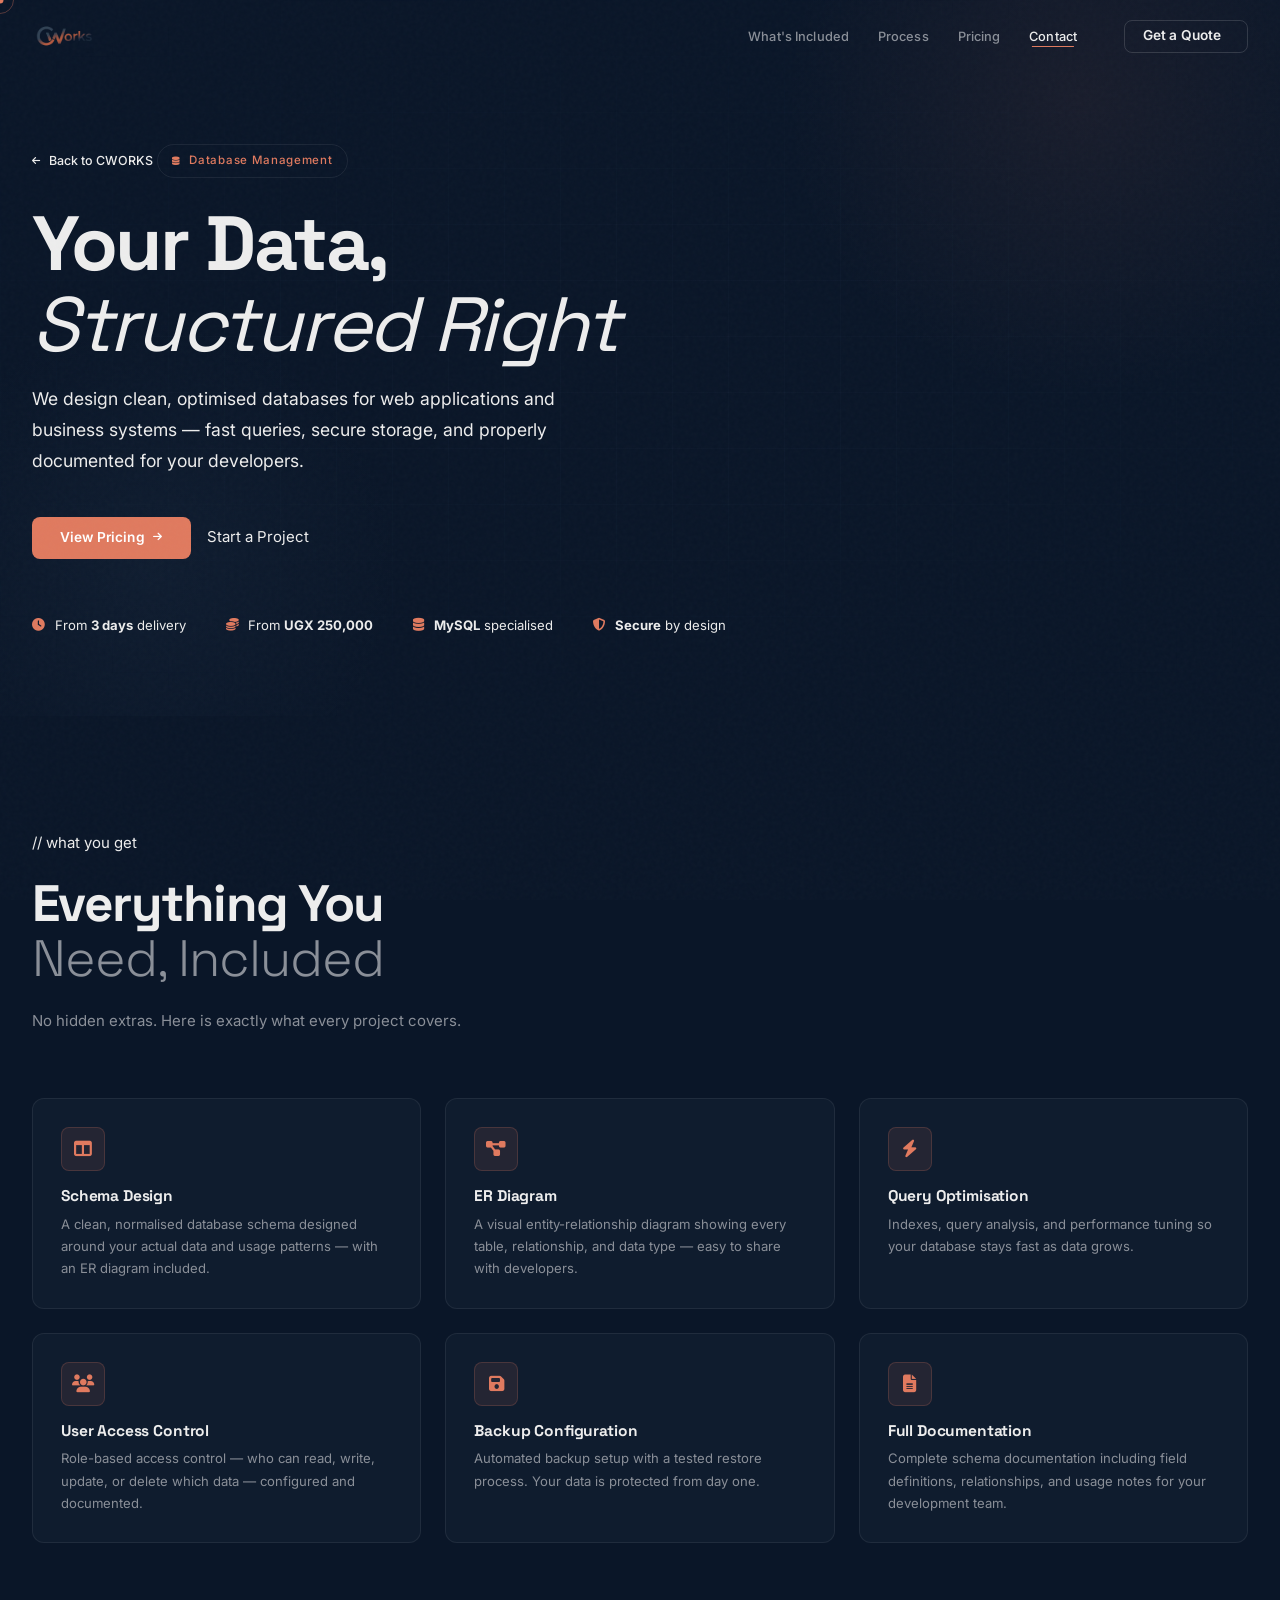
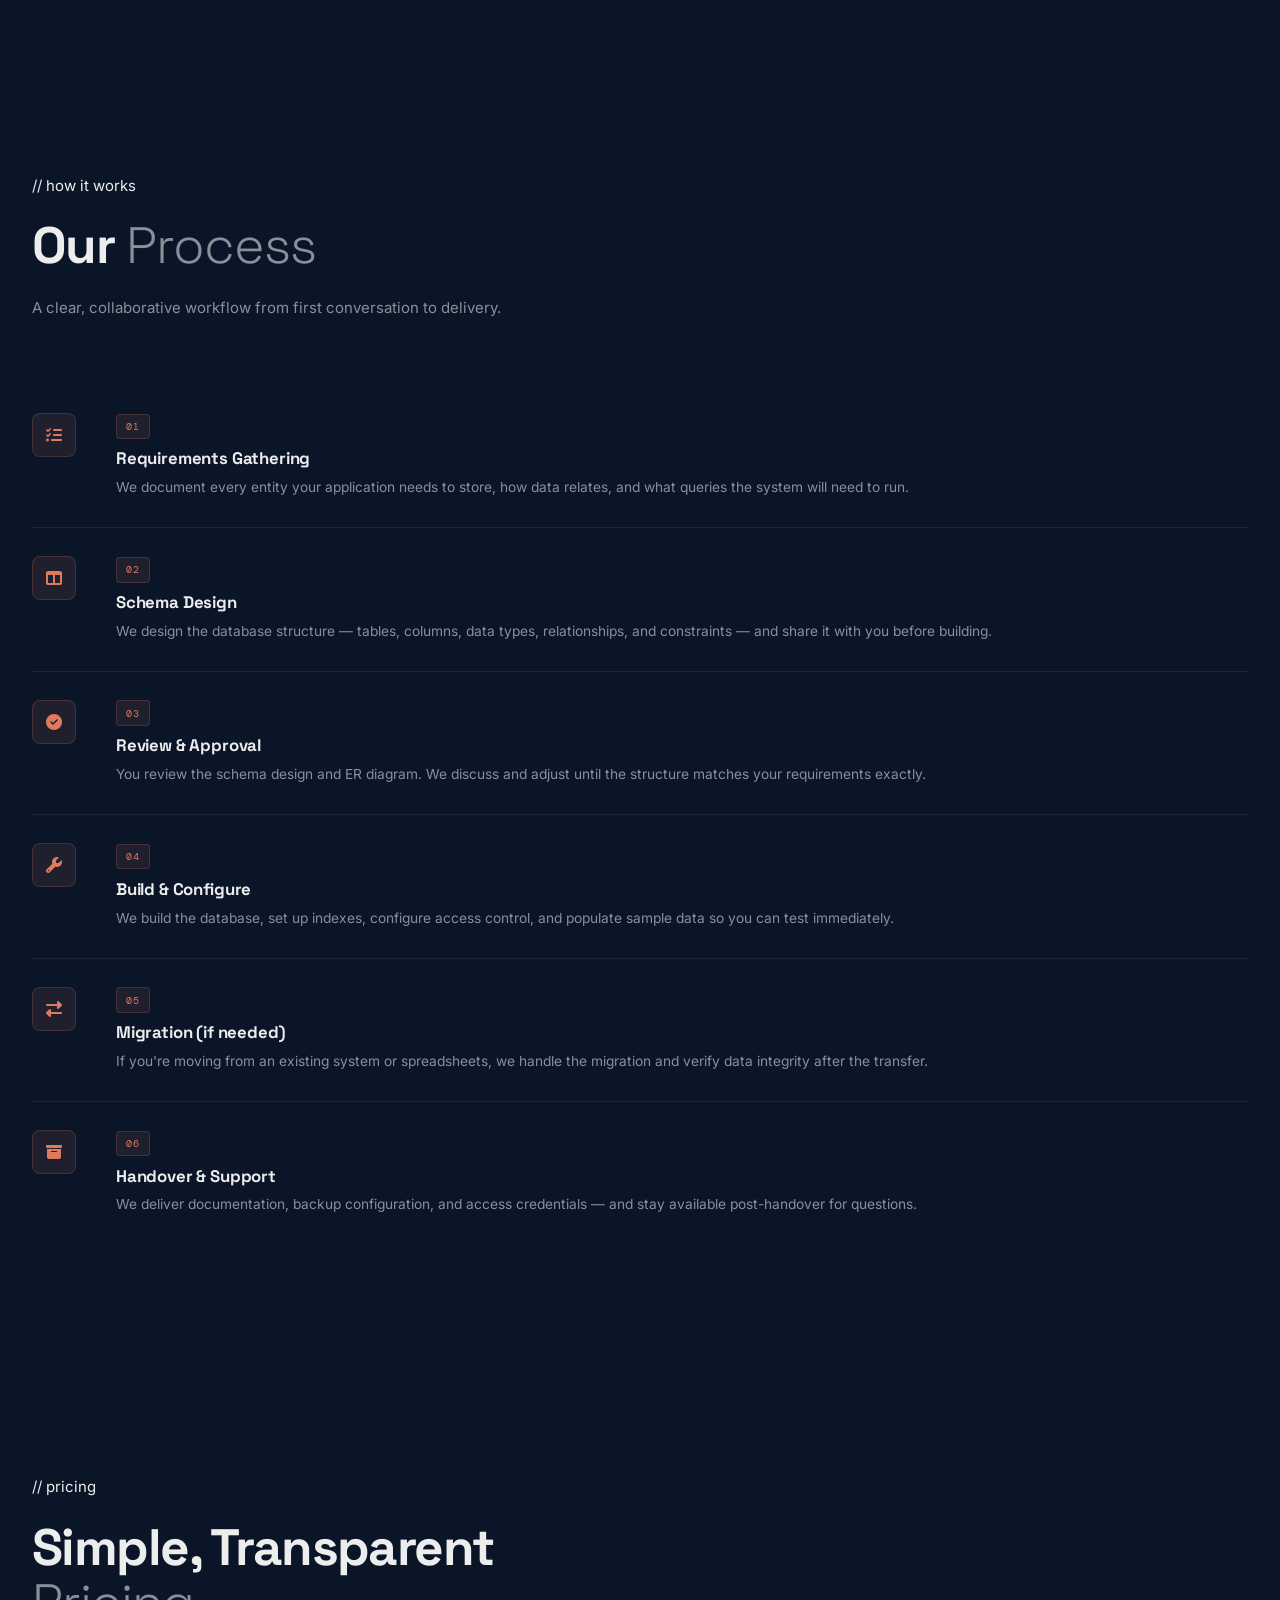
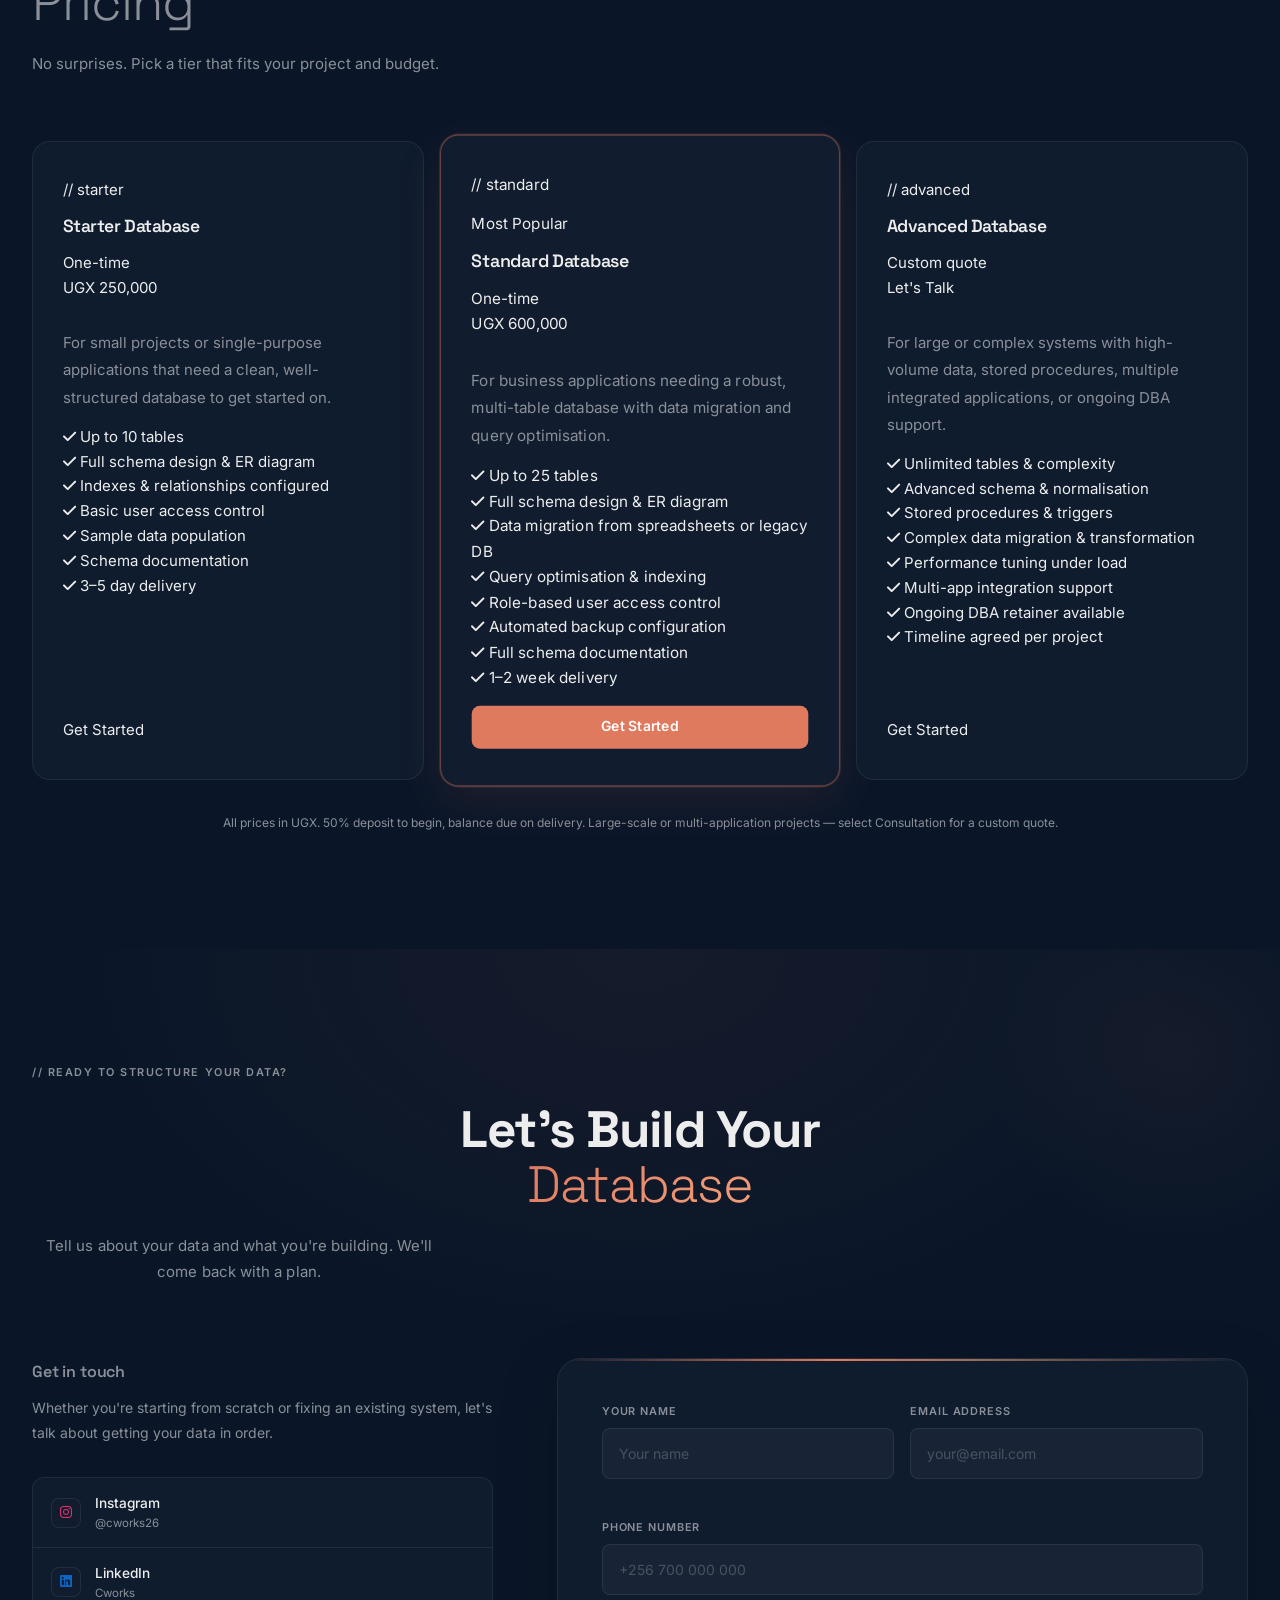
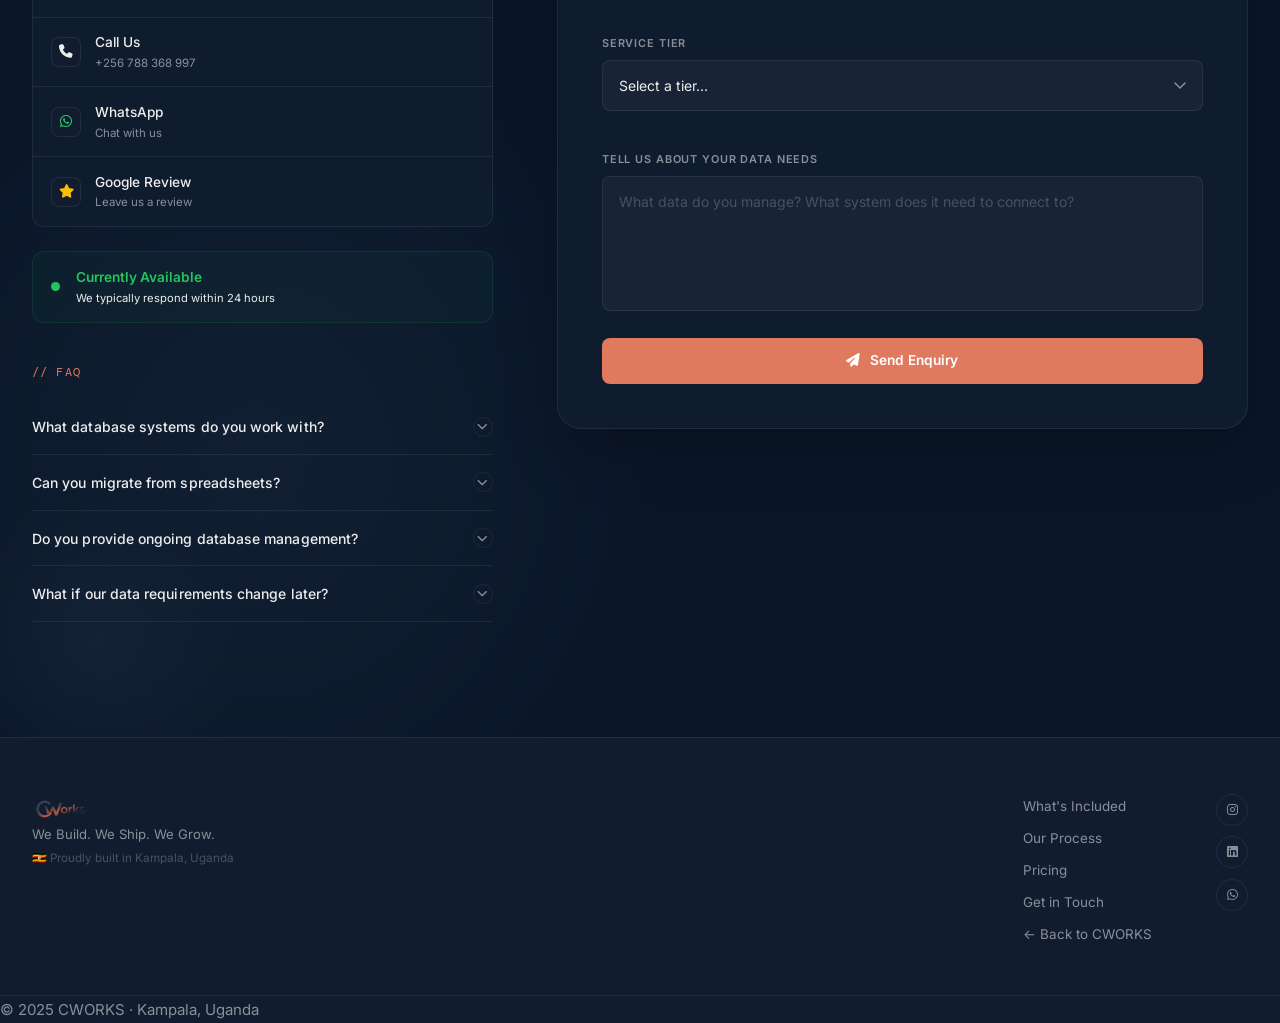
<file: database-management.html>
<!DOCTYPE html>
<html lang="en">
<head>
  <meta charset="UTF-8"/>
  <meta name="viewport" content="width=device-width, initial-scale=1.0"/>
  <title>Database Management — CWORKS · Kampala, Uganda</title>
  <meta name="description" content="CWORKS designs and builds clean, optimised MySQL databases for web applications and business systems across Uganda."/>
  <link rel="icon" type="image/png" href="cworks-logo-transparent.png"/>
  <link rel="preconnect" href="https://fonts.googleapis.com"/>
  <link rel="preconnect" href="https://fonts.gstatic.com" crossorigin/>
  <link href="https://fonts.googleapis.com/css2?family=Space+Grotesk:wght@300;400;500;600;700&family=Inter:wght@300;400;500;600;700&family=DM+Mono:wght@400;500&display=swap" rel="stylesheet"/>
  <link rel="stylesheet" href="https://cdnjs.cloudflare.com/ajax/libs/font-awesome/6.5.0/css/all.min.css"/>
  <link rel="stylesheet" href="styles.css"/>
  <link rel="stylesheet" href="typography.css"/>
  <style>
    .service-hero{position:relative;min-height:70vh;display:flex;align-items:center;padding:9rem 2rem 5rem;overflow:hidden;background:var(--bg-primary)}
    .service-hero-bg{position:absolute;inset:0;pointer-events:none}
    .service-hero-glow-1{position:absolute;width:600px;height:600px;top:-200px;right:-100px;border-radius:50%;background:radial-gradient(circle,rgba(224,122,95,.07) 0%,transparent 70%);animation:floatOrb 9s ease-in-out infinite}
    .service-hero-glow-2{position:absolute;width:500px;height:500px;bottom:-100px;left:-100px;border-radius:50%;background:radial-gradient(circle,rgba(65,90,119,.1) 0%,transparent 70%);animation:floatOrb 12s ease-in-out infinite reverse}
    .service-hero-grid{position:absolute;inset:0;background-image:linear-gradient(rgba(65,90,119,.05) 1px,transparent 1px),linear-gradient(90deg,rgba(65,90,119,.05) 1px,transparent 1px);background-size:56px 56px;mask-image:radial-gradient(ellipse 90% 70% at 50% 50%,black 20%,transparent 80%)}
    .service-hero-content{position:relative;z-index:2;max-width:1280px;margin:0 auto;width:100%}
    .service-hero-back{display:inline-flex;align-items:center;gap:.55rem;font-size:.78rem;font-weight:500;color:var(--text-secondary);margin-bottom:2rem;transition:color .2s}
    .service-hero-back:hover{color:var(--white)}
    .service-hero-eyebrow{display:inline-flex;align-items:center;gap:.55rem;padding:.4rem .88rem;border:1px solid var(--border);border-radius:100px;font-size:.72rem;font-weight:500;color:var(--accent);letter-spacing:.06em;margin-bottom:1.5rem;background:var(--accent-light)}
    .service-hero-title{font-size:clamp(2.5rem,6vw,5rem);font-weight:800;letter-spacing:-.03em;line-height:1.05;margin-bottom:1.25rem;max-width:800px}
    .service-hero-title em{font-family:var(--font-serif);font-style:italic;font-weight:400}
    .service-hero-sub{font-size:clamp(.92rem,1.7vw,1.1rem);color:var(--text-secondary);max-width:580px;line-height:1.75;margin-bottom:2.5rem}
    .service-hero-actions{display:flex;align-items:center;gap:1rem;flex-wrap:wrap}
    .service-hero-meta{display:flex;align-items:center;gap:2.5rem;margin-top:3.5rem;flex-wrap:wrap}
    .meta-item{display:flex;align-items:center;gap:.6rem;font-size:.82rem;color:var(--text-secondary)}
    .meta-item i{color:var(--accent);font-size:.8rem}
    .meta-item strong{color:var(--white)}
    .includes-grid{display:grid;grid-template-columns:repeat(3,1fr);gap:1.5rem}
    .include-card{background:var(--bg-card);border:1px solid var(--border);border-radius:var(--r-md);padding:1.75rem;transition:border-color .3s,transform .3s,background .3s,box-shadow .3s;position:relative;overflow:hidden}
    .include-card::before{content:'';position:absolute;top:0;left:0;right:0;height:2px;background:linear-gradient(90deg,transparent,var(--accent),transparent);opacity:0;transition:opacity .3s}
    .include-card:hover{border-color:rgba(224,122,95,.3);transform:translateY(-4px);background:var(--bg-card-h);box-shadow:0 16px 40px rgba(0,0,0,.2)}
    .include-card:hover::before{opacity:1}
    .include-icon{width:44px;height:44px;border-radius:var(--r-sm);background:var(--accent-low);border:1px solid var(--accent-glow);display:flex;align-items:center;justify-content:center;color:var(--accent);font-size:1.1rem;margin-bottom:1.1rem;transition:transform .3s,box-shadow .3s}
    .include-card:hover .include-icon{transform:scale(1.12) rotate(-4deg);box-shadow:0 0 20px rgba(224,122,95,.25)}
    .include-card h3{font-size:.97rem;font-weight:700;letter-spacing:-.01em;margin-bottom:.45rem;color:var(--text)}
    .include-card p{font-size:.82rem;color:var(--text-muted);line-height:1.7}
    .process-steps{display:flex;flex-direction:column;gap:0}
    .process-step{display:grid;grid-template-columns:56px 1fr;gap:1.75rem;align-items:start;padding:1.75rem 0;border-bottom:1px solid var(--border);transition:padding-left .3s}
    .process-step:last-child{border-bottom:none}
    .process-step:hover{padding-left:8px}
    .process-step-icon{width:44px;height:44px;border-radius:var(--r-sm);background:var(--accent-low);border:1px solid var(--accent-glow);display:flex;align-items:center;justify-content:center;color:var(--accent);font-size:1rem;flex-shrink:0;transition:box-shadow .3s,transform .3s}
    .process-step:hover .process-step-icon{box-shadow:0 0 16px rgba(224,122,95,.3);transform:scale(1.08)}
    .process-step-number{display:none}
    .process-step-label{display:inline-block;font-family:var(--font-mono);font-size:.65rem;letter-spacing:.12em;color:var(--accent);background:var(--accent-low);border:1px solid var(--accent-glow);border-radius:4px;padding:.2rem .55rem;margin-bottom:.65rem}
    .process-step-title{font-size:1.05rem;font-weight:700;letter-spacing:-.01em;margin-bottom:.45rem}
    .process-step-desc{font-size:.86rem;color:var(--text-muted);line-height:1.75}
    @media(max-width:900px){.includes-grid{grid-template-columns:repeat(2,1fr)}}
    @media(max-width:600px){.includes-grid{grid-template-columns:1fr}.service-hero-meta{gap:1.5rem}.process-step{grid-template-columns:44px 1fr;gap:1.25rem}}
  </style>
</head>
<body>
  <div class="noise-overlay" aria-hidden="true"></div>
  <div class="cursor" id="cursor"></div>
  <div class="cursor-follower" id="cursor-follower"></div>
  <nav class="navbar" id="navbar" role="navigation" aria-label="Main navigation">
    <div class="nav-inner">
      <a href="index.html" class="nav-logo" aria-label="CWORKS home">
        <img src="cworks-logo-transparent.png" alt="CWORKS" class="nav-logo-img"/>
      </a>
      <ul class="nav-links" role="list">
        <li><a href="#includes" class="nav-link">What's Included</a></li>
        <li><a href="#process"  class="nav-link">Process</a></li>
        <li><a href="#pricing"  class="nav-link">Pricing</a></li>
        <li><a href="#contact"  class="nav-link">Contact</a></li>
      </ul>
      <a href="#contact" class="nav-cta"><span>Get a Quote</span><i class="fa-solid fa-arrow-up-right fa-xs"></i></a>
      <button class="hamburger" id="hamburger" aria-label="Toggle mobile menu" aria-expanded="false"><span></span><span></span></button>
    </div>
    <div class="mobile-menu" id="mobileMenu">
      <a href="#includes" class="nav-link">What's Included</a>
      <a href="#process"  class="nav-link">Process</a>
      <a href="#pricing"  class="nav-link">Pricing</a>
      <a href="#contact"  class="nav-link">Contact</a>
    </div>
  </nav>
  <section class="service-hero" aria-label="Database Management service">
    <div class="service-hero-bg" aria-hidden="true">
      <div class="service-hero-glow-1"></div>
      <div class="service-hero-glow-2"></div>
      <div class="service-hero-grid"></div>
    </div>
    <div class="service-hero-content">
      <a href="index.html" class="service-hero-back reveal"><i class="fa-solid fa-arrow-left fa-xs"></i> Back to CWORKS</a>
      <div class="service-hero-eyebrow reveal"><i class="fa-solid fa-database fa-xs"></i><span>Database Management</span></div>
      <h1 class="service-hero-title reveal">Your Data,<br/><em>Structured Right</em></h1>
      <p class="service-hero-sub reveal">We design clean, optimised databases for web applications and business systems — fast queries, secure storage, and properly documented for your developers.</p>
      <div class="service-hero-actions reveal">
        <a href="#pricing" class="btn-primary mag-btn"><span>View Pricing</span><i class="fa-solid fa-arrow-right fa-xs"></i></a>
        <a href="#contact" class="btn-secondary mag-btn"><span>Start a Project</span></a>
      </div>
      <div class="service-hero-meta reveal">
        <div class="meta-item"><i class="fa-solid fa-clock"></i><span>From <strong>3 days</strong> delivery</span></div>
        <div class="meta-item"><i class="fa-solid fa-coins"></i><span>From <strong>UGX 250,000</strong></span></div>
        <div class="meta-item"><i class="fa-solid fa-database"></i><span><strong>MySQL</strong> specialised</span></div>
        <div class="meta-item"><i class="fa-solid fa-shield-halved"></i><span><strong>Secure</strong> by design</span></div>
      </div>
    </div>
  </section>
  <section class="section about" id="includes" style="background:var(--bg-secondary);">
    <div class="container">
      <div class="section-header">
        <span class="section-label reveal">// what you get</span>
        <h2 class="section-title reveal">Everything You<br/><em>Need, Included</em></h2>
        <p class="section-description reveal">No hidden extras. Here is exactly what every project covers.</p>
        <span class="accent-line reveal"></span>
      </div>
      <div class="includes-grid">
        <div class="include-card reveal">
          <div class="include-icon"><i class="fa-solid fa-table-columns"></i></div>
          <h3>Schema Design</h3>
          <p>A clean, normalised database schema designed around your actual data and usage patterns — with an ER diagram included.</p>
        </div>
        <div class="include-card reveal">
          <div class="include-icon"><i class="fa-solid fa-diagram-project"></i></div>
          <h3>ER Diagram</h3>
          <p>A visual entity-relationship diagram showing every table, relationship, and data type — easy to share with developers.</p>
        </div>
        <div class="include-card reveal">
          <div class="include-icon"><i class="fa-solid fa-bolt"></i></div>
          <h3>Query Optimisation</h3>
          <p>Indexes, query analysis, and performance tuning so your database stays fast as data grows.</p>
        </div>
        <div class="include-card reveal">
          <div class="include-icon"><i class="fa-solid fa-users"></i></div>
          <h3>User Access Control</h3>
          <p>Role-based access control — who can read, write, update, or delete which data — configured and documented.</p>
        </div>
        <div class="include-card reveal">
          <div class="include-icon"><i class="fa-solid fa-floppy-disk"></i></div>
          <h3>Backup Configuration</h3>
          <p>Automated backup setup with a tested restore process. Your data is protected from day one.</p>
        </div>
        <div class="include-card reveal">
          <div class="include-icon"><i class="fa-solid fa-file-lines"></i></div>
          <h3>Full Documentation</h3>
          <p>Complete schema documentation including field definitions, relationships, and usage notes for your development team.</p>
        </div>
      </div>
    </div>
  </section>
  <section class="section process-section" id="process">
    <div class="container">
      <div class="section-header">
        <span class="section-label reveal">// how it works</span>
        <h2 class="section-title reveal">Our <em>Process</em></h2>
        <p class="section-description reveal">A clear, collaborative workflow from first conversation to delivery.</p>
        <span class="accent-line reveal"></span>
      </div>
      <div class="process-steps">
        <div class="process-step reveal">
          <div class="process-step-icon"><i class="fa-solid fa-list-check"></i></div>
          <div class="process-step-content">
            <span class="process-step-label">01</span>
            <h3 class="process-step-title">Requirements Gathering</h3>
            <p class="process-step-desc">We document every entity your application needs to store, how data relates, and what queries the system will need to run.</p>
          </div>
        </div>
        <div class="process-step reveal">
          <div class="process-step-icon"><i class="fa-solid fa-table-columns"></i></div>
          <div class="process-step-content">
            <span class="process-step-label">02</span>
            <h3 class="process-step-title">Schema Design</h3>
            <p class="process-step-desc">We design the database structure — tables, columns, data types, relationships, and constraints — and share it with you before building.</p>
          </div>
        </div>
        <div class="process-step reveal">
          <div class="process-step-icon"><i class="fa-solid fa-circle-check"></i></div>
          <div class="process-step-content">
            <span class="process-step-label">03</span>
            <h3 class="process-step-title">Review &amp; Approval</h3>
            <p class="process-step-desc">You review the schema design and ER diagram. We discuss and adjust until the structure matches your requirements exactly.</p>
          </div>
        </div>
        <div class="process-step reveal">
          <div class="process-step-icon"><i class="fa-solid fa-wrench"></i></div>
          <div class="process-step-content">
            <span class="process-step-label">04</span>
            <h3 class="process-step-title">Build &amp; Configure</h3>
            <p class="process-step-desc">We build the database, set up indexes, configure access control, and populate sample data so you can test immediately.</p>
          </div>
        </div>
        <div class="process-step reveal">
          <div class="process-step-icon"><i class="fa-solid fa-right-left"></i></div>
          <div class="process-step-content">
            <span class="process-step-label">05</span>
            <h3 class="process-step-title">Migration (if needed)</h3>
            <p class="process-step-desc">If you're moving from an existing system or spreadsheets, we handle the migration and verify data integrity after the transfer.</p>
          </div>
        </div>
        <div class="process-step reveal">
          <div class="process-step-icon"><i class="fa-solid fa-box-archive"></i></div>
          <div class="process-step-content">
            <span class="process-step-label">06</span>
            <h3 class="process-step-title">Handover &amp; Support</h3>
            <p class="process-step-desc">We deliver documentation, backup configuration, and access credentials — and stay available post-handover for questions.</p>
          </div>
        </div>
      </div>
    </div>
  </section>
  <section class="section projects" id="pricing" style="background:var(--bg-primary);">
    <div class="container">
      <div class="section-header">
        <span class="section-label reveal">// pricing</span>
        <h2 class="section-title reveal">Simple, Transparent<br/><em>Pricing</em></h2>
        <p class="section-description reveal">No surprises. Pick a tier that fits your project and budget.</p>
        <span class="accent-line reveal"></span>
      </div>
      <div class="pricing-grid reveal">
        <div class="pricing-card">
          <div class="pricing-tier-label font-code">// starter</div>
          <h3 class="pricing-name">Starter Database</h3>
          <div class="ch-price-block">
            <div class="ch-price-label">One-time</div>
            <div class="ch-price-main">UGX 250,000</div>
          </div>
          <div class="ch-divider"></div>
          <p class="pricing-desc">For small projects or single-purpose applications that need a clean, well-structured database to get started on.</p>
          <ul class="pricing-features">
            <li><i class="fa-solid fa-check"></i> Up to 10 tables</li>
            <li><i class="fa-solid fa-check"></i> Full schema design &amp; ER diagram</li>
            <li><i class="fa-solid fa-check"></i> Indexes &amp; relationships configured</li>
            <li><i class="fa-solid fa-check"></i> Basic user access control</li>
            <li><i class="fa-solid fa-check"></i> Sample data population</li>
            <li><i class="fa-solid fa-check"></i> Schema documentation</li>
            <li><i class="fa-solid fa-check"></i> 3&#8211;5 day delivery</li>
          </ul>
          <a href="#contact" class="btn-secondary" style="width:100%;justify-content:center;margin-top:auto;">Get Started</a>
        </div>
        <div class="pricing-card pricing-card--featured">
          <div class="pricing-tier-label font-code">// standard</div>
          <div class="pricing-popular-badge">Most Popular</div>
          <h3 class="pricing-name">Standard Database</h3>
          <div class="ch-price-block">
            <div class="ch-price-label">One-time</div>
            <div class="ch-price-main">UGX 600,000</div>
          </div>
          <div class="ch-divider"></div>
          <p class="pricing-desc">For business applications needing a robust, multi-table database with data migration and query optimisation.</p>
          <ul class="pricing-features">
            <li><i class="fa-solid fa-check"></i> Up to 25 tables</li>
            <li><i class="fa-solid fa-check"></i> Full schema design &amp; ER diagram</li>
            <li><i class="fa-solid fa-check"></i> Data migration from spreadsheets or legacy DB</li>
            <li><i class="fa-solid fa-check"></i> Query optimisation &amp; indexing</li>
            <li><i class="fa-solid fa-check"></i> Role-based user access control</li>
            <li><i class="fa-solid fa-check"></i> Automated backup configuration</li>
            <li><i class="fa-solid fa-check"></i> Full schema documentation</li>
            <li><i class="fa-solid fa-check"></i> 1&#8211;2 week delivery</li>
          </ul>
          <a href="#contact" class="btn-primary" style="width:100%;justify-content:center;margin-top:auto;">Get Started</a>
        </div>
        <div class="pricing-card">
          <div class="pricing-tier-label font-code">// advanced</div>
          <h3 class="pricing-name">Advanced Database</h3>
          <div class="ch-price-block">
            <div class="ch-price-label">Custom quote</div>
            <div class="ch-price-main">Let's Talk</div>
          </div>
          <div class="ch-divider"></div>
          <p class="pricing-desc">For large or complex systems with high-volume data, stored procedures, multiple integrated applications, or ongoing DBA support.</p>
          <ul class="pricing-features">
            <li><i class="fa-solid fa-check"></i> Unlimited tables &amp; complexity</li>
            <li><i class="fa-solid fa-check"></i> Advanced schema &amp; normalisation</li>
            <li><i class="fa-solid fa-check"></i> Stored procedures &amp; triggers</li>
            <li><i class="fa-solid fa-check"></i> Complex data migration &amp; transformation</li>
            <li><i class="fa-solid fa-check"></i> Performance tuning under load</li>
            <li><i class="fa-solid fa-check"></i> Multi-app integration support</li>
            <li><i class="fa-solid fa-check"></i> Ongoing DBA retainer available</li>
            <li><i class="fa-solid fa-check"></i> Timeline agreed per project</li>
          </ul>
          <a href="#contact" class="btn-secondary" style="width:100%;justify-content:center;margin-top:auto;">Get Started</a>
        </div>
      </div>
      <div class="pricing-notes reveal">
        <p class="font-code" style="color:var(--text-muted);font-size:.75rem;text-align:center;margin-top:1.5rem;">All prices in UGX. 50% deposit to begin, balance due on delivery. Large-scale or multi-application projects — select Consultation for a custom quote.</p>
      </div>
    </div>
    </section>  <section class="section contact" id="contact">
    <div class="contact-bg-glow" aria-hidden="true"></div>
    <div class="container">

      <div class="section-header" data-reveal>
        <div class="section-label"><span class="lt">// READY TO STRUCTURE YOUR DATA?</span></div>
        <h2 class="section-title">Let's Build Your<br/><em>Database</em></h2>
        <p class="section-sub">Tell us about your data and what you're building. We'll come back with a plan.</p>
      </div>

      <div class="contact-layout">

        <!-- LEFT -->
        <div class="contact-left" data-reveal>
          <p class="contact-left-headline">Get in touch</p>
          <p class="contact-left-sub">Whether you're starting from scratch or fixing an existing system, let's talk about getting your data in order.</p>

          <div class="clinks-list">
            <a href="https://www.instagram.com/cworks26/" class="clink" target="_blank" rel="noopener noreferrer">
              <span class="clink-ic" style="color:#E1306C"><i class="fa-brands fa-instagram"></i></span>
              <span class="clink-txt">Instagram<span style="display:block;font-size:.72rem;color:var(--text-muted);font-weight:400;">@cworks26</span></span>
              <i class="fa-solid fa-arrow-up-right clink-arr"></i>
            </a>
            <a href="https://www.linkedin.com/company/cworks26" class="clink" target="_blank" rel="noopener noreferrer">
              <span class="clink-ic" style="color:#0A66C2"><i class="fa-brands fa-linkedin"></i></span>
              <span class="clink-txt">LinkedIn<span style="display:block;font-size:.72rem;color:var(--text-muted);font-weight:400;">Cworks</span></span>
              <i class="fa-solid fa-arrow-up-right clink-arr"></i>
            </a>
            <a href="tel:+256788368997" class="clink">
              <span class="clink-ic"><i class="fa-solid fa-phone"></i></span>
              <span class="clink-txt">Call Us<span style="display:block;font-size:.72rem;color:var(--text-muted);font-weight:400;">+256 788 368 997</span></span>
              <i class="fa-solid fa-arrow-up-right clink-arr"></i>
            </a>
            <a href="https://wa.me/256788368997" class="clink" target="_blank" rel="noopener noreferrer">
              <span class="clink-ic" style="color:#25D366"><i class="fa-brands fa-whatsapp"></i></span>
              <span class="clink-txt">WhatsApp<span style="display:block;font-size:.72rem;color:var(--text-muted);font-weight:400;">Chat with us</span></span>
              <i class="fa-solid fa-arrow-up-right clink-arr"></i>
            </a>
            <a href="https://g.page/r/CXH2-fsHKeH0EBM/review" class="clink" target="_blank" rel="noopener noreferrer">
              <span class="clink-ic" style="color:#FBBC04"><i class="fa-solid fa-star"></i></span>
              <span class="clink-txt">Google Review<span style="display:block;font-size:.72rem;color:var(--text-muted);font-weight:400;">Leave us a review</span></span>
              <i class="fa-solid fa-arrow-up-right clink-arr"></i>
            </a>
          </div>

          <div class="contact-avail">
            <div class="avail-ring"></div>
            <div>
              <div class="avail-title">Currently Available</div>
              <div class="avail-sub">We typically respond within 24 hours</div>
            </div>
          </div>

          <div style="margin-top:2.5rem;">
            <p style="font-size:.72rem;font-family:var(--font-mono);letter-spacing:.1em;color:var(--accent);margin-bottom:1rem;">// FAQ</p>
            <div class="faq-list">
              <details class="faq-item">
                <summary class="faq-q">What database systems do you work with? <span class="faq-chevron"><i class="fa-solid fa-chevron-down"></i></span></summary>
                <p class="faq-a">We primarily work with MySQL. We can also work with SQLite for lightweight apps or PostgreSQL if your stack requires it.</p>
              </details>
              <details class="faq-item">
                <summary class="faq-q">Can you migrate from spreadsheets? <span class="faq-chevron"><i class="fa-solid fa-chevron-down"></i></span></summary>
                <p class="faq-a">Yes. We handle migrations from spreadsheets, legacy databases, and CSV exports. We verify data integrity after every migration.</p>
              </details>
              <details class="faq-item">
                <summary class="faq-q">Do you provide ongoing database management? <span class="faq-chevron"><i class="fa-solid fa-chevron-down"></i></span></summary>
                <p class="faq-a">Yes. Post-launch support is available for schema changes, performance tuning, and query optimisation.</p>
              </details>
              <details class="faq-item">
                <summary class="faq-q">What if our data requirements change later? <span class="faq-chevron"><i class="fa-solid fa-chevron-down"></i></span></summary>
                <p class="faq-a">Good schema design accounts for growth. We document the structure so future developers can extend it without breaking what's already there.</p>
              </details>
            </div>
          </div>
        </div>

        <!-- RIGHT: form -->
        <div class="contact-form-wrap" data-reveal data-reveal-delay="1">
          <form id="contact-form" action="https://api.web3forms.com/submit" method="POST" novalidate>
            <input type="hidden" name="access_key" value="dd3dd29d-fc75-4ea5-b907-18526ad695c6"/>
            <input type="hidden" name="redirect" value="false"/>
            <input type="hidden" name="subject" value="Database Management Enquiry — CWORKS"/>
            <input type="hidden" name="from_name" value="CWORKS Database Management Page"/>

            <div class="form-row">
              <div class="fg">
                <label for="contact-name">Your Name</label>
                <input type="text" id="contact-name" name="name" placeholder="Your name" autocomplete="name" required/>
                <span class="fe" id="name-error" aria-live="polite"></span>
              </div>
              <div class="fg">
                <label for="contact-email">Email Address</label>
                <input type="email" id="contact-email" name="email" placeholder="your@email.com" autocomplete="email" required/>
                <span class="fe" id="email-error" aria-live="polite"></span>
              </div>
            </div>

            <div class="fg">
              <label for="contact-phone">Phone Number</label>
              <input type="tel" id="contact-phone" name="phone" placeholder="+256 700 000 000" autocomplete="tel" required/>
              <span class="fe" id="phone-error" aria-live="polite"></span>
            </div>

            <div class="fg">
              <label for="contact-tier">Service Tier</label>
              <select id="contact-tier" name="tier">
                <option value="" disabled selected>Select a tier&#8230;</option>
                <option value="Starter Database — UGX 250,000">Starter Database — UGX 250,000</option>
                <option value="Standard Database — UGX 600,000">Standard Database — UGX 600,000</option>
                <option value="Advanced Database — Custom">Advanced Database — Let's Talk</option>
                <option value="Consultation">Consultation &#8212; Let's discuss</option>
              </select>
              <span class="fe" id="tier-error" aria-live="polite"></span>
            </div>

            <div class="fg">
              <label for="contact-message">Tell us about your data needs</label>
              <textarea id="contact-message" name="message" placeholder="What data do you manage? What system does it need to connect to?" rows="5" required></textarea>
            </div>

            <div id="form-feedback" class="form-feedback" hidden></div>

            <button type="submit" id="form-submit" class="btn-submit mag-btn">
              <i class="fa-solid fa-paper-plane"></i>
              <span>Send Enquiry</span>
            </button>
          </form>
        </div>

      </div>
    </div>
  </section>
  <footer class="footer" role="contentinfo">
    <div class="footer-top-glow" aria-hidden="true"></div>
    <div class="container footer-inner">
      <div class="footer-brand">
        <div class="footer-logo"><a href="index.html" class="footer-logo-link"><img src="cworks-logo-transparent.png" alt="CWORKS" class="footer-logo-img"/></a></div>
        <p class="footer-tagline">We Build. We Ship. We Grow.</p>
        <p class="footer-origin">&#127482;&#127468; Proudly built in Kampala, Uganda</p>
      </div>
      <nav aria-label="Footer navigation"><ul class="footer-links" role="list">
        <li><a href="#includes" class="footer-link">What's Included</a></li>
        <li><a href="#process" class="footer-link">Our Process</a></li>
        <li><a href="#pricing" class="footer-link">Pricing</a></li>
        <li><a href="#contact" class="footer-link">Get in Touch</a></li>
        <li><a href="index.html" class="footer-link">&#8592; Back to CWORKS</a></li>
      </ul></nav>
      <div class="footer-socials">
        <a href="https://www.instagram.com/cworks26/" target="_blank" rel="noopener noreferrer" aria-label="Instagram"><i class="fa-brands fa-instagram"></i></a>
        <a href="https://www.linkedin.com/company/cworks26" target="_blank" rel="noopener noreferrer" aria-label="LinkedIn"><i class="fa-brands fa-linkedin"></i></a>
        <a href="https://wa.me/256788368997" target="_blank" rel="noopener noreferrer" aria-label="WhatsApp"><i class="fa-brands fa-whatsapp"></i></a>
      </div>
    </div>
    <p class="footer-copy">&#169; 2025 CWORKS &#183; Kampala, Uganda</p>
  </footer>
  <script src="script.js"></script>
</body>
</html>
</file>
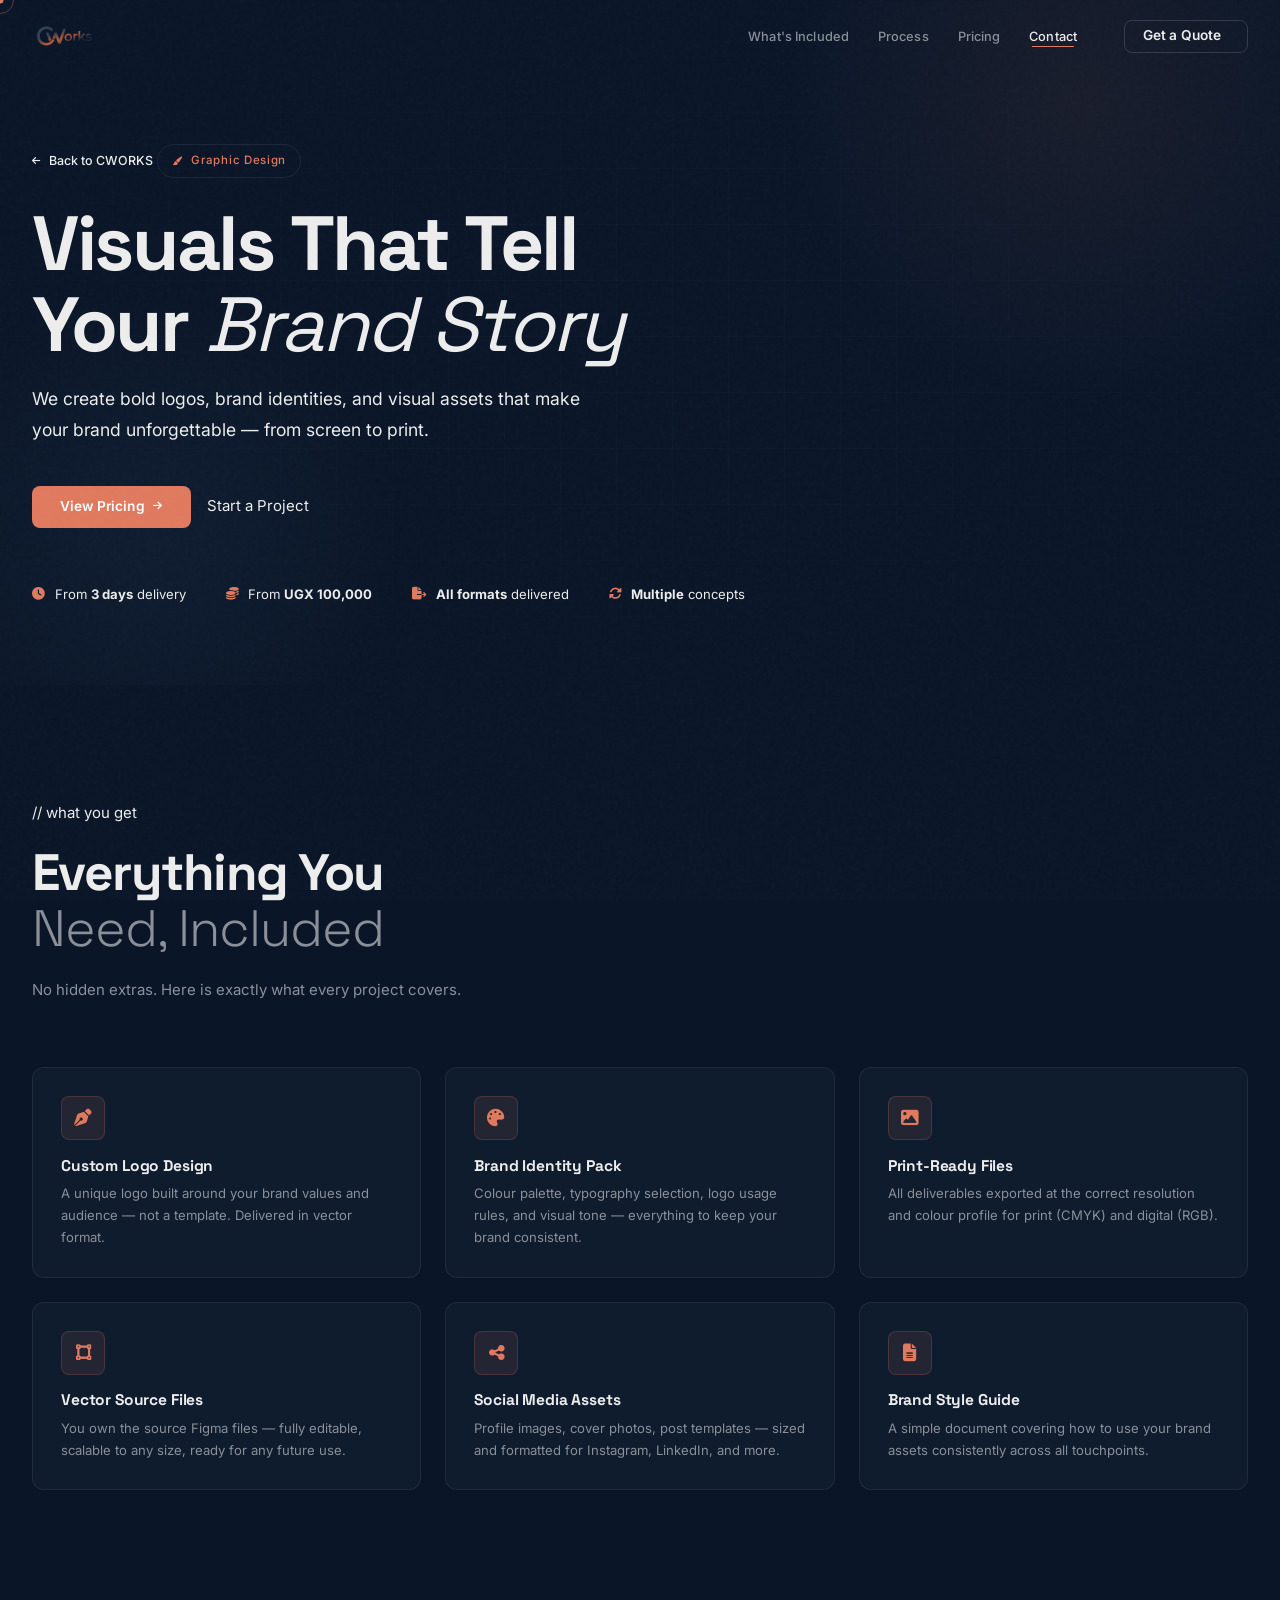
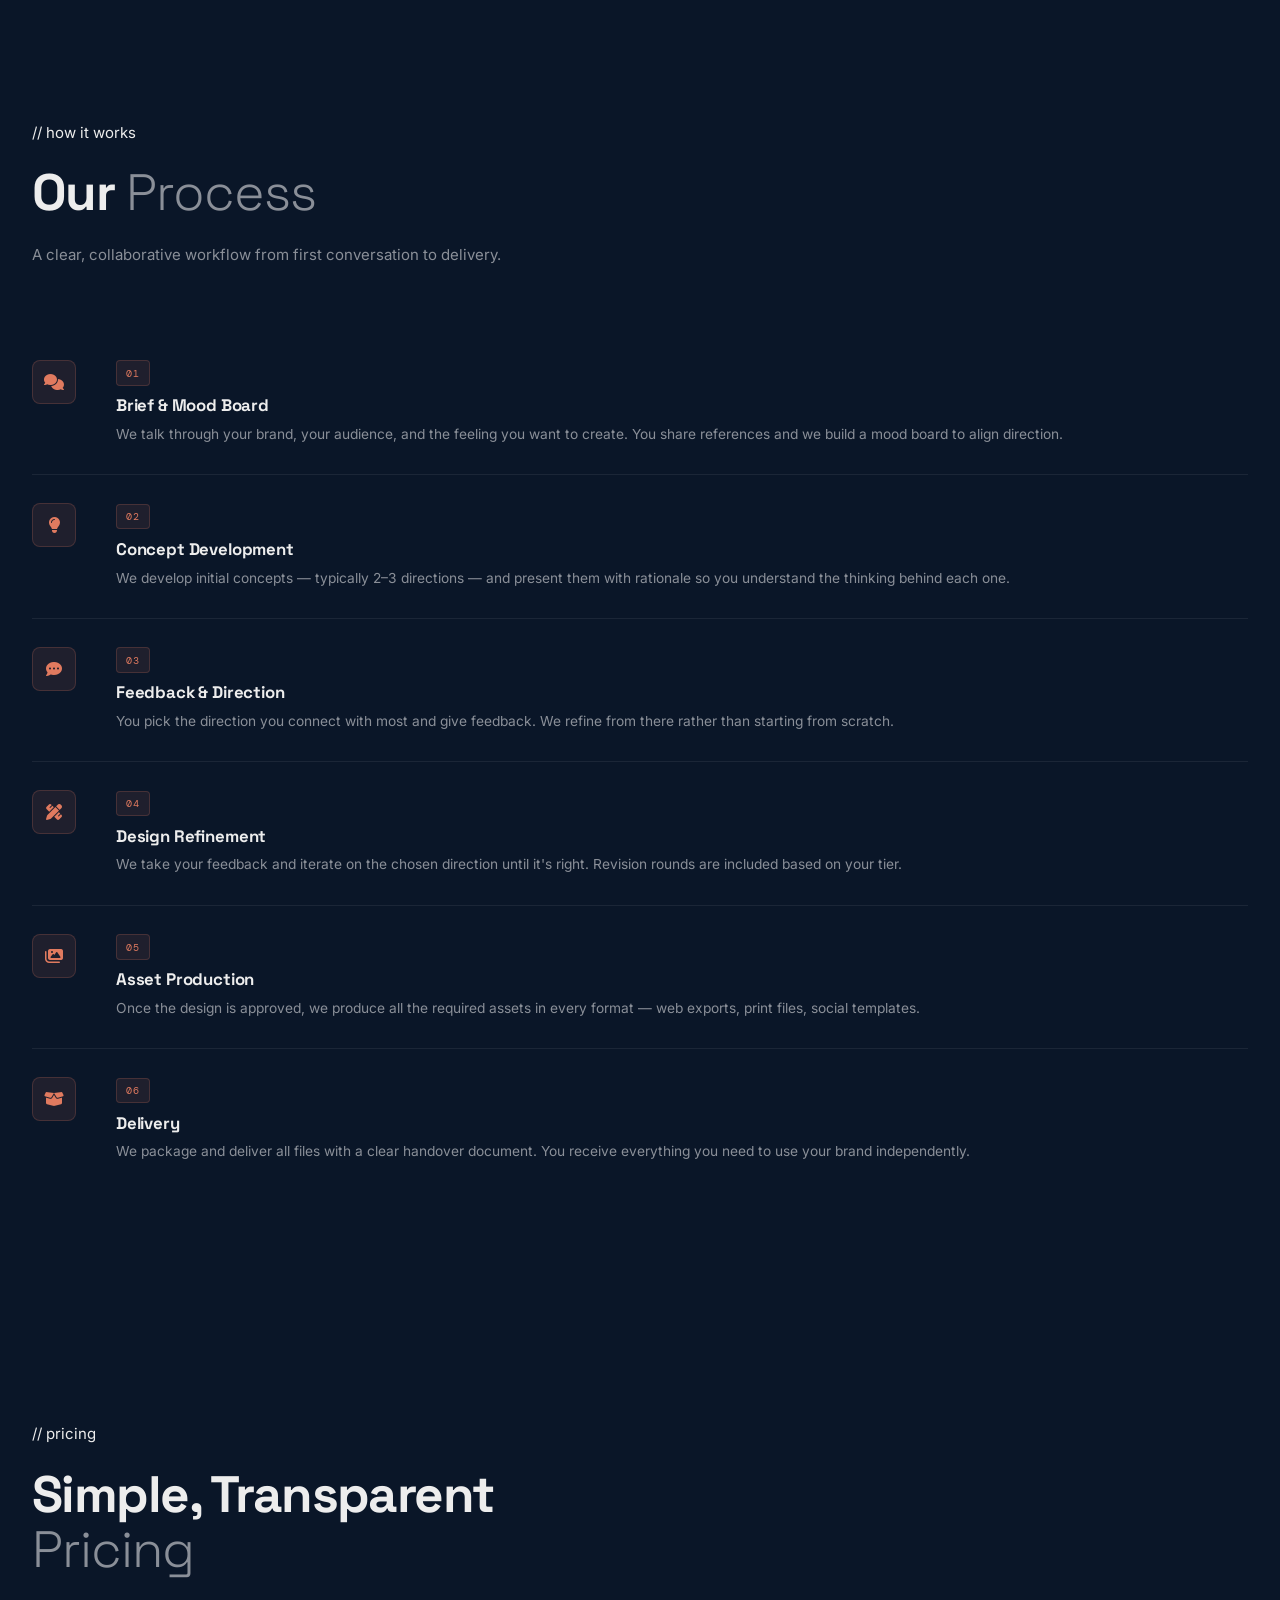
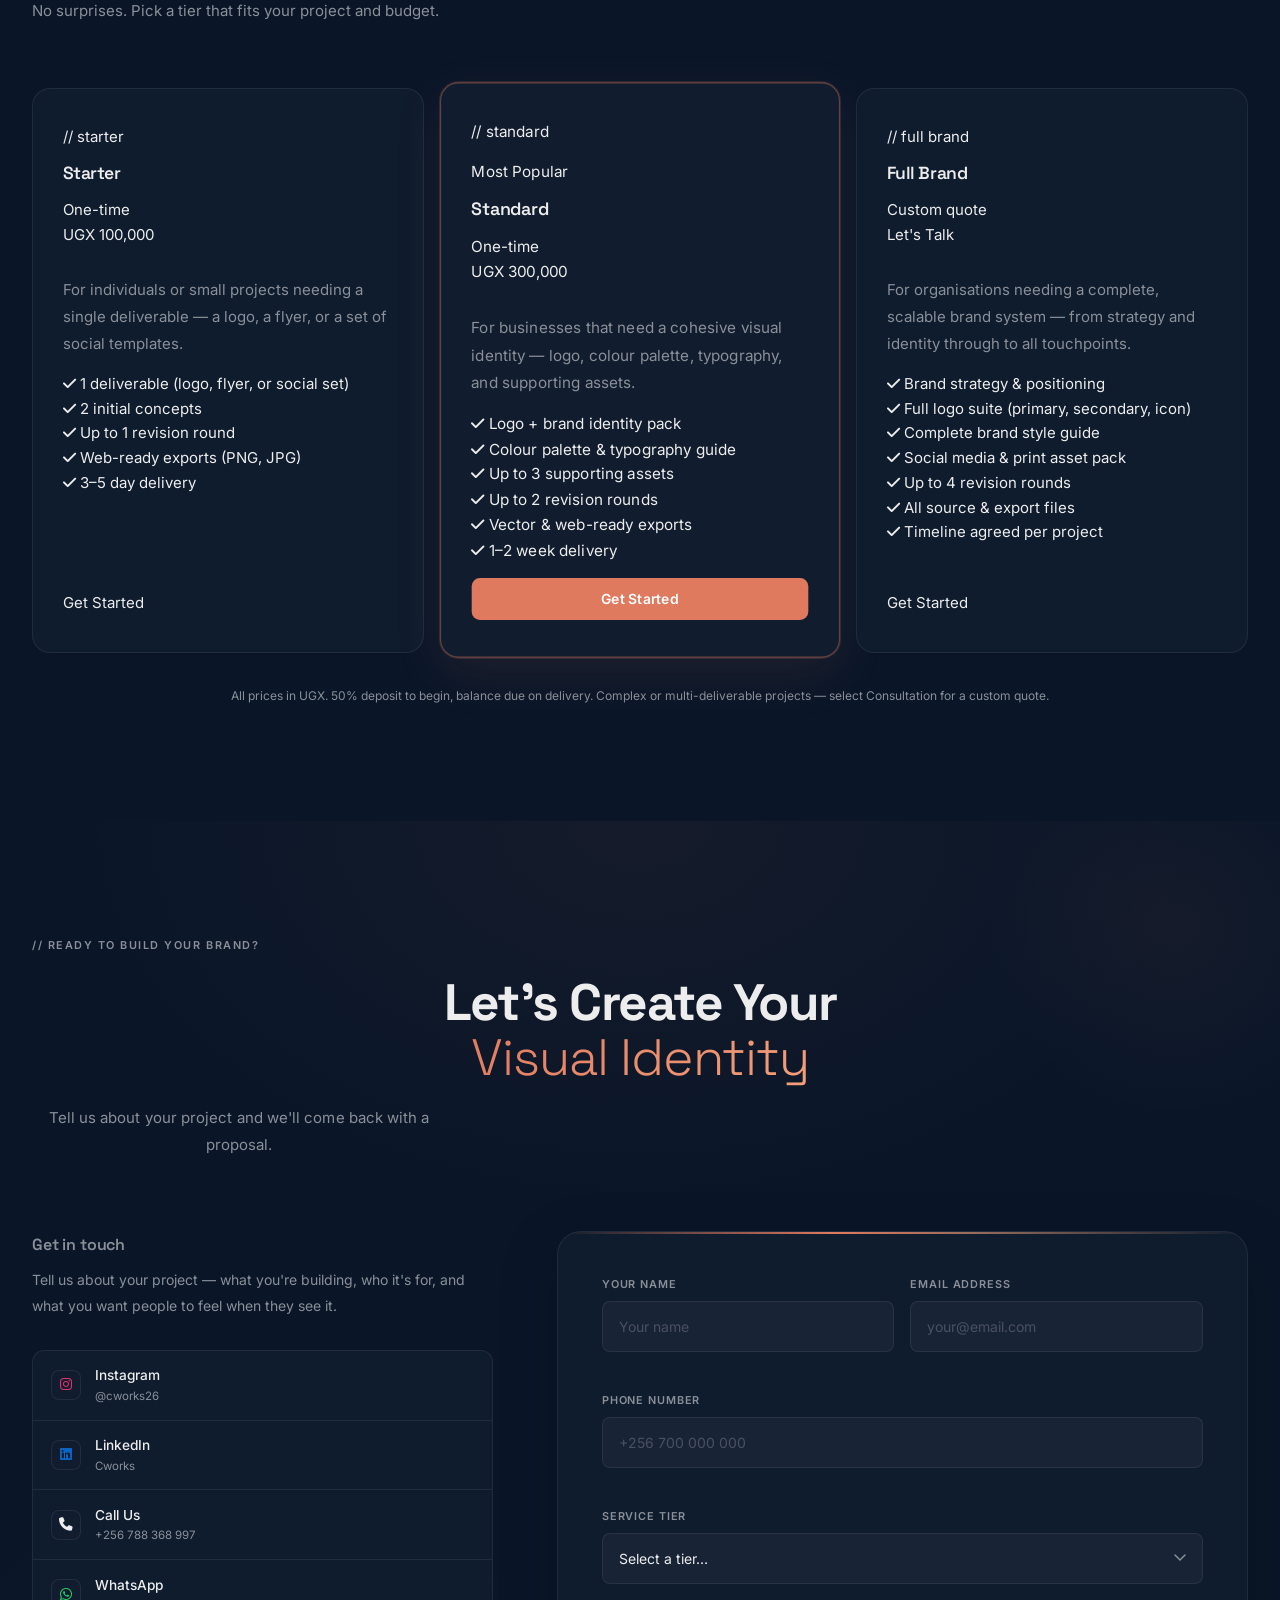
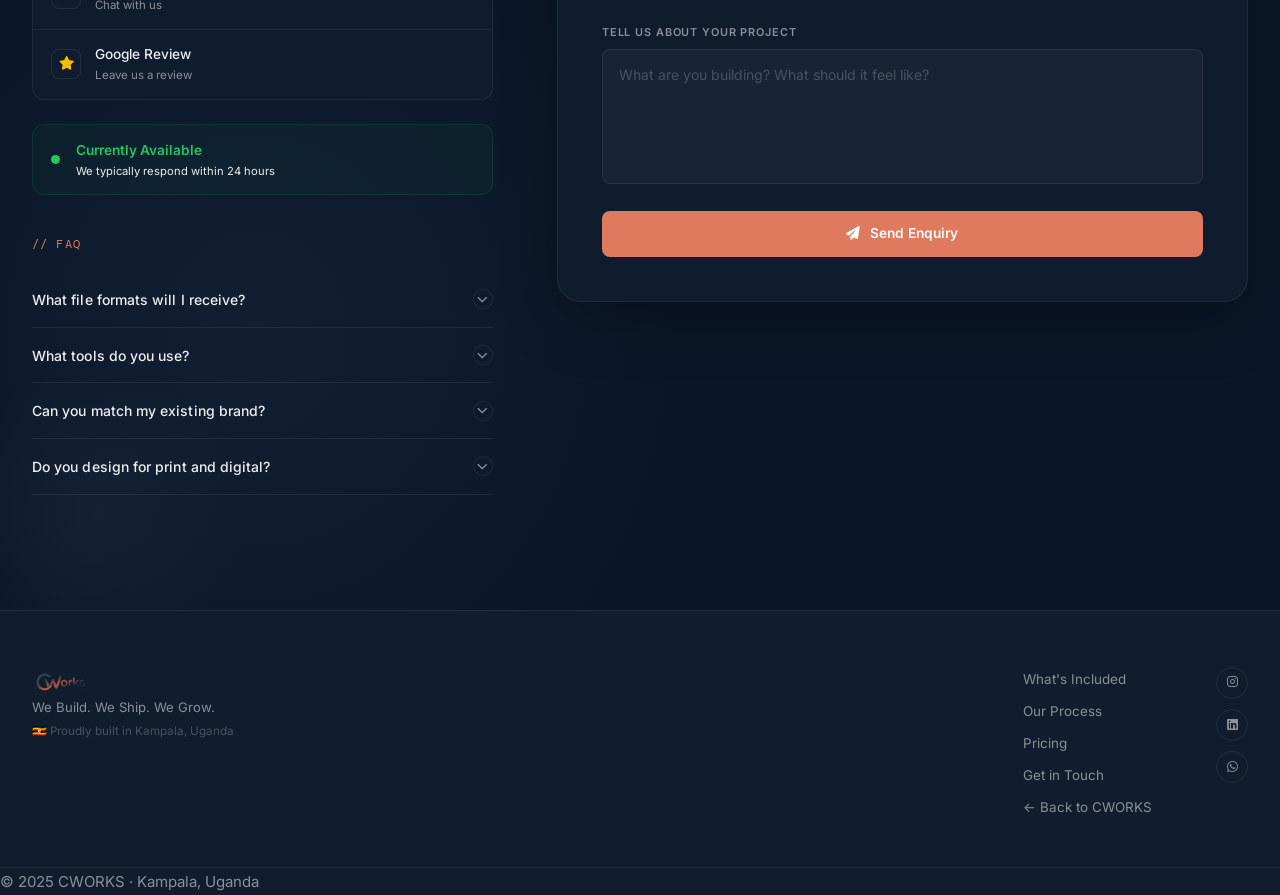
<file: graphic-design.html>
<!DOCTYPE html>
<html lang="en">
<head>
  <meta charset="UTF-8"/>
  <meta name="viewport" content="width=device-width, initial-scale=1.0"/>
  <title>Graphic Design — CWORKS · Kampala, Uganda</title>
  <meta name="description" content="CWORKS creates bold logos, brand identities, and visual assets for businesses and individuals across Uganda."/>
  <link rel="icon" type="image/png" href="cworks-logo-transparent.png"/>
  <link rel="preconnect" href="https://fonts.googleapis.com"/>
  <link rel="preconnect" href="https://fonts.gstatic.com" crossorigin/>
  <link href="https://fonts.googleapis.com/css2?family=Space+Grotesk:wght@300;400;500;600;700&family=Inter:wght@300;400;500;600;700&family=DM+Mono:wght@400;500&display=swap" rel="stylesheet"/>
  <link rel="stylesheet" href="https://cdnjs.cloudflare.com/ajax/libs/font-awesome/6.5.0/css/all.min.css"/>
  <link rel="stylesheet" href="styles.css"/>
  <link rel="stylesheet" href="typography.css"/>
  <style>
    .service-hero{position:relative;min-height:70vh;display:flex;align-items:center;padding:9rem 2rem 5rem;overflow:hidden;background:var(--bg-primary)}
    .service-hero-bg{position:absolute;inset:0;pointer-events:none}
    .service-hero-glow-1{position:absolute;width:600px;height:600px;top:-200px;right:-100px;border-radius:50%;background:radial-gradient(circle,rgba(224,122,95,.07) 0%,transparent 70%);animation:floatOrb 9s ease-in-out infinite}
    .service-hero-glow-2{position:absolute;width:500px;height:500px;bottom:-100px;left:-100px;border-radius:50%;background:radial-gradient(circle,rgba(65,90,119,.1) 0%,transparent 70%);animation:floatOrb 12s ease-in-out infinite reverse}
    .service-hero-grid{position:absolute;inset:0;background-image:linear-gradient(rgba(65,90,119,.05) 1px,transparent 1px),linear-gradient(90deg,rgba(65,90,119,.05) 1px,transparent 1px);background-size:56px 56px;mask-image:radial-gradient(ellipse 90% 70% at 50% 50%,black 20%,transparent 80%)}
    .service-hero-content{position:relative;z-index:2;max-width:1280px;margin:0 auto;width:100%}
    .service-hero-back{display:inline-flex;align-items:center;gap:.55rem;font-size:.78rem;font-weight:500;color:var(--text-secondary);margin-bottom:2rem;transition:color .2s}
    .service-hero-back:hover{color:var(--white)}
    .service-hero-eyebrow{display:inline-flex;align-items:center;gap:.55rem;padding:.4rem .88rem;border:1px solid var(--border);border-radius:100px;font-size:.72rem;font-weight:500;color:var(--accent);letter-spacing:.06em;margin-bottom:1.5rem;background:var(--accent-light)}
    .service-hero-title{font-size:clamp(2.5rem,6vw,5rem);font-weight:800;letter-spacing:-.03em;line-height:1.05;margin-bottom:1.25rem;max-width:800px}
    .service-hero-title em{font-family:var(--font-serif);font-style:italic;font-weight:400}
    .service-hero-sub{font-size:clamp(.92rem,1.7vw,1.1rem);color:var(--text-secondary);max-width:580px;line-height:1.75;margin-bottom:2.5rem}
    .service-hero-actions{display:flex;align-items:center;gap:1rem;flex-wrap:wrap}
    .service-hero-meta{display:flex;align-items:center;gap:2.5rem;margin-top:3.5rem;flex-wrap:wrap}
    .meta-item{display:flex;align-items:center;gap:.6rem;font-size:.82rem;color:var(--text-secondary)}
    .meta-item i{color:var(--accent);font-size:.8rem}
    .meta-item strong{color:var(--white)}
    .includes-grid{display:grid;grid-template-columns:repeat(3,1fr);gap:1.5rem}
    .include-card{background:var(--bg-card);border:1px solid var(--border);border-radius:var(--r-md);padding:1.75rem;transition:border-color .3s,transform .3s,background .3s,box-shadow .3s;position:relative;overflow:hidden}
    .include-card::before{content:'';position:absolute;top:0;left:0;right:0;height:2px;background:linear-gradient(90deg,transparent,var(--accent),transparent);opacity:0;transition:opacity .3s}
    .include-card:hover{border-color:rgba(224,122,95,.3);transform:translateY(-4px);background:var(--bg-card-h);box-shadow:0 16px 40px rgba(0,0,0,.2)}
    .include-card:hover::before{opacity:1}
    .include-icon{width:44px;height:44px;border-radius:var(--r-sm);background:var(--accent-low);border:1px solid var(--accent-glow);display:flex;align-items:center;justify-content:center;color:var(--accent);font-size:1.1rem;margin-bottom:1.1rem;transition:transform .3s,box-shadow .3s}
    .include-card:hover .include-icon{transform:scale(1.12) rotate(-4deg);box-shadow:0 0 20px rgba(224,122,95,.25)}
    .include-card h3{font-size:.97rem;font-weight:700;letter-spacing:-.01em;margin-bottom:.45rem;color:var(--text)}
    .include-card p{font-size:.82rem;color:var(--text-muted);line-height:1.7}
    .process-steps{display:flex;flex-direction:column;gap:0}
    .process-step{display:grid;grid-template-columns:56px 1fr;gap:1.75rem;align-items:start;padding:1.75rem 0;border-bottom:1px solid var(--border);transition:padding-left .3s}
    .process-step:last-child{border-bottom:none}
    .process-step:hover{padding-left:8px}
    .process-step-icon{width:44px;height:44px;border-radius:var(--r-sm);background:var(--accent-low);border:1px solid var(--accent-glow);display:flex;align-items:center;justify-content:center;color:var(--accent);font-size:1rem;flex-shrink:0;transition:box-shadow .3s,transform .3s}
    .process-step:hover .process-step-icon{box-shadow:0 0 16px rgba(224,122,95,.3);transform:scale(1.08)}
    .process-step-number{display:none}
    .process-step-label{display:inline-block;font-family:var(--font-mono);font-size:.65rem;letter-spacing:.12em;color:var(--accent);background:var(--accent-low);border:1px solid var(--accent-glow);border-radius:4px;padding:.2rem .55rem;margin-bottom:.65rem}
    .process-step-title{font-size:1.05rem;font-weight:700;letter-spacing:-.01em;margin-bottom:.45rem}
    .process-step-desc{font-size:.86rem;color:var(--text-muted);line-height:1.75}
    @media(max-width:900px){.includes-grid{grid-template-columns:repeat(2,1fr)}}
    @media(max-width:600px){.includes-grid{grid-template-columns:1fr}.service-hero-meta{gap:1.5rem}.process-step{grid-template-columns:44px 1fr;gap:1.25rem}}
  </style>
</head>
<body>
  <div class="noise-overlay" aria-hidden="true"></div>
  <div class="cursor" id="cursor"></div>
  <div class="cursor-follower" id="cursor-follower"></div>
  <nav class="navbar" id="navbar" role="navigation" aria-label="Main navigation">
    <div class="nav-inner">
      <a href="index.html" class="nav-logo" aria-label="CWORKS home">
        <img src="cworks-logo-transparent.png" alt="CWORKS" class="nav-logo-img"/>
      </a>
      <ul class="nav-links" role="list">
        <li><a href="#includes" class="nav-link">What's Included</a></li>
        <li><a href="#process"  class="nav-link">Process</a></li>
        <li><a href="#pricing"  class="nav-link">Pricing</a></li>
        <li><a href="#contact"  class="nav-link">Contact</a></li>
      </ul>
      <a href="#contact" class="nav-cta"><span>Get a Quote</span><i class="fa-solid fa-arrow-up-right fa-xs"></i></a>
      <button class="hamburger" id="hamburger" aria-label="Toggle mobile menu" aria-expanded="false"><span></span><span></span></button>
    </div>
    <div class="mobile-menu" id="mobileMenu">
      <a href="#includes" class="nav-link">What's Included</a>
      <a href="#process"  class="nav-link">Process</a>
      <a href="#pricing"  class="nav-link">Pricing</a>
      <a href="#contact"  class="nav-link">Contact</a>
    </div>
  </nav>
  <section class="service-hero" aria-label="Graphic Design service">
    <div class="service-hero-bg" aria-hidden="true">
      <div class="service-hero-glow-1"></div>
      <div class="service-hero-glow-2"></div>
      <div class="service-hero-grid"></div>
    </div>
    <div class="service-hero-content">
      <a href="index.html" class="service-hero-back reveal"><i class="fa-solid fa-arrow-left fa-xs"></i> Back to CWORKS</a>
      <div class="service-hero-eyebrow reveal"><i class="fa-solid fa-paintbrush fa-xs"></i><span>Graphic Design</span></div>
      <h1 class="service-hero-title reveal">Visuals That Tell<br/>Your <em>Brand Story</em></h1>
      <p class="service-hero-sub reveal">We create bold logos, brand identities, and visual assets that make your brand unforgettable — from screen to print.</p>
      <div class="service-hero-actions reveal">
        <a href="#pricing" class="btn-primary mag-btn"><span>View Pricing</span><i class="fa-solid fa-arrow-right fa-xs"></i></a>
        <a href="#contact" class="btn-secondary mag-btn"><span>Start a Project</span></a>
      </div>
      <div class="service-hero-meta reveal">
        <div class="meta-item"><i class="fa-solid fa-clock"></i><span>From <strong>3 days</strong> delivery</span></div>
        <div class="meta-item"><i class="fa-solid fa-coins"></i><span>From <strong>UGX 100,000</strong></span></div>
        <div class="meta-item"><i class="fa-solid fa-file-export"></i><span><strong>All formats</strong> delivered</span></div>
        <div class="meta-item"><i class="fa-solid fa-rotate"></i><span><strong>Multiple</strong> concepts</span></div>
      </div>
    </div>
  </section>
  <section class="section about" id="includes" style="background:var(--bg-secondary);">
    <div class="container">
      <div class="section-header">
        <span class="section-label reveal">// what you get</span>
        <h2 class="section-title reveal">Everything You<br/><em>Need, Included</em></h2>
        <p class="section-description reveal">No hidden extras. Here is exactly what every project covers.</p>
        <span class="accent-line reveal"></span>
      </div>
      <div class="includes-grid">
        <div class="include-card reveal">
          <div class="include-icon"><i class="fa-solid fa-pen-nib"></i></div>
          <h3>Custom Logo Design</h3>
          <p>A unique logo built around your brand values and audience — not a template. Delivered in vector format.</p>
        </div>
        <div class="include-card reveal">
          <div class="include-icon"><i class="fa-solid fa-palette"></i></div>
          <h3>Brand Identity Pack</h3>
          <p>Colour palette, typography selection, logo usage rules, and visual tone — everything to keep your brand consistent.</p>
        </div>
        <div class="include-card reveal">
          <div class="include-icon"><i class="fa-solid fa-image"></i></div>
          <h3>Print-Ready Files</h3>
          <p>All deliverables exported at the correct resolution and colour profile for print (CMYK) and digital (RGB).</p>
        </div>
        <div class="include-card reveal">
          <div class="include-icon"><i class="fa-solid fa-vector-square"></i></div>
          <h3>Vector Source Files</h3>
          <p>You own the source Figma files — fully editable, scalable to any size, ready for any future use.</p>
        </div>
        <div class="include-card reveal">
          <div class="include-icon"><i class="fa-solid fa-share-nodes"></i></div>
          <h3>Social Media Assets</h3>
          <p>Profile images, cover photos, post templates — sized and formatted for Instagram, LinkedIn, and more.</p>
        </div>
        <div class="include-card reveal">
          <div class="include-icon"><i class="fa-solid fa-file-lines"></i></div>
          <h3>Brand Style Guide</h3>
          <p>A simple document covering how to use your brand assets consistently across all touchpoints.</p>
        </div>
      </div>
    </div>
  </section>
  <section class="section process-section" id="process">
    <div class="container">
      <div class="section-header">
        <span class="section-label reveal">// how it works</span>
        <h2 class="section-title reveal">Our <em>Process</em></h2>
        <p class="section-description reveal">A clear, collaborative workflow from first conversation to delivery.</p>
        <span class="accent-line reveal"></span>
      </div>
      <div class="process-steps">
        <div class="process-step reveal">
          <div class="process-step-icon"><i class="fa-solid fa-comments"></i></div>
          <div class="process-step-content">
            <span class="process-step-label">01</span>
            <h3 class="process-step-title">Brief & Mood Board</h3>
            <p class="process-step-desc">We talk through your brand, your audience, and the feeling you want to create. You share references and we build a mood board to align direction.</p>
          </div>
        </div>
        <div class="process-step reveal">
          <div class="process-step-icon"><i class="fa-solid fa-lightbulb"></i></div>
          <div class="process-step-content">
            <span class="process-step-label">02</span>
            <h3 class="process-step-title">Concept Development</h3>
            <p class="process-step-desc">We develop initial concepts — typically 2&#8211;3 directions — and present them with rationale so you understand the thinking behind each one.</p>
          </div>
        </div>
        <div class="process-step reveal">
          <div class="process-step-icon"><i class="fa-solid fa-comment-dots"></i></div>
          <div class="process-step-content">
            <span class="process-step-label">03</span>
            <h3 class="process-step-title">Feedback & Direction</h3>
            <p class="process-step-desc">You pick the direction you connect with most and give feedback. We refine from there rather than starting from scratch.</p>
          </div>
        </div>
        <div class="process-step reveal">
          <div class="process-step-icon"><i class="fa-solid fa-pen-ruler"></i></div>
          <div class="process-step-content">
            <span class="process-step-label">04</span>
            <h3 class="process-step-title">Design Refinement</h3>
            <p class="process-step-desc">We take your feedback and iterate on the chosen direction until it's right. Revision rounds are included based on your tier.</p>
          </div>
        </div>
        <div class="process-step reveal">
          <div class="process-step-icon"><i class="fa-solid fa-images"></i></div>
          <div class="process-step-content">
            <span class="process-step-label">05</span>
            <h3 class="process-step-title">Asset Production</h3>
            <p class="process-step-desc">Once the design is approved, we produce all the required assets in every format — web exports, print files, social templates.</p>
          </div>
        </div>
        <div class="process-step reveal">
          <div class="process-step-icon"><i class="fa-solid fa-box-open"></i></div>
          <div class="process-step-content">
            <span class="process-step-label">06</span>
            <h3 class="process-step-title">Delivery</h3>
            <p class="process-step-desc">We package and deliver all files with a clear handover document. You receive everything you need to use your brand independently.</p>
          </div>
        </div>
      </div>
    </div>
  </section>
  <section class="section projects" id="pricing" style="background:var(--bg-primary);">
    <div class="container">
      <div class="section-header">
        <span class="section-label reveal">// pricing</span>
        <h2 class="section-title reveal">Simple, Transparent<br/><em>Pricing</em></h2>
        <p class="section-description reveal">No surprises. Pick a tier that fits your project and budget.</p>
        <span class="accent-line reveal"></span>
      </div>
      <div class="pricing-grid reveal">
        <div class="pricing-card">
          <div class="pricing-tier-label font-code">// starter</div>
          <h3 class="pricing-name">Starter</h3>
          <div class="ch-price-block">
            <div class="ch-price-label">One-time</div>
            <div class="ch-price-main">UGX 100,000</div>
          </div>
          <div class="ch-divider"></div>
          <p class="pricing-desc">For individuals or small projects needing a single deliverable — a logo, a flyer, or a set of social templates.</p>
          <ul class="pricing-features">
            <li><i class="fa-solid fa-check"></i> 1 deliverable (logo, flyer, or social set)</li>
            <li><i class="fa-solid fa-check"></i> 2 initial concepts</li>
            <li><i class="fa-solid fa-check"></i> Up to 1 revision round</li>
            <li><i class="fa-solid fa-check"></i> Web-ready exports (PNG, JPG)</li>
            <li><i class="fa-solid fa-check"></i> 3&#8211;5 day delivery</li>
          </ul>
          <a href="#contact" class="btn-secondary" style="width:100%;justify-content:center;margin-top:auto;">Get Started</a>
        </div>
        <div class="pricing-card pricing-card--featured">
          <div class="pricing-tier-label font-code">// standard</div>
          <div class="pricing-popular-badge">Most Popular</div>
          <h3 class="pricing-name">Standard</h3>
          <div class="ch-price-block">
            <div class="ch-price-label">One-time</div>
            <div class="ch-price-main">UGX 300,000</div>
          </div>
          <div class="ch-divider"></div>
          <p class="pricing-desc">For businesses that need a cohesive visual identity — logo, colour palette, typography, and supporting assets.</p>
          <ul class="pricing-features">
            <li><i class="fa-solid fa-check"></i> Logo + brand identity pack</li>
            <li><i class="fa-solid fa-check"></i> Colour palette &amp; typography guide</li>
            <li><i class="fa-solid fa-check"></i> Up to 3 supporting assets</li>
            <li><i class="fa-solid fa-check"></i> Up to 2 revision rounds</li>
            <li><i class="fa-solid fa-check"></i> Vector &amp; web-ready exports</li>
            <li><i class="fa-solid fa-check"></i> 1&#8211;2 week delivery</li>
          </ul>
          <a href="#contact" class="btn-primary" style="width:100%;justify-content:center;margin-top:auto;">Get Started</a>
        </div>
        <div class="pricing-card">
          <div class="pricing-tier-label font-code">// full brand</div>
          <h3 class="pricing-name">Full Brand</h3>
          <div class="ch-price-block">
            <div class="ch-price-label">Custom quote</div>
            <div class="ch-price-main">Let's Talk</div>
          </div>
          <div class="ch-divider"></div>
          <p class="pricing-desc">For organisations needing a complete, scalable brand system — from strategy and identity through to all touchpoints.</p>
          <ul class="pricing-features">
            <li><i class="fa-solid fa-check"></i> Brand strategy &amp; positioning</li>
            <li><i class="fa-solid fa-check"></i> Full logo suite (primary, secondary, icon)</li>
            <li><i class="fa-solid fa-check"></i> Complete brand style guide</li>
            <li><i class="fa-solid fa-check"></i> Social media &amp; print asset pack</li>
            <li><i class="fa-solid fa-check"></i> Up to 4 revision rounds</li>
            <li><i class="fa-solid fa-check"></i> All source &amp; export files</li>
            <li><i class="fa-solid fa-check"></i> Timeline agreed per project</li>
          </ul>
          <a href="#contact" class="btn-secondary" style="width:100%;justify-content:center;margin-top:auto;">Get Started</a>
        </div>
      </div>
      <div class="pricing-notes reveal">
        <p class="font-code" style="color:var(--text-muted);font-size:.75rem;text-align:center;margin-top:1.5rem;">All prices in UGX. 50% deposit to begin, balance due on delivery. Complex or multi-deliverable projects — select Consultation for a custom quote.</p>
      </div>
    </div>
    </section>  <section class="section contact" id="contact">
    <div class="contact-bg-glow" aria-hidden="true"></div>
    <div class="container">

      <div class="section-header" data-reveal>
        <div class="section-label"><span class="lt">// READY TO BUILD YOUR BRAND?</span></div>
        <h2 class="section-title">Let's Create Your<br/><em>Visual Identity</em></h2>
        <p class="section-sub">Tell us about your project and we'll come back with a proposal.</p>
      </div>

      <div class="contact-layout">

        <!-- LEFT -->
        <div class="contact-left" data-reveal>
          <p class="contact-left-headline">Get in touch</p>
          <p class="contact-left-sub">Tell us about your project — what you're building, who it's for, and what you want people to feel when they see it.</p>

          <div class="clinks-list">
            <a href="https://www.instagram.com/cworks26/" class="clink" target="_blank" rel="noopener noreferrer">
              <span class="clink-ic" style="color:#E1306C"><i class="fa-brands fa-instagram"></i></span>
              <span class="clink-txt">Instagram<span style="display:block;font-size:.72rem;color:var(--text-muted);font-weight:400;">@cworks26</span></span>
              <i class="fa-solid fa-arrow-up-right clink-arr"></i>
            </a>
            <a href="https://www.linkedin.com/company/cworks26" class="clink" target="_blank" rel="noopener noreferrer">
              <span class="clink-ic" style="color:#0A66C2"><i class="fa-brands fa-linkedin"></i></span>
              <span class="clink-txt">LinkedIn<span style="display:block;font-size:.72rem;color:var(--text-muted);font-weight:400;">Cworks</span></span>
              <i class="fa-solid fa-arrow-up-right clink-arr"></i>
            </a>
            <a href="tel:+256788368997" class="clink">
              <span class="clink-ic"><i class="fa-solid fa-phone"></i></span>
              <span class="clink-txt">Call Us<span style="display:block;font-size:.72rem;color:var(--text-muted);font-weight:400;">+256 788 368 997</span></span>
              <i class="fa-solid fa-arrow-up-right clink-arr"></i>
            </a>
            <a href="https://wa.me/256788368997" class="clink" target="_blank" rel="noopener noreferrer">
              <span class="clink-ic" style="color:#25D366"><i class="fa-brands fa-whatsapp"></i></span>
              <span class="clink-txt">WhatsApp<span style="display:block;font-size:.72rem;color:var(--text-muted);font-weight:400;">Chat with us</span></span>
              <i class="fa-solid fa-arrow-up-right clink-arr"></i>
            </a>
            <a href="https://g.page/r/CXH2-fsHKeH0EBM/review" class="clink" target="_blank" rel="noopener noreferrer">
              <span class="clink-ic" style="color:#FBBC04"><i class="fa-solid fa-star"></i></span>
              <span class="clink-txt">Google Review<span style="display:block;font-size:.72rem;color:var(--text-muted);font-weight:400;">Leave us a review</span></span>
              <i class="fa-solid fa-arrow-up-right clink-arr"></i>
            </a>
          </div>

          <div class="contact-avail">
            <div class="avail-ring"></div>
            <div>
              <div class="avail-title">Currently Available</div>
              <div class="avail-sub">We typically respond within 24 hours</div>
            </div>
          </div>

          <div style="margin-top:2.5rem;">
            <p style="font-size:.72rem;font-family:var(--font-mono);letter-spacing:.1em;color:var(--accent);margin-bottom:1rem;">// FAQ</p>
            <div class="faq-list">
              <details class="faq-item">
                <summary class="faq-q">What file formats will I receive? <span class="faq-chevron"><i class="fa-solid fa-chevron-down"></i></span></summary>
                <p class="faq-a">Vector files (SVG, PDF) for print and web-optimised exports (PNG, JPG) for digital. All files are clearly named and organised.</p>
              </details>
              <details class="faq-item">
                <summary class="faq-q">What tools do you use? <span class="faq-chevron"><i class="fa-solid fa-chevron-down"></i></span></summary>
                <p class="faq-a">We design in Figma. If you need editable source files in another format, let us know and we'll discuss what's possible.</p>
              </details>
              <details class="faq-item">
                <summary class="faq-q">Can you match my existing brand? <span class="faq-chevron"><i class="fa-solid fa-chevron-down"></i></span></summary>
                <p class="faq-a">Yes. Share your existing brand guidelines, colours, and fonts and we'll design within them.</p>
              </details>
              <details class="faq-item">
                <summary class="faq-q">Do you design for print and digital? <span class="faq-chevron"><i class="fa-solid fa-chevron-down"></i></span></summary>
                <p class="faq-a">Yes. Print files are delivered at the correct resolution and colour profile (CMYK where needed). Digital exports are optimised for web.</p>
              </details>
            </div>
          </div>
        </div>

        <!-- RIGHT: form -->
        <div class="contact-form-wrap" data-reveal data-reveal-delay="1">
          <form id="contact-form" action="https://api.web3forms.com/submit" method="POST" novalidate>
            <input type="hidden" name="access_key" value="dd3dd29d-fc75-4ea5-b907-18526ad695c6"/>
            <input type="hidden" name="redirect" value="false"/>
            <input type="hidden" name="subject" value="Graphic Design Enquiry — CWORKS"/>
            <input type="hidden" name="from_name" value="CWORKS Graphic Design Page"/>

            <div class="form-row">
              <div class="fg">
                <label for="contact-name">Your Name</label>
                <input type="text" id="contact-name" name="name" placeholder="Your name" autocomplete="name" required/>
                <span class="fe" id="name-error" aria-live="polite"></span>
              </div>
              <div class="fg">
                <label for="contact-email">Email Address</label>
                <input type="email" id="contact-email" name="email" placeholder="your@email.com" autocomplete="email" required/>
                <span class="fe" id="email-error" aria-live="polite"></span>
              </div>
            </div>

            <div class="fg">
              <label for="contact-phone">Phone Number</label>
              <input type="tel" id="contact-phone" name="phone" placeholder="+256 700 000 000" autocomplete="tel" required/>
              <span class="fe" id="phone-error" aria-live="polite"></span>
            </div>

            <div class="fg">
              <label for="contact-tier">Service Tier</label>
              <select id="contact-tier" name="tier">
                <option value="" disabled selected>Select a tier&#8230;</option>
                <option value="Starter — UGX 100,000">Starter — UGX 100,000</option>
                <option value="Standard — UGX 300,000">Standard — UGX 300,000</option>
                <option value="Full Brand — Custom">Full Brand — Let's Talk</option>
                <option value="Consultation">Consultation &#8212; Let's discuss</option>
              </select>
              <span class="fe" id="tier-error" aria-live="polite"></span>
            </div>

            <div class="fg">
              <label for="contact-message">Tell us about your project</label>
              <textarea id="contact-message" name="message" placeholder="What are you building? What should it feel like?" rows="5" required></textarea>
            </div>

            <div id="form-feedback" class="form-feedback" hidden></div>

            <button type="submit" id="form-submit" class="btn-submit mag-btn">
              <i class="fa-solid fa-paper-plane"></i>
              <span>Send Enquiry</span>
            </button>
          </form>
        </div>

      </div>
    </div>
  </section>
  <footer class="footer" role="contentinfo">
    <div class="footer-top-glow" aria-hidden="true"></div>
    <div class="container footer-inner">
      <div class="footer-brand">
        <div class="footer-logo"><a href="index.html" class="footer-logo-link"><img src="cworks-logo-transparent.png" alt="CWORKS" class="footer-logo-img"/></a></div>
        <p class="footer-tagline">We Build. We Ship. We Grow.</p>
        <p class="footer-origin">&#127482;&#127468; Proudly built in Kampala, Uganda</p>
      </div>
      <nav aria-label="Footer navigation"><ul class="footer-links" role="list">
        <li><a href="#includes" class="footer-link">What's Included</a></li>
        <li><a href="#process" class="footer-link">Our Process</a></li>
        <li><a href="#pricing" class="footer-link">Pricing</a></li>
        <li><a href="#contact" class="footer-link">Get in Touch</a></li>
        <li><a href="index.html" class="footer-link">&#8592; Back to CWORKS</a></li>
      </ul></nav>
      <div class="footer-socials">
        <a href="https://www.instagram.com/cworks26/" target="_blank" rel="noopener noreferrer" aria-label="Instagram"><i class="fa-brands fa-instagram"></i></a>
        <a href="https://www.linkedin.com/company/cworks26" target="_blank" rel="noopener noreferrer" aria-label="LinkedIn"><i class="fa-brands fa-linkedin"></i></a>
        <a href="https://wa.me/256788368997" target="_blank" rel="noopener noreferrer" aria-label="WhatsApp"><i class="fa-brands fa-whatsapp"></i></a>
      </div>
    </div>
    <p class="footer-copy">&#169; 2025 CWORKS &#183; Kampala, Uganda</p>
  </footer>
  <script src="script.js"></script>
</body>
</html>
</file>
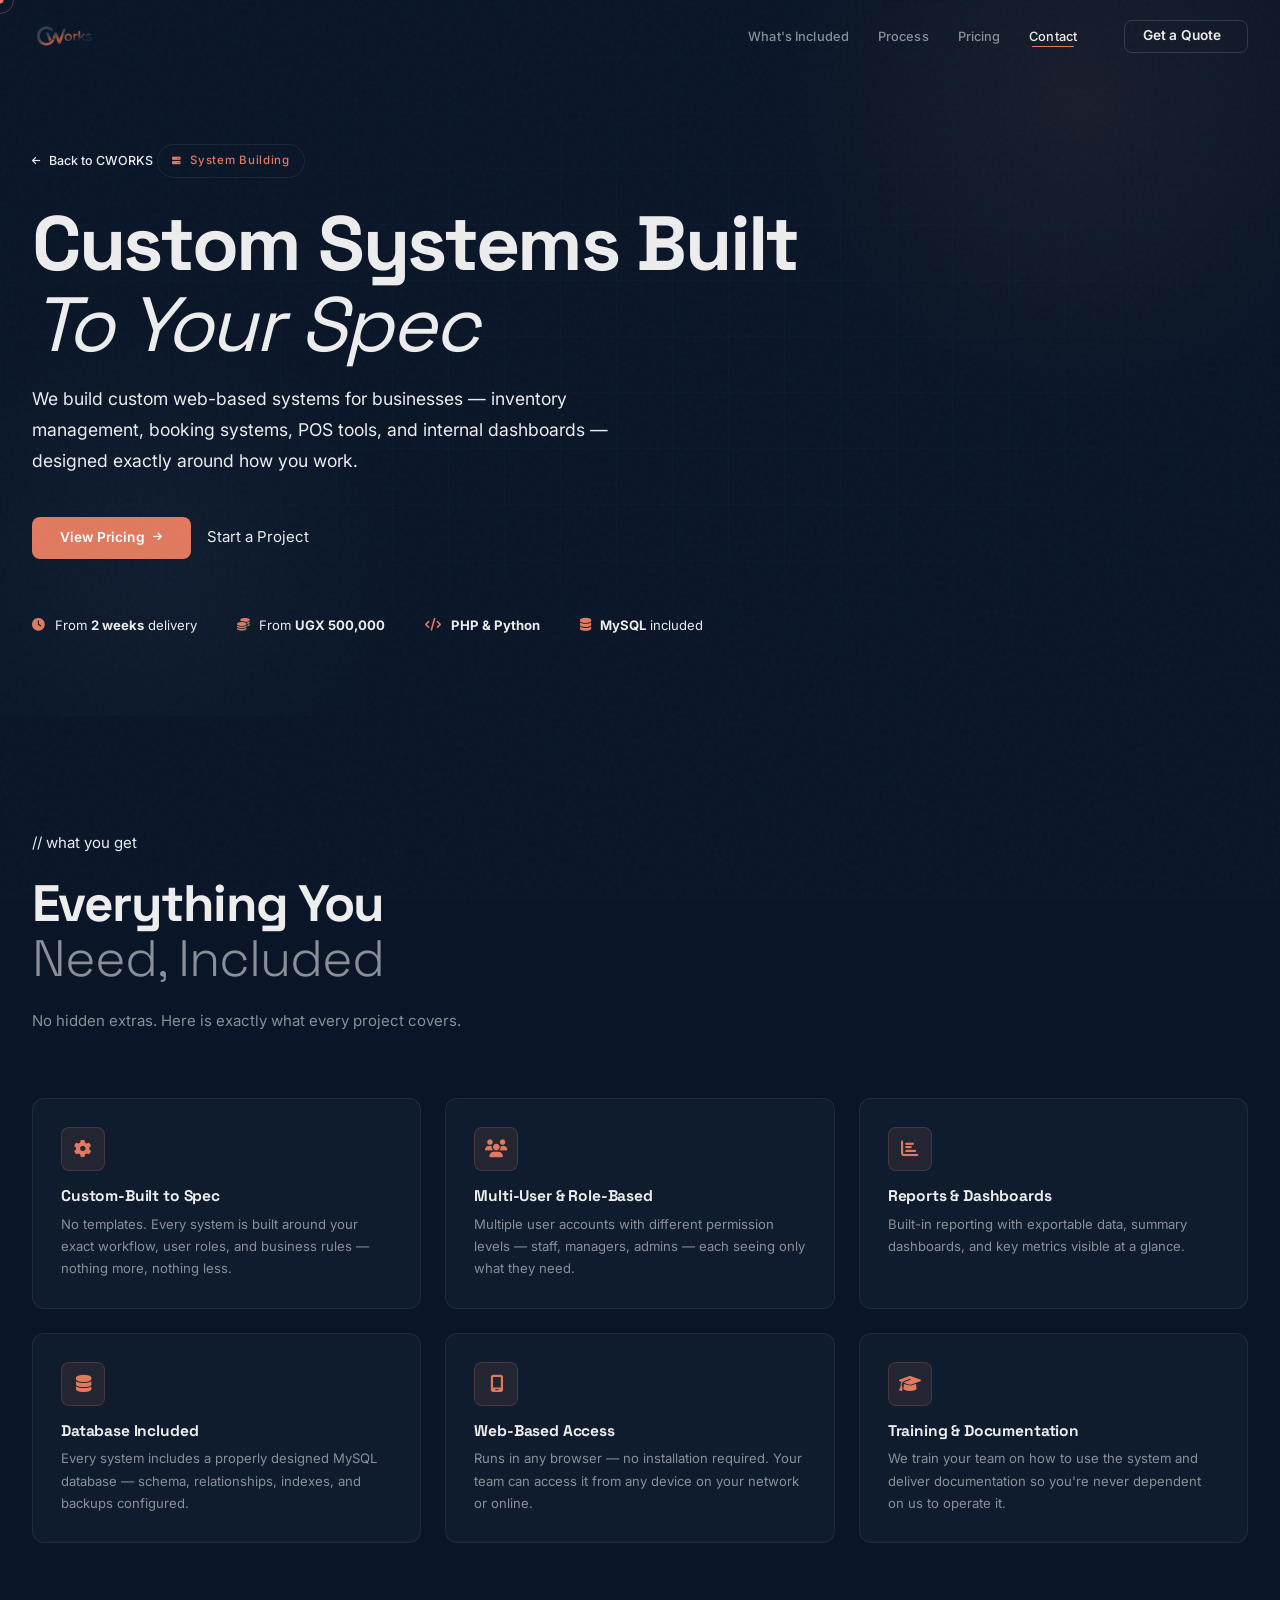
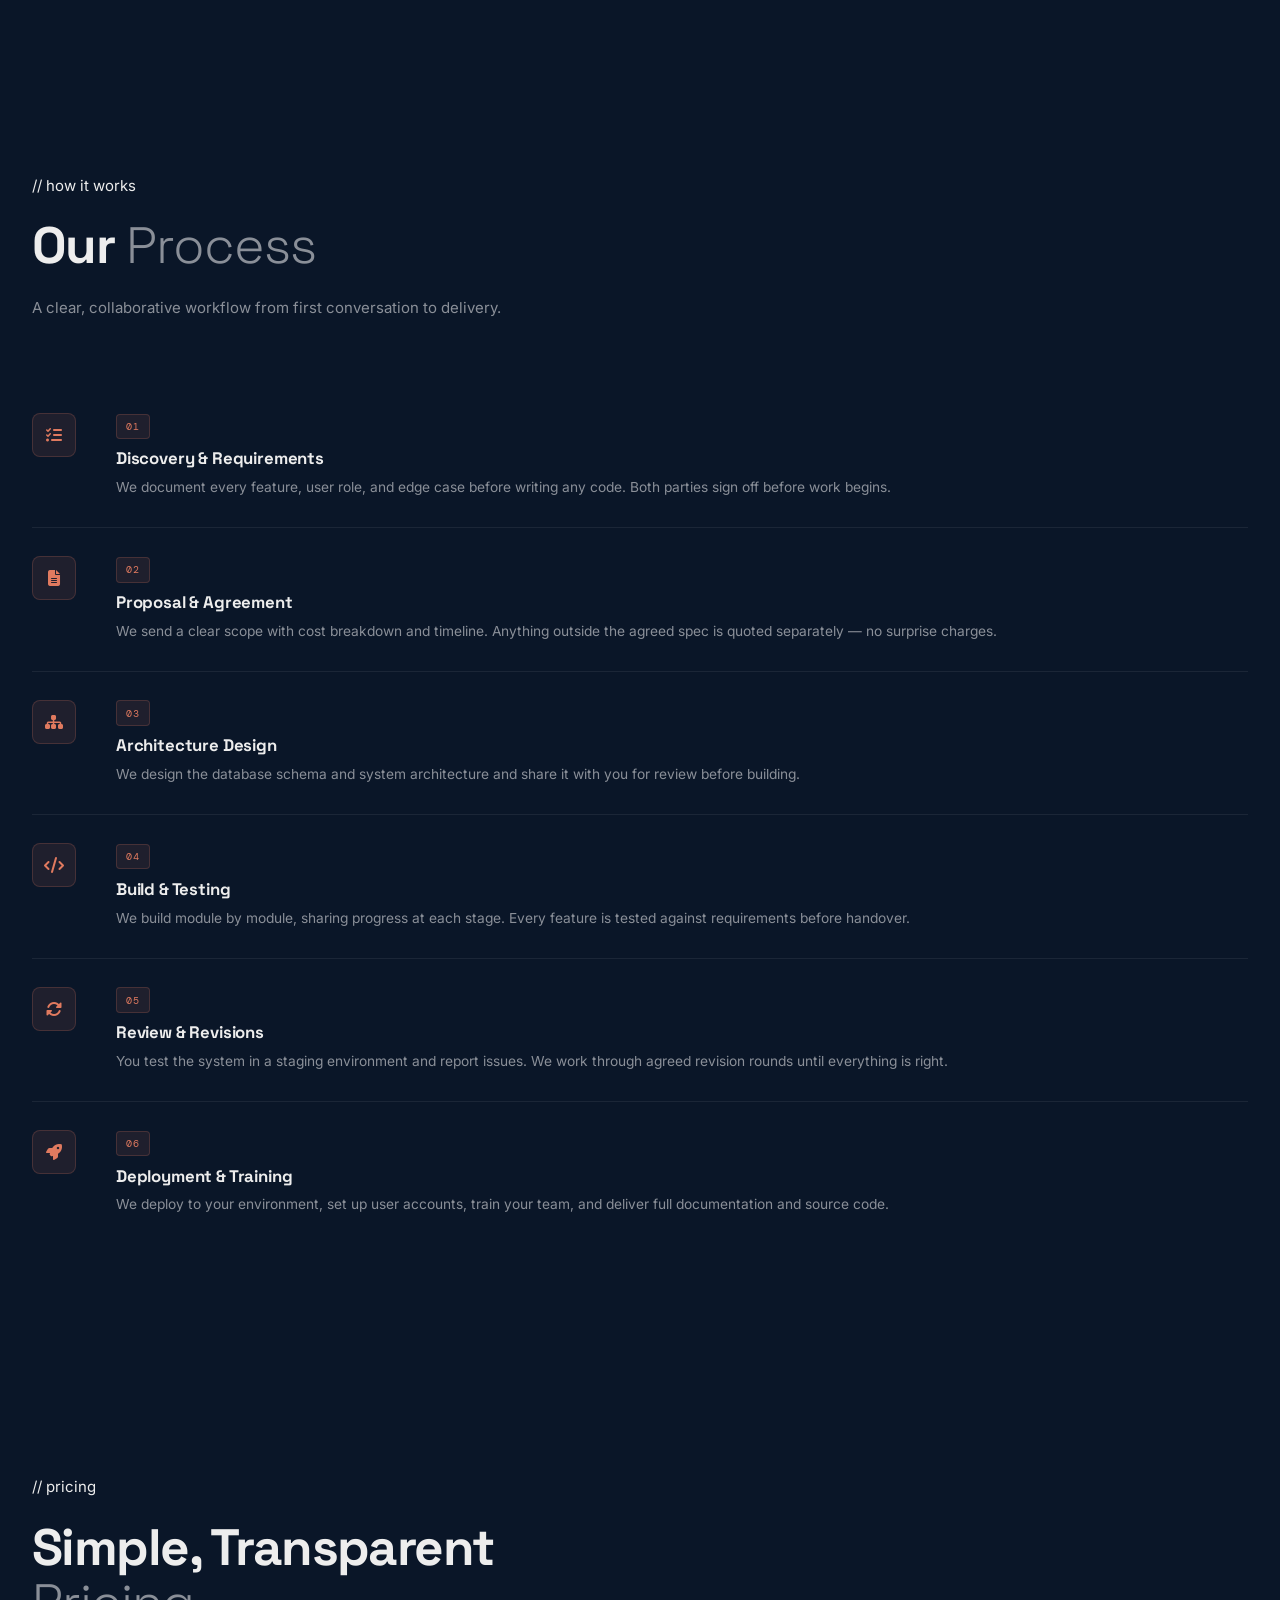
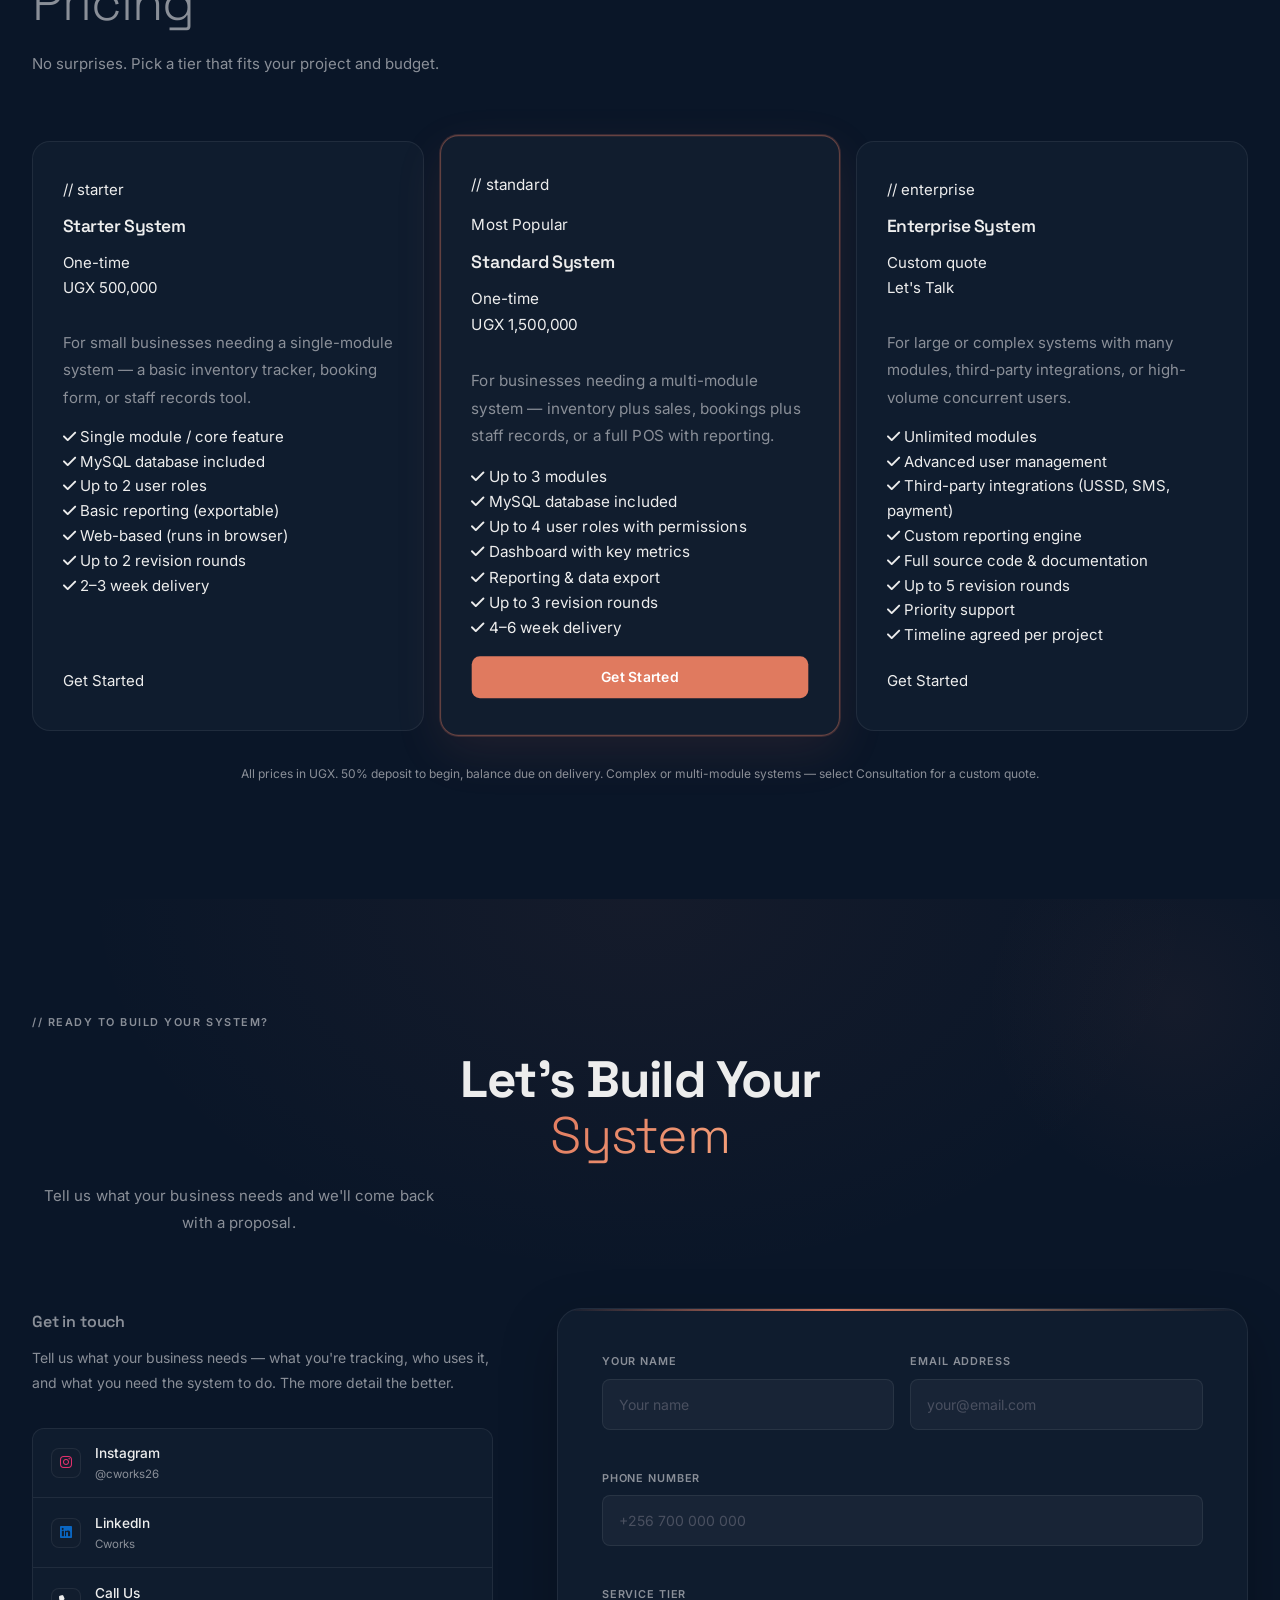
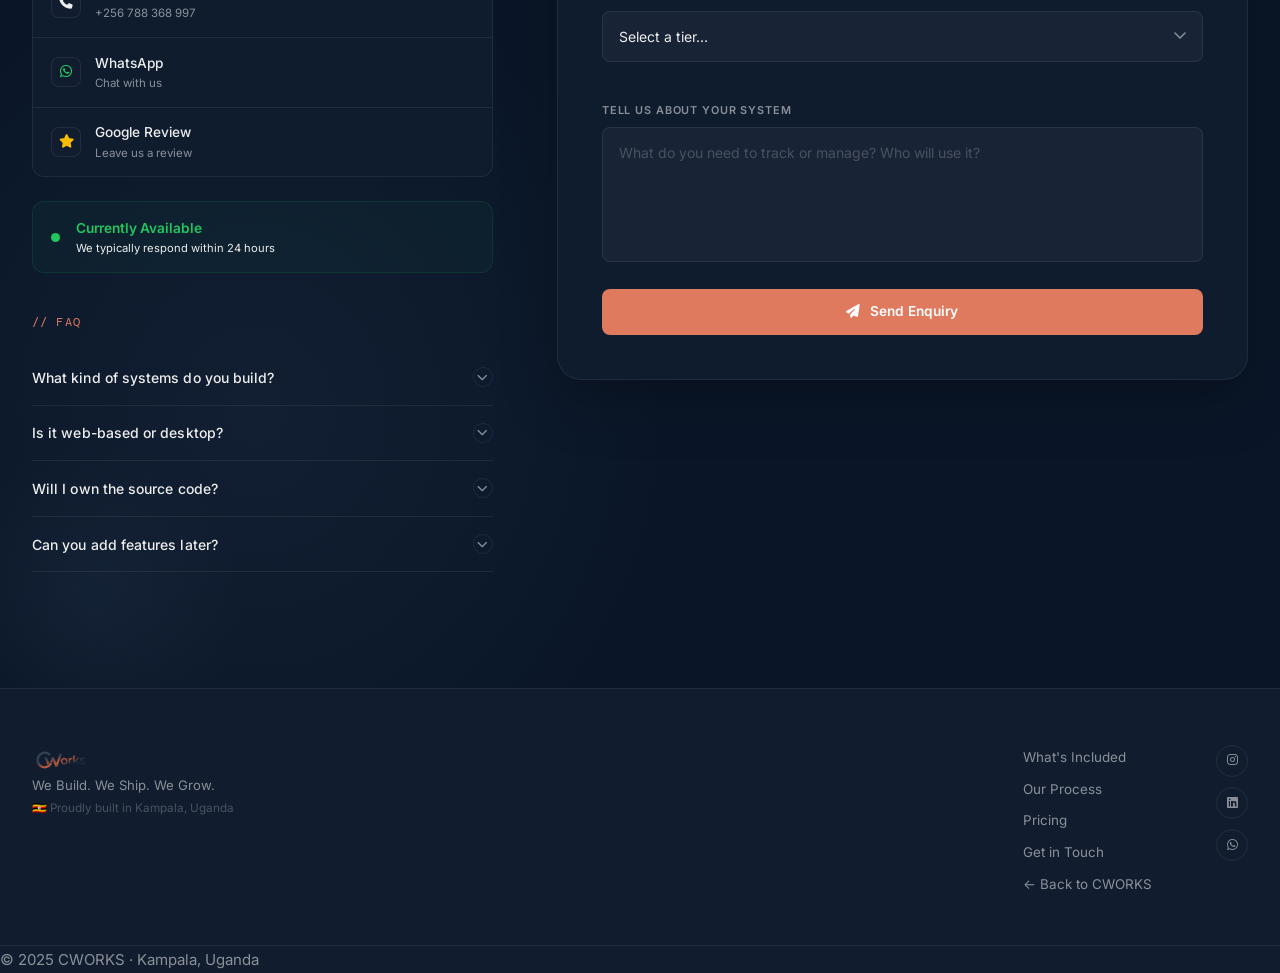
<file: system-building.html>
<!DOCTYPE html>
<html lang="en">
<head>
  <meta charset="UTF-8"/>
  <meta name="viewport" content="width=device-width, initial-scale=1.0"/>
  <title>System Building — CWORKS · Kampala, Uganda</title>
  <meta name="description" content="CWORKS builds custom web systems — inventory, booking, POS, school management, and internal tools — for businesses across Uganda."/>
  <link rel="icon" type="image/png" href="cworks-logo-transparent.png"/>
  <link rel="preconnect" href="https://fonts.googleapis.com"/>
  <link rel="preconnect" href="https://fonts.gstatic.com" crossorigin/>
  <link href="https://fonts.googleapis.com/css2?family=Space+Grotesk:wght@300;400;500;600;700&family=Inter:wght@300;400;500;600;700&family=DM+Mono:wght@400;500&display=swap" rel="stylesheet"/>
  <link rel="stylesheet" href="https://cdnjs.cloudflare.com/ajax/libs/font-awesome/6.5.0/css/all.min.css"/>
  <link rel="stylesheet" href="styles.css"/>
  <link rel="stylesheet" href="typography.css"/>
  <style>
    .service-hero{position:relative;min-height:70vh;display:flex;align-items:center;padding:9rem 2rem 5rem;overflow:hidden;background:var(--bg-primary)}
    .service-hero-bg{position:absolute;inset:0;pointer-events:none}
    .service-hero-glow-1{position:absolute;width:600px;height:600px;top:-200px;right:-100px;border-radius:50%;background:radial-gradient(circle,rgba(224,122,95,.07) 0%,transparent 70%);animation:floatOrb 9s ease-in-out infinite}
    .service-hero-glow-2{position:absolute;width:500px;height:500px;bottom:-100px;left:-100px;border-radius:50%;background:radial-gradient(circle,rgba(65,90,119,.1) 0%,transparent 70%);animation:floatOrb 12s ease-in-out infinite reverse}
    .service-hero-grid{position:absolute;inset:0;background-image:linear-gradient(rgba(65,90,119,.05) 1px,transparent 1px),linear-gradient(90deg,rgba(65,90,119,.05) 1px,transparent 1px);background-size:56px 56px;mask-image:radial-gradient(ellipse 90% 70% at 50% 50%,black 20%,transparent 80%)}
    .service-hero-content{position:relative;z-index:2;max-width:1280px;margin:0 auto;width:100%}
    .service-hero-back{display:inline-flex;align-items:center;gap:.55rem;font-size:.78rem;font-weight:500;color:var(--text-secondary);margin-bottom:2rem;transition:color .2s}
    .service-hero-back:hover{color:var(--white)}
    .service-hero-eyebrow{display:inline-flex;align-items:center;gap:.55rem;padding:.4rem .88rem;border:1px solid var(--border);border-radius:100px;font-size:.72rem;font-weight:500;color:var(--accent);letter-spacing:.06em;margin-bottom:1.5rem;background:var(--accent-light)}
    .service-hero-title{font-size:clamp(2.5rem,6vw,5rem);font-weight:800;letter-spacing:-.03em;line-height:1.05;margin-bottom:1.25rem;max-width:800px}
    .service-hero-title em{font-family:var(--font-serif);font-style:italic;font-weight:400}
    .service-hero-sub{font-size:clamp(.92rem,1.7vw,1.1rem);color:var(--text-secondary);max-width:580px;line-height:1.75;margin-bottom:2.5rem}
    .service-hero-actions{display:flex;align-items:center;gap:1rem;flex-wrap:wrap}
    .service-hero-meta{display:flex;align-items:center;gap:2.5rem;margin-top:3.5rem;flex-wrap:wrap}
    .meta-item{display:flex;align-items:center;gap:.6rem;font-size:.82rem;color:var(--text-secondary)}
    .meta-item i{color:var(--accent);font-size:.8rem}
    .meta-item strong{color:var(--white)}
    .includes-grid{display:grid;grid-template-columns:repeat(3,1fr);gap:1.5rem}
    .include-card{background:var(--bg-card);border:1px solid var(--border);border-radius:var(--r-md);padding:1.75rem;transition:border-color .3s,transform .3s,background .3s,box-shadow .3s;position:relative;overflow:hidden}
    .include-card::before{content:'';position:absolute;top:0;left:0;right:0;height:2px;background:linear-gradient(90deg,transparent,var(--accent),transparent);opacity:0;transition:opacity .3s}
    .include-card:hover{border-color:rgba(224,122,95,.3);transform:translateY(-4px);background:var(--bg-card-h);box-shadow:0 16px 40px rgba(0,0,0,.2)}
    .include-card:hover::before{opacity:1}
    .include-icon{width:44px;height:44px;border-radius:var(--r-sm);background:var(--accent-low);border:1px solid var(--accent-glow);display:flex;align-items:center;justify-content:center;color:var(--accent);font-size:1.1rem;margin-bottom:1.1rem;transition:transform .3s,box-shadow .3s}
    .include-card:hover .include-icon{transform:scale(1.12) rotate(-4deg);box-shadow:0 0 20px rgba(224,122,95,.25)}
    .include-card h3{font-size:.97rem;font-weight:700;letter-spacing:-.01em;margin-bottom:.45rem;color:var(--text)}
    .include-card p{font-size:.82rem;color:var(--text-muted);line-height:1.7}
    .process-steps{display:flex;flex-direction:column;gap:0}
    .process-step{display:grid;grid-template-columns:56px 1fr;gap:1.75rem;align-items:start;padding:1.75rem 0;border-bottom:1px solid var(--border);transition:padding-left .3s}
    .process-step:last-child{border-bottom:none}
    .process-step:hover{padding-left:8px}
    .process-step-icon{width:44px;height:44px;border-radius:var(--r-sm);background:var(--accent-low);border:1px solid var(--accent-glow);display:flex;align-items:center;justify-content:center;color:var(--accent);font-size:1rem;flex-shrink:0;transition:box-shadow .3s,transform .3s}
    .process-step:hover .process-step-icon{box-shadow:0 0 16px rgba(224,122,95,.3);transform:scale(1.08)}
    .process-step-number{display:none}
    .process-step-label{display:inline-block;font-family:var(--font-mono);font-size:.65rem;letter-spacing:.12em;color:var(--accent);background:var(--accent-low);border:1px solid var(--accent-glow);border-radius:4px;padding:.2rem .55rem;margin-bottom:.65rem}
    .process-step-title{font-size:1.05rem;font-weight:700;letter-spacing:-.01em;margin-bottom:.45rem}
    .process-step-desc{font-size:.86rem;color:var(--text-muted);line-height:1.75}
    @media(max-width:900px){.includes-grid{grid-template-columns:repeat(2,1fr)}}
    @media(max-width:600px){.includes-grid{grid-template-columns:1fr}.service-hero-meta{gap:1.5rem}.process-step{grid-template-columns:44px 1fr;gap:1.25rem}}
  </style>
</head>
<body>
  <div class="noise-overlay" aria-hidden="true"></div>
  <div class="cursor" id="cursor"></div>
  <div class="cursor-follower" id="cursor-follower"></div>
  <nav class="navbar" id="navbar" role="navigation" aria-label="Main navigation">
    <div class="nav-inner">
      <a href="index.html" class="nav-logo" aria-label="CWORKS home">
        <img src="cworks-logo-transparent.png" alt="CWORKS" class="nav-logo-img"/>
      </a>
      <ul class="nav-links" role="list">
        <li><a href="#includes" class="nav-link">What's Included</a></li>
        <li><a href="#process"  class="nav-link">Process</a></li>
        <li><a href="#pricing"  class="nav-link">Pricing</a></li>
        <li><a href="#contact"  class="nav-link">Contact</a></li>
      </ul>
      <a href="#contact" class="nav-cta"><span>Get a Quote</span><i class="fa-solid fa-arrow-up-right fa-xs"></i></a>
      <button class="hamburger" id="hamburger" aria-label="Toggle mobile menu" aria-expanded="false"><span></span><span></span></button>
    </div>
    <div class="mobile-menu" id="mobileMenu">
      <a href="#includes" class="nav-link">What's Included</a>
      <a href="#process"  class="nav-link">Process</a>
      <a href="#pricing"  class="nav-link">Pricing</a>
      <a href="#contact"  class="nav-link">Contact</a>
    </div>
  </nav>
  <section class="service-hero" aria-label="System Building service">
    <div class="service-hero-bg" aria-hidden="true">
      <div class="service-hero-glow-1"></div>
      <div class="service-hero-glow-2"></div>
      <div class="service-hero-grid"></div>
    </div>
    <div class="service-hero-content">
      <a href="index.html" class="service-hero-back reveal"><i class="fa-solid fa-arrow-left fa-xs"></i> Back to CWORKS</a>
      <div class="service-hero-eyebrow reveal"><i class="fa-solid fa-server fa-xs"></i><span>System Building</span></div>
      <h1 class="service-hero-title reveal">Custom Systems Built<br/><em>To Your Spec</em></h1>
      <p class="service-hero-sub reveal">We build custom web-based systems for businesses — inventory management, booking systems, POS tools, and internal dashboards — designed exactly around how you work.</p>
      <div class="service-hero-actions reveal">
        <a href="#pricing" class="btn-primary mag-btn"><span>View Pricing</span><i class="fa-solid fa-arrow-right fa-xs"></i></a>
        <a href="#contact" class="btn-secondary mag-btn"><span>Start a Project</span></a>
      </div>
      <div class="service-hero-meta reveal">
        <div class="meta-item"><i class="fa-solid fa-clock"></i><span>From <strong>2 weeks</strong> delivery</span></div>
        <div class="meta-item"><i class="fa-solid fa-coins"></i><span>From <strong>UGX 500,000</strong></span></div>
        <div class="meta-item"><i class="fa-solid fa-code"></i><span><strong>PHP &amp; Python</strong></span></div>
        <div class="meta-item"><i class="fa-solid fa-database"></i><span><strong>MySQL</strong> included</span></div>
      </div>
    </div>
  </section>
  <section class="section about" id="includes" style="background:var(--bg-secondary);">
    <div class="container">
      <div class="section-header">
        <span class="section-label reveal">// what you get</span>
        <h2 class="section-title reveal">Everything You<br/><em>Need, Included</em></h2>
        <p class="section-description reveal">No hidden extras. Here is exactly what every project covers.</p>
        <span class="accent-line reveal"></span>
      </div>
      <div class="includes-grid">
        <div class="include-card reveal">
          <div class="include-icon"><i class="fa-solid fa-gear"></i></div>
          <h3>Custom-Built to Spec</h3>
          <p>No templates. Every system is built around your exact workflow, user roles, and business rules — nothing more, nothing less.</p>
        </div>
        <div class="include-card reveal">
          <div class="include-icon"><i class="fa-solid fa-users"></i></div>
          <h3>Multi-User &amp; Role-Based</h3>
          <p>Multiple user accounts with different permission levels — staff, managers, admins — each seeing only what they need.</p>
        </div>
        <div class="include-card reveal">
          <div class="include-icon"><i class="fa-solid fa-chart-bar"></i></div>
          <h3>Reports &amp; Dashboards</h3>
          <p>Built-in reporting with exportable data, summary dashboards, and key metrics visible at a glance.</p>
        </div>
        <div class="include-card reveal">
          <div class="include-icon"><i class="fa-solid fa-database"></i></div>
          <h3>Database Included</h3>
          <p>Every system includes a properly designed MySQL database — schema, relationships, indexes, and backups configured.</p>
        </div>
        <div class="include-card reveal">
          <div class="include-icon"><i class="fa-solid fa-mobile-screen"></i></div>
          <h3>Web-Based Access</h3>
          <p>Runs in any browser — no installation required. Your team can access it from any device on your network or online.</p>
        </div>
        <div class="include-card reveal">
          <div class="include-icon"><i class="fa-solid fa-graduation-cap"></i></div>
          <h3>Training &amp; Documentation</h3>
          <p>We train your team on how to use the system and deliver documentation so you're never dependent on us to operate it.</p>
        </div>
      </div>
    </div>
  </section>
  <section class="section process-section" id="process">
    <div class="container">
      <div class="section-header">
        <span class="section-label reveal">// how it works</span>
        <h2 class="section-title reveal">Our <em>Process</em></h2>
        <p class="section-description reveal">A clear, collaborative workflow from first conversation to delivery.</p>
        <span class="accent-line reveal"></span>
      </div>
      <div class="process-steps">
        <div class="process-step reveal">
          <div class="process-step-icon"><i class="fa-solid fa-list-check"></i></div>
          <div class="process-step-content">
            <span class="process-step-label">01</span>
            <h3 class="process-step-title">Discovery &amp; Requirements</h3>
            <p class="process-step-desc">We document every feature, user role, and edge case before writing any code. Both parties sign off before work begins.</p>
          </div>
        </div>
        <div class="process-step reveal">
          <div class="process-step-icon"><i class="fa-solid fa-file-lines"></i></div>
          <div class="process-step-content">
            <span class="process-step-label">02</span>
            <h3 class="process-step-title">Proposal &amp; Agreement</h3>
            <p class="process-step-desc">We send a clear scope with cost breakdown and timeline. Anything outside the agreed spec is quoted separately — no surprise charges.</p>
          </div>
        </div>
        <div class="process-step reveal">
          <div class="process-step-icon"><i class="fa-solid fa-sitemap"></i></div>
          <div class="process-step-content">
            <span class="process-step-label">03</span>
            <h3 class="process-step-title">Architecture Design</h3>
            <p class="process-step-desc">We design the database schema and system architecture and share it with you for review before building.</p>
          </div>
        </div>
        <div class="process-step reveal">
          <div class="process-step-icon"><i class="fa-solid fa-code"></i></div>
          <div class="process-step-content">
            <span class="process-step-label">04</span>
            <h3 class="process-step-title">Build &amp; Testing</h3>
            <p class="process-step-desc">We build module by module, sharing progress at each stage. Every feature is tested against requirements before handover.</p>
          </div>
        </div>
        <div class="process-step reveal">
          <div class="process-step-icon"><i class="fa-solid fa-rotate"></i></div>
          <div class="process-step-content">
            <span class="process-step-label">05</span>
            <h3 class="process-step-title">Review &amp; Revisions</h3>
            <p class="process-step-desc">You test the system in a staging environment and report issues. We work through agreed revision rounds until everything is right.</p>
          </div>
        </div>
        <div class="process-step reveal">
          <div class="process-step-icon"><i class="fa-solid fa-rocket"></i></div>
          <div class="process-step-content">
            <span class="process-step-label">06</span>
            <h3 class="process-step-title">Deployment &amp; Training</h3>
            <p class="process-step-desc">We deploy to your environment, set up user accounts, train your team, and deliver full documentation and source code.</p>
          </div>
        </div>
      </div>
    </div>
  </section>
  <section class="section projects" id="pricing" style="background:var(--bg-primary);">
    <div class="container">
      <div class="section-header">
        <span class="section-label reveal">// pricing</span>
        <h2 class="section-title reveal">Simple, Transparent<br/><em>Pricing</em></h2>
        <p class="section-description reveal">No surprises. Pick a tier that fits your project and budget.</p>
        <span class="accent-line reveal"></span>
      </div>
      <div class="pricing-grid reveal">
        <div class="pricing-card">
          <div class="pricing-tier-label font-code">// starter</div>
          <h3 class="pricing-name">Starter System</h3>
          <div class="ch-price-block">
            <div class="ch-price-label">One-time</div>
            <div class="ch-price-main">UGX 500,000</div>
          </div>
          <div class="ch-divider"></div>
          <p class="pricing-desc">For small businesses needing a single-module system — a basic inventory tracker, booking form, or staff records tool.</p>
          <ul class="pricing-features">
            <li><i class="fa-solid fa-check"></i> Single module / core feature</li>
            <li><i class="fa-solid fa-check"></i> MySQL database included</li>
            <li><i class="fa-solid fa-check"></i> Up to 2 user roles</li>
            <li><i class="fa-solid fa-check"></i> Basic reporting (exportable)</li>
            <li><i class="fa-solid fa-check"></i> Web-based (runs in browser)</li>
            <li><i class="fa-solid fa-check"></i> Up to 2 revision rounds</li>
            <li><i class="fa-solid fa-check"></i> 2&#8211;3 week delivery</li>
          </ul>
          <a href="#contact" class="btn-secondary" style="width:100%;justify-content:center;margin-top:auto;">Get Started</a>
        </div>
        <div class="pricing-card pricing-card--featured">
          <div class="pricing-tier-label font-code">// standard</div>
          <div class="pricing-popular-badge">Most Popular</div>
          <h3 class="pricing-name">Standard System</h3>
          <div class="ch-price-block">
            <div class="ch-price-label">One-time</div>
            <div class="ch-price-main">UGX 1,500,000</div>
          </div>
          <div class="ch-divider"></div>
          <p class="pricing-desc">For businesses needing a multi-module system — inventory plus sales, bookings plus staff records, or a full POS with reporting.</p>
          <ul class="pricing-features">
            <li><i class="fa-solid fa-check"></i> Up to 3 modules</li>
            <li><i class="fa-solid fa-check"></i> MySQL database included</li>
            <li><i class="fa-solid fa-check"></i> Up to 4 user roles with permissions</li>
            <li><i class="fa-solid fa-check"></i> Dashboard with key metrics</li>
            <li><i class="fa-solid fa-check"></i> Reporting &amp; data export</li>
            <li><i class="fa-solid fa-check"></i> Up to 3 revision rounds</li>
            <li><i class="fa-solid fa-check"></i> 4&#8211;6 week delivery</li>
          </ul>
          <a href="#contact" class="btn-primary" style="width:100%;justify-content:center;margin-top:auto;">Get Started</a>
        </div>
        <div class="pricing-card">
          <div class="pricing-tier-label font-code">// enterprise</div>
          <h3 class="pricing-name">Enterprise System</h3>
          <div class="ch-price-block">
            <div class="ch-price-label">Custom quote</div>
            <div class="ch-price-main">Let's Talk</div>
          </div>
          <div class="ch-divider"></div>
          <p class="pricing-desc">For large or complex systems with many modules, third-party integrations, or high-volume concurrent users.</p>
          <ul class="pricing-features">
            <li><i class="fa-solid fa-check"></i> Unlimited modules</li>
            <li><i class="fa-solid fa-check"></i> Advanced user management</li>
            <li><i class="fa-solid fa-check"></i> Third-party integrations (USSD, SMS, payment)</li>
            <li><i class="fa-solid fa-check"></i> Custom reporting engine</li>
            <li><i class="fa-solid fa-check"></i> Full source code &amp; documentation</li>
            <li><i class="fa-solid fa-check"></i> Up to 5 revision rounds</li>
            <li><i class="fa-solid fa-check"></i> Priority support</li>
            <li><i class="fa-solid fa-check"></i> Timeline agreed per project</li>
          </ul>
          <a href="#contact" class="btn-secondary" style="width:100%;justify-content:center;margin-top:auto;">Get Started</a>
        </div>
      </div>
      <div class="pricing-notes reveal">
        <p class="font-code" style="color:var(--text-muted);font-size:.75rem;text-align:center;margin-top:1.5rem;">All prices in UGX. 50% deposit to begin, balance due on delivery. Complex or multi-module systems — select Consultation for a custom quote.</p>
      </div>
    </div>
    </section>  <section class="section contact" id="contact">
    <div class="contact-bg-glow" aria-hidden="true"></div>
    <div class="container">

      <div class="section-header" data-reveal>
        <div class="section-label"><span class="lt">// READY TO BUILD YOUR SYSTEM?</span></div>
        <h2 class="section-title">Let's Build Your<br/><em>System</em></h2>
        <p class="section-sub">Tell us what your business needs and we'll come back with a proposal.</p>
      </div>

      <div class="contact-layout">

        <!-- LEFT -->
        <div class="contact-left" data-reveal>
          <p class="contact-left-headline">Get in touch</p>
          <p class="contact-left-sub">Tell us what your business needs — what you're tracking, who uses it, and what you need the system to do. The more detail the better.</p>

          <div class="clinks-list">
            <a href="https://www.instagram.com/cworks26/" class="clink" target="_blank" rel="noopener noreferrer">
              <span class="clink-ic" style="color:#E1306C"><i class="fa-brands fa-instagram"></i></span>
              <span class="clink-txt">Instagram<span style="display:block;font-size:.72rem;color:var(--text-muted);font-weight:400;">@cworks26</span></span>
              <i class="fa-solid fa-arrow-up-right clink-arr"></i>
            </a>
            <a href="https://www.linkedin.com/company/cworks26" class="clink" target="_blank" rel="noopener noreferrer">
              <span class="clink-ic" style="color:#0A66C2"><i class="fa-brands fa-linkedin"></i></span>
              <span class="clink-txt">LinkedIn<span style="display:block;font-size:.72rem;color:var(--text-muted);font-weight:400;">Cworks</span></span>
              <i class="fa-solid fa-arrow-up-right clink-arr"></i>
            </a>
            <a href="tel:+256788368997" class="clink">
              <span class="clink-ic"><i class="fa-solid fa-phone"></i></span>
              <span class="clink-txt">Call Us<span style="display:block;font-size:.72rem;color:var(--text-muted);font-weight:400;">+256 788 368 997</span></span>
              <i class="fa-solid fa-arrow-up-right clink-arr"></i>
            </a>
            <a href="https://wa.me/256788368997" class="clink" target="_blank" rel="noopener noreferrer">
              <span class="clink-ic" style="color:#25D366"><i class="fa-brands fa-whatsapp"></i></span>
              <span class="clink-txt">WhatsApp<span style="display:block;font-size:.72rem;color:var(--text-muted);font-weight:400;">Chat with us</span></span>
              <i class="fa-solid fa-arrow-up-right clink-arr"></i>
            </a>
            <a href="https://g.page/r/CXH2-fsHKeH0EBM/review" class="clink" target="_blank" rel="noopener noreferrer">
              <span class="clink-ic" style="color:#FBBC04"><i class="fa-solid fa-star"></i></span>
              <span class="clink-txt">Google Review<span style="display:block;font-size:.72rem;color:var(--text-muted);font-weight:400;">Leave us a review</span></span>
              <i class="fa-solid fa-arrow-up-right clink-arr"></i>
            </a>
          </div>

          <div class="contact-avail">
            <div class="avail-ring"></div>
            <div>
              <div class="avail-title">Currently Available</div>
              <div class="avail-sub">We typically respond within 24 hours</div>
            </div>
          </div>

          <div style="margin-top:2.5rem;">
            <p style="font-size:.72rem;font-family:var(--font-mono);letter-spacing:.1em;color:var(--accent);margin-bottom:1rem;">// FAQ</p>
            <div class="faq-list">
              <details class="faq-item">
                <summary class="faq-q">What kind of systems do you build? <span class="faq-chevron"><i class="fa-solid fa-chevron-down"></i></span></summary>
                <p class="faq-a">Inventory management, POS, booking systems, school management, HR tools, and custom workflow tools. If you can describe it, we can build it.</p>
              </details>
              <details class="faq-item">
                <summary class="faq-q">Is it web-based or desktop? <span class="faq-chevron"><i class="fa-solid fa-chevron-down"></i></span></summary>
                <p class="faq-a">We primarily build web-based systems that run in a browser. Desktop applications are possible — mention this when enquiring.</p>
              </details>
              <details class="faq-item">
                <summary class="faq-q">Will I own the source code? <span class="faq-chevron"><i class="fa-solid fa-chevron-down"></i></span></summary>
                <p class="faq-a">Yes. You receive the complete source code on delivery. You're not locked in to any ongoing relationship.</p>
              </details>
              <details class="faq-item">
                <summary class="faq-q">Can you add features later? <span class="faq-chevron"><i class="fa-solid fa-chevron-down"></i></span></summary>
                <p class="faq-a">Yes. Post-launch additions are quoted separately. Because we document the codebase well, future changes are straightforward.</p>
              </details>
            </div>
          </div>
        </div>

        <!-- RIGHT: form -->
        <div class="contact-form-wrap" data-reveal data-reveal-delay="1">
          <form id="contact-form" action="https://api.web3forms.com/submit" method="POST" novalidate>
            <input type="hidden" name="access_key" value="dd3dd29d-fc75-4ea5-b907-18526ad695c6"/>
            <input type="hidden" name="redirect" value="false"/>
            <input type="hidden" name="subject" value="System Building Enquiry — CWORKS"/>
            <input type="hidden" name="from_name" value="CWORKS System Building Page"/>

            <div class="form-row">
              <div class="fg">
                <label for="contact-name">Your Name</label>
                <input type="text" id="contact-name" name="name" placeholder="Your name" autocomplete="name" required/>
                <span class="fe" id="name-error" aria-live="polite"></span>
              </div>
              <div class="fg">
                <label for="contact-email">Email Address</label>
                <input type="email" id="contact-email" name="email" placeholder="your@email.com" autocomplete="email" required/>
                <span class="fe" id="email-error" aria-live="polite"></span>
              </div>
            </div>

            <div class="fg">
              <label for="contact-phone">Phone Number</label>
              <input type="tel" id="contact-phone" name="phone" placeholder="+256 700 000 000" autocomplete="tel" required/>
              <span class="fe" id="phone-error" aria-live="polite"></span>
            </div>

            <div class="fg">
              <label for="contact-tier">Service Tier</label>
              <select id="contact-tier" name="tier">
                <option value="" disabled selected>Select a tier&#8230;</option>
                <option value="Starter System — UGX 500,000">Starter System — UGX 500,000</option>
                <option value="Standard System — UGX 1,500,000">Standard System — UGX 1,500,000</option>
                <option value="Enterprise System — Custom">Enterprise System — Let's Talk</option>
                <option value="Consultation">Consultation &#8212; Let's discuss</option>
              </select>
              <span class="fe" id="tier-error" aria-live="polite"></span>
            </div>

            <div class="fg">
              <label for="contact-message">Tell us about your system</label>
              <textarea id="contact-message" name="message" placeholder="What do you need to track or manage? Who will use it?" rows="5" required></textarea>
            </div>

            <div id="form-feedback" class="form-feedback" hidden></div>

            <button type="submit" id="form-submit" class="btn-submit mag-btn">
              <i class="fa-solid fa-paper-plane"></i>
              <span>Send Enquiry</span>
            </button>
          </form>
        </div>

      </div>
    </div>
  </section>
  <footer class="footer" role="contentinfo">
    <div class="footer-top-glow" aria-hidden="true"></div>
    <div class="container footer-inner">
      <div class="footer-brand">
        <div class="footer-logo"><a href="index.html" class="footer-logo-link"><img src="cworks-logo-transparent.png" alt="CWORKS" class="footer-logo-img"/></a></div>
        <p class="footer-tagline">We Build. We Ship. We Grow.</p>
        <p class="footer-origin">&#127482;&#127468; Proudly built in Kampala, Uganda</p>
      </div>
      <nav aria-label="Footer navigation"><ul class="footer-links" role="list">
        <li><a href="#includes" class="footer-link">What's Included</a></li>
        <li><a href="#process" class="footer-link">Our Process</a></li>
        <li><a href="#pricing" class="footer-link">Pricing</a></li>
        <li><a href="#contact" class="footer-link">Get in Touch</a></li>
        <li><a href="index.html" class="footer-link">&#8592; Back to CWORKS</a></li>
      </ul></nav>
      <div class="footer-socials">
        <a href="https://www.instagram.com/cworks26/" target="_blank" rel="noopener noreferrer" aria-label="Instagram"><i class="fa-brands fa-instagram"></i></a>
        <a href="https://www.linkedin.com/company/cworks26" target="_blank" rel="noopener noreferrer" aria-label="LinkedIn"><i class="fa-brands fa-linkedin"></i></a>
        <a href="https://wa.me/256788368997" target="_blank" rel="noopener noreferrer" aria-label="WhatsApp"><i class="fa-brands fa-whatsapp"></i></a>
      </div>
    </div>
    <p class="footer-copy">&#169; 2025 CWORKS &#183; Kampala, Uganda</p>
  </footer>
  <script src="script.js"></script>
</body>
</html>
</file>
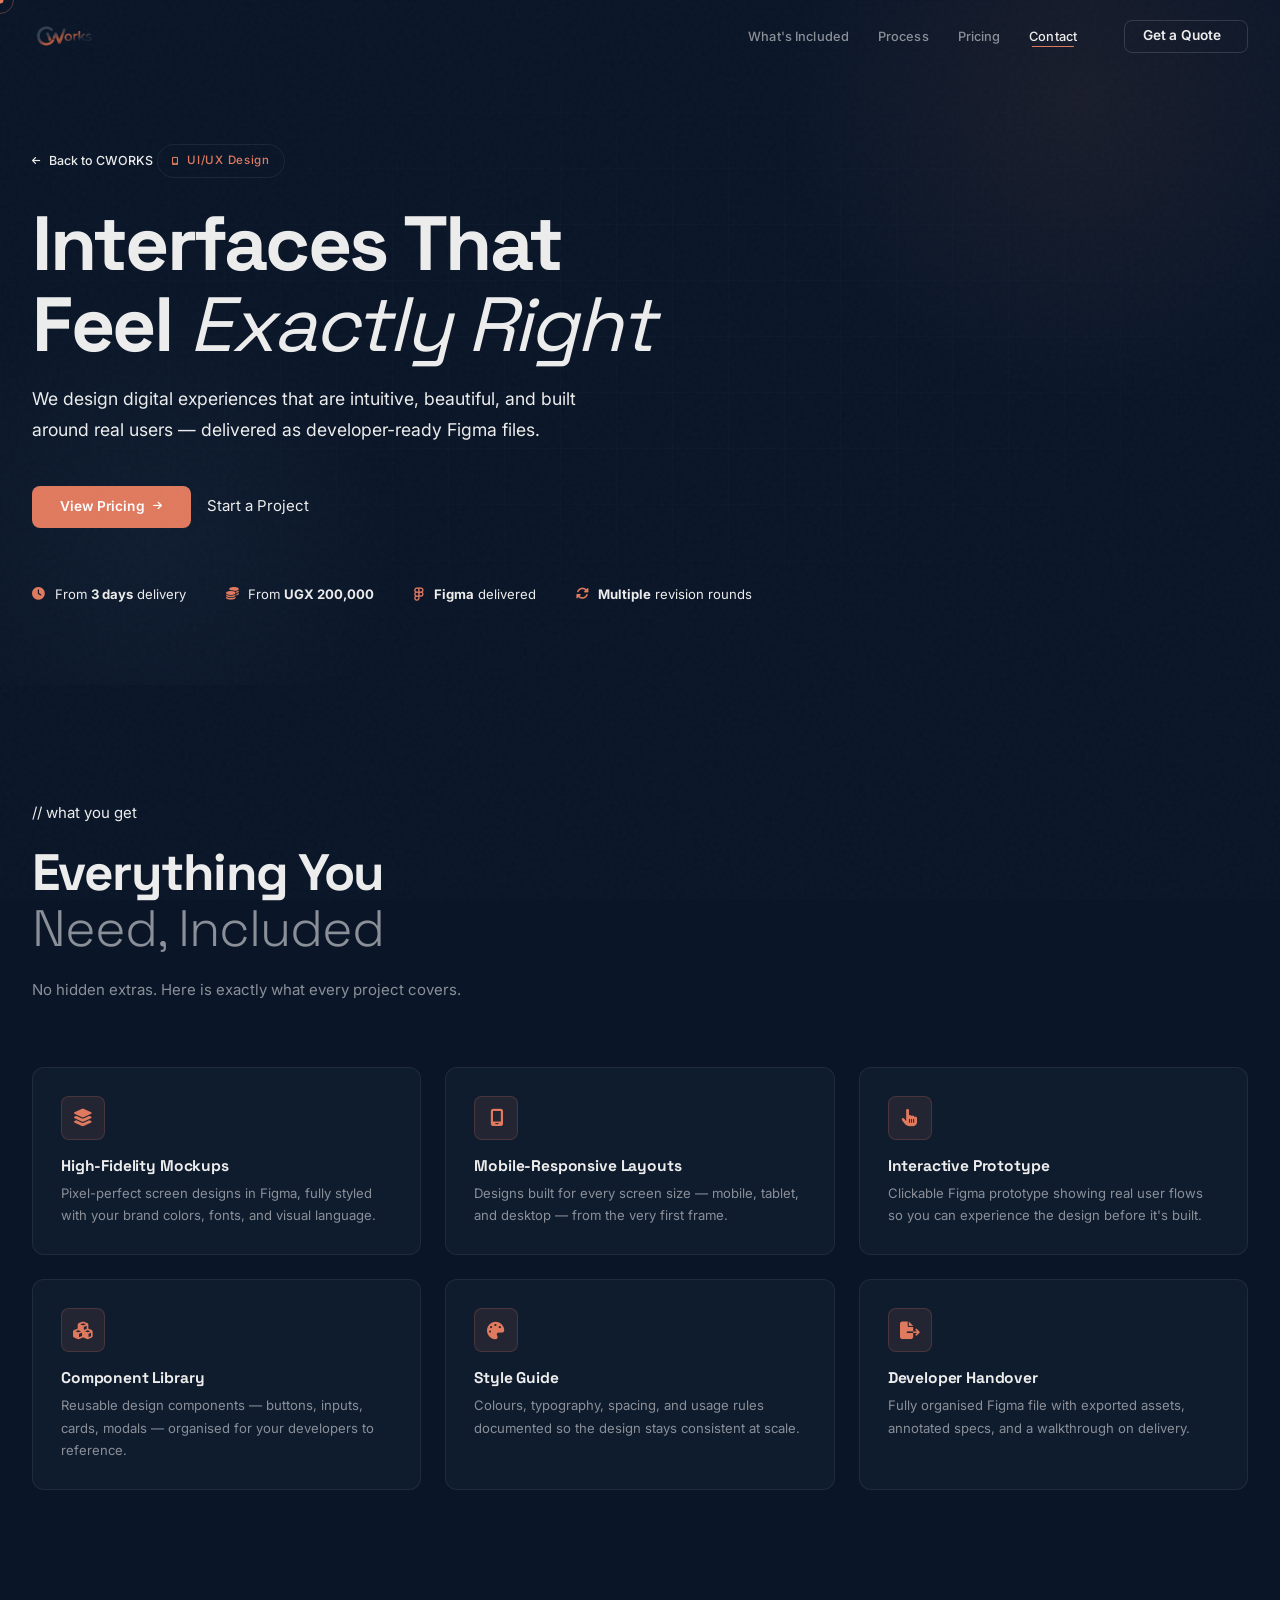
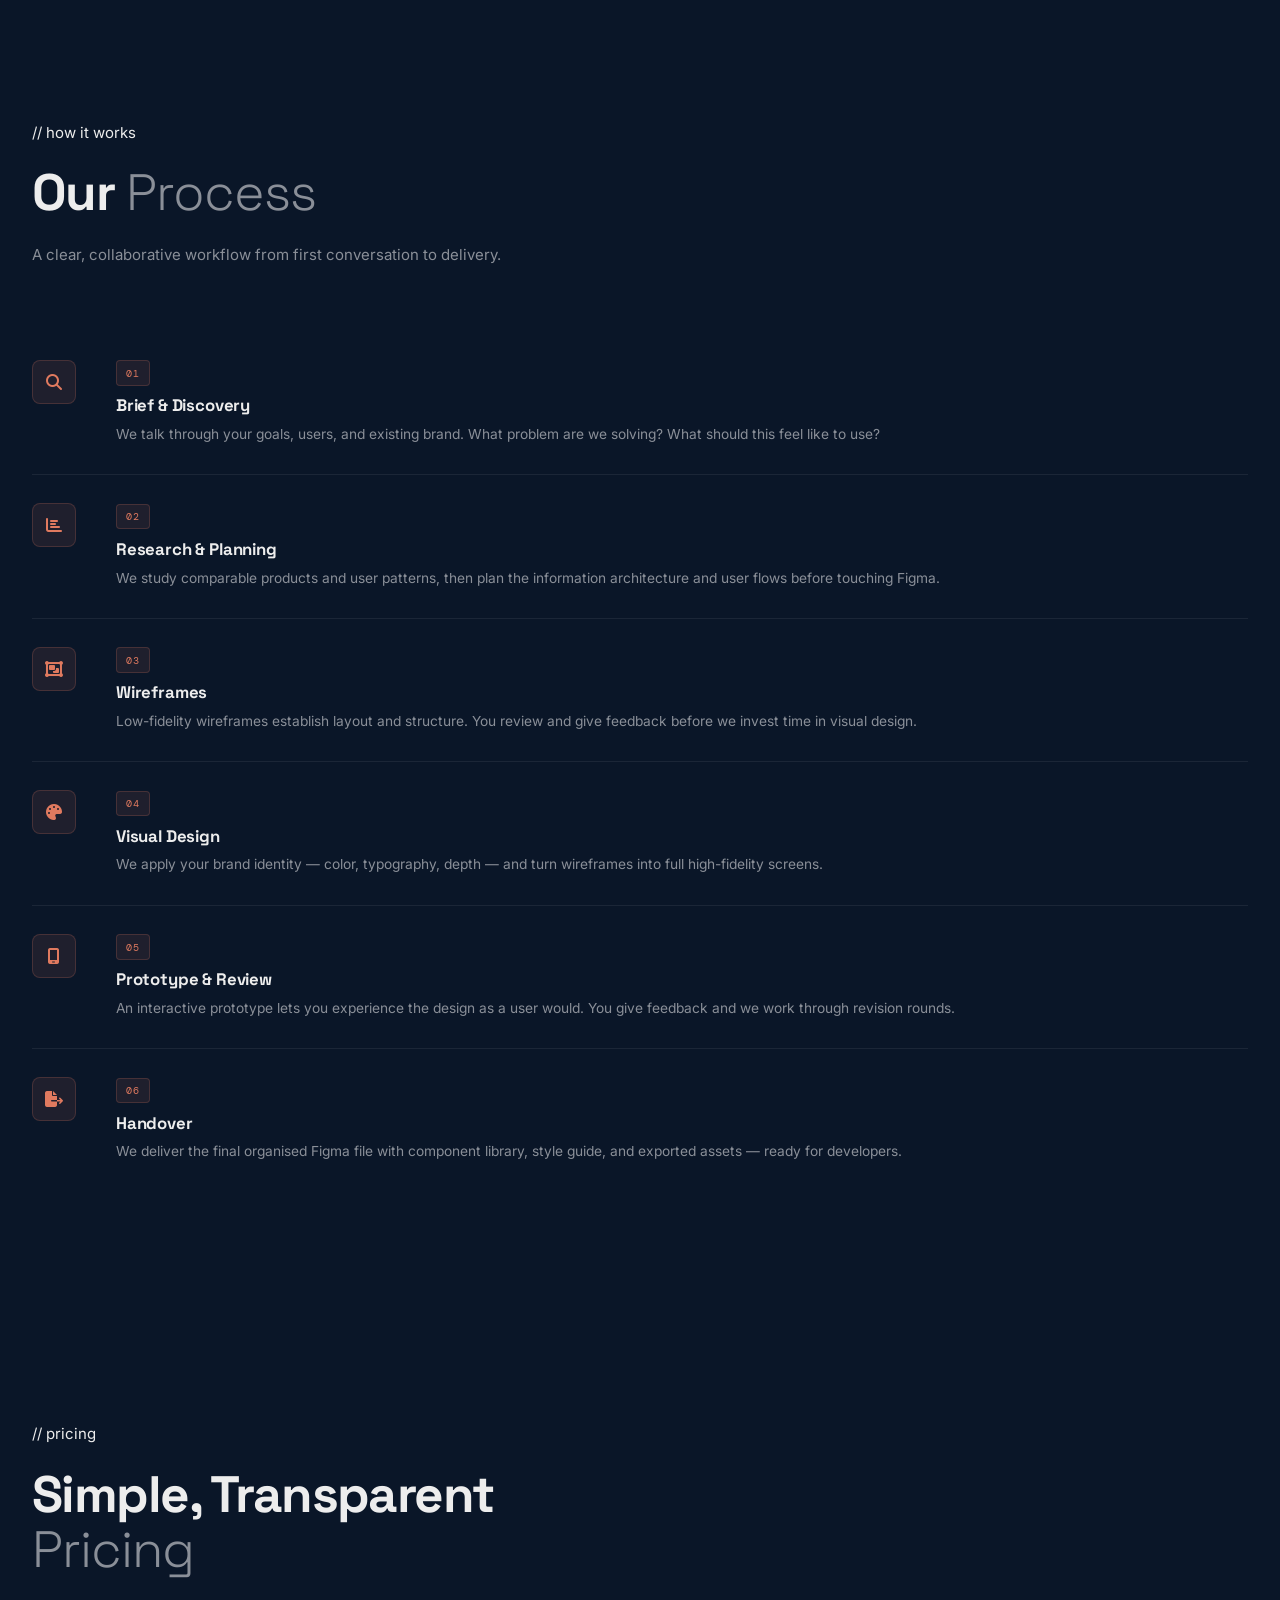
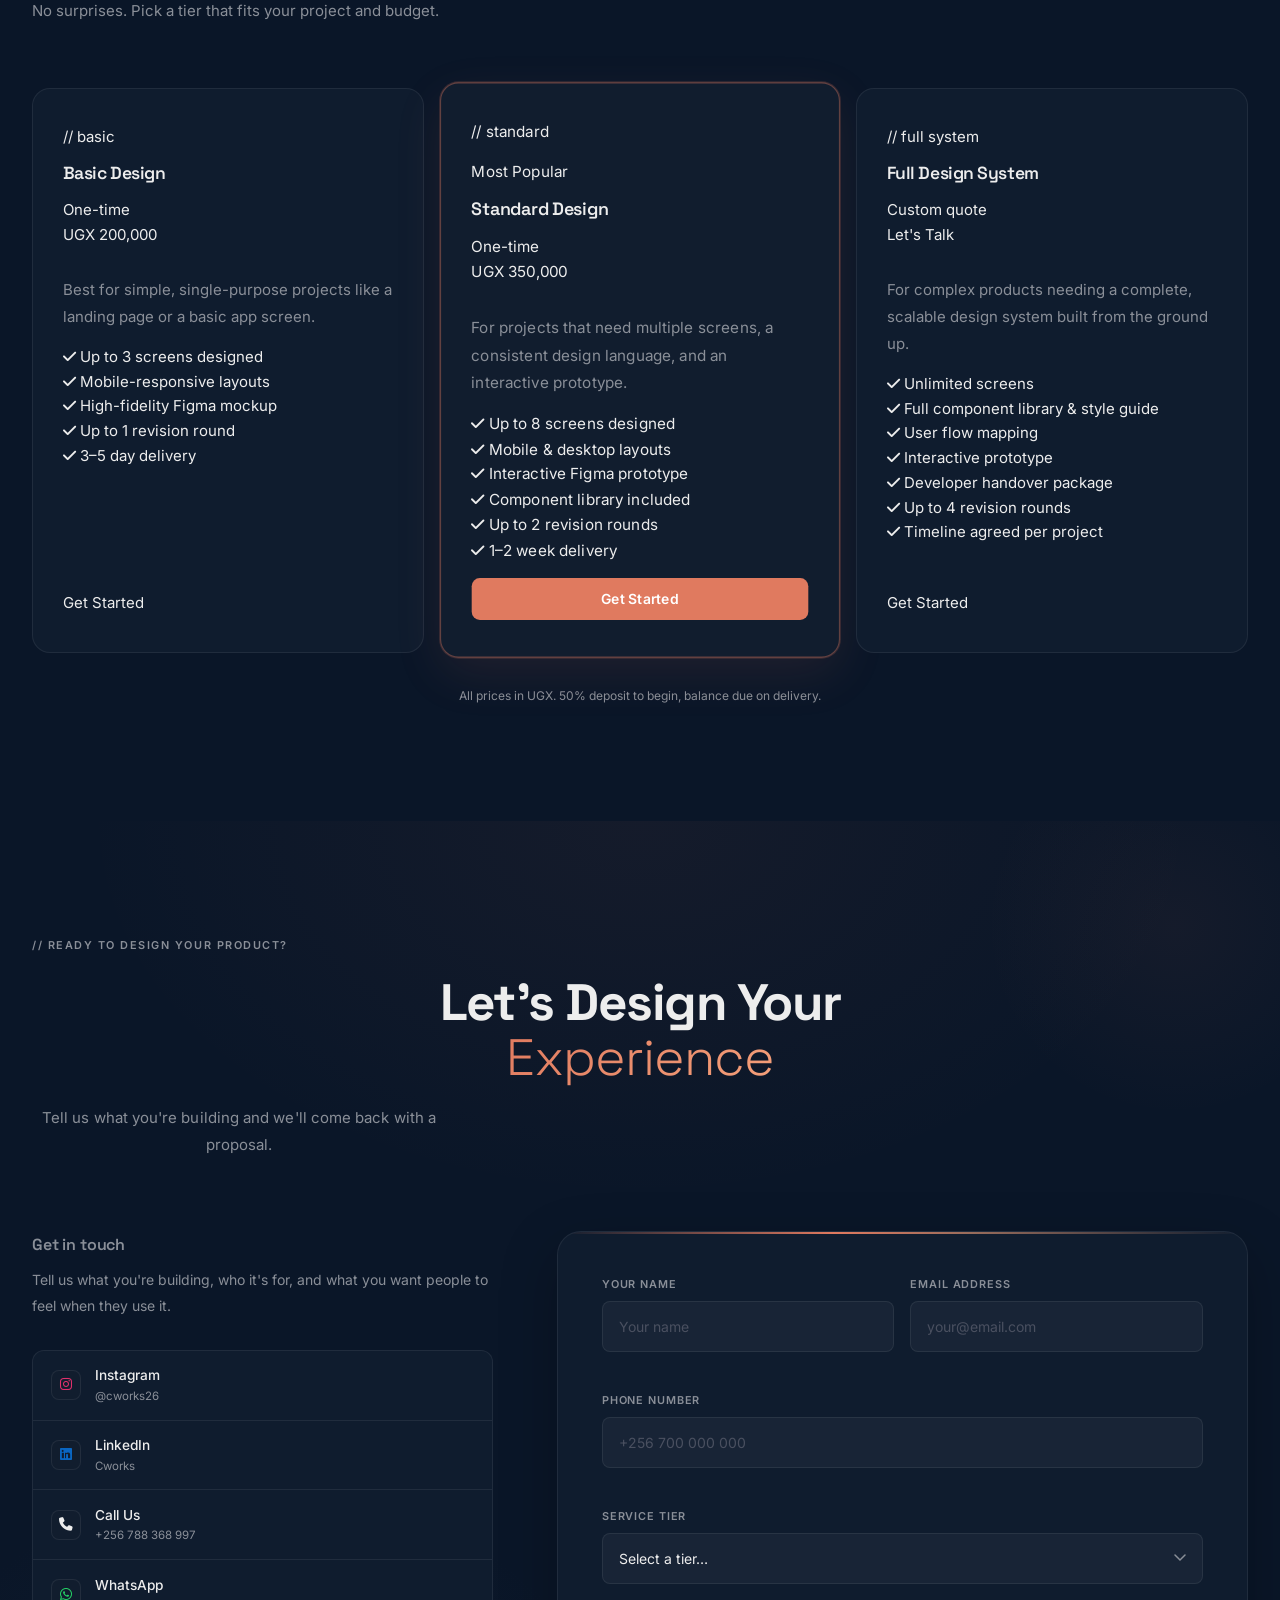
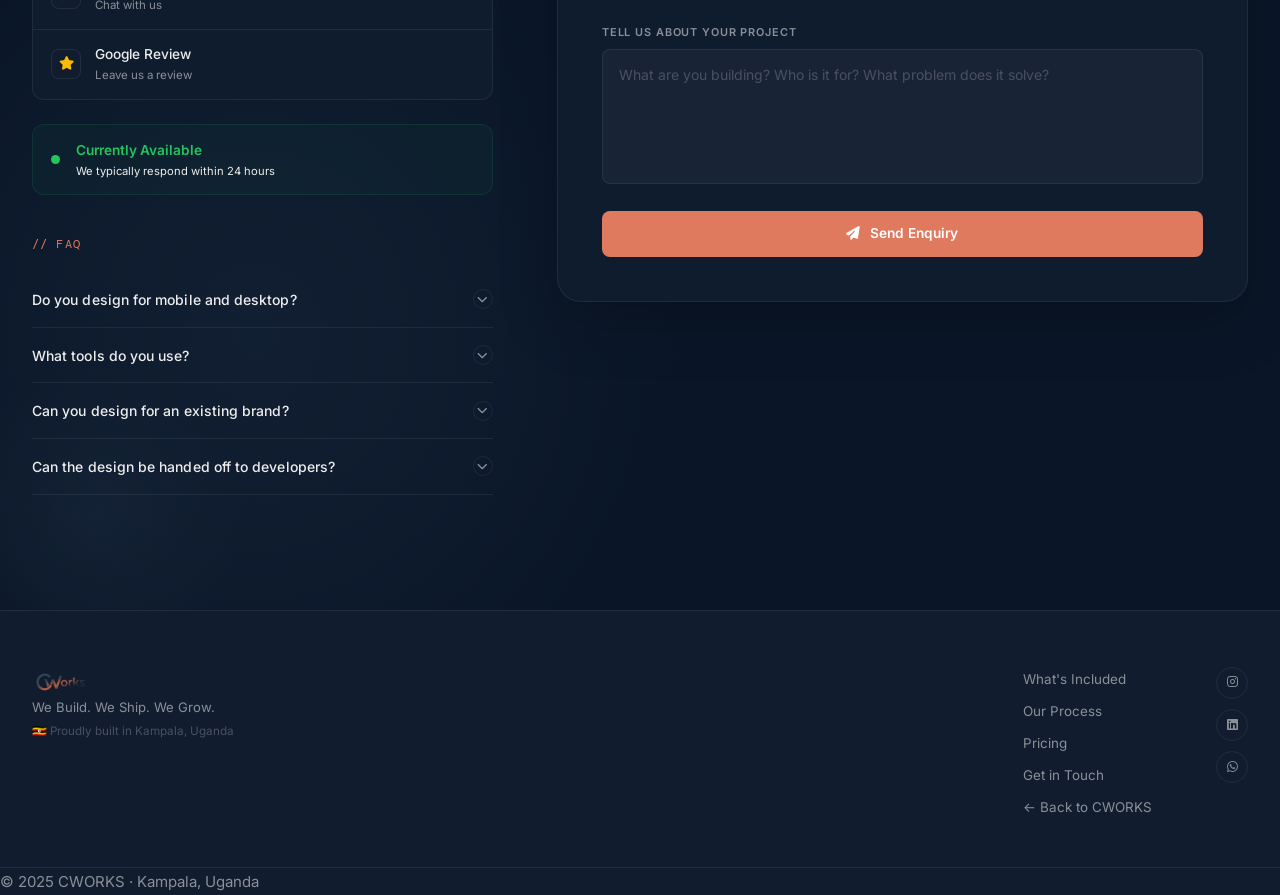
<file: ui-ux-design.html>
<!DOCTYPE html>
<html lang="en">
<head>
  <meta charset="UTF-8"/>
  <meta name="viewport" content="width=device-width, initial-scale=1.0"/>
  <title>UI/UX Design — CWORKS · Kampala, Uganda</title>
  <meta name="description" content="CWORKS designs intuitive, beautiful interfaces for websites and apps. Figma-based UI/UX design from Kampala, Uganda."/>
  <link rel="icon" type="image/png" href="cworks-logo-transparent.png"/>
  <link rel="preconnect" href="https://fonts.googleapis.com"/>
  <link rel="preconnect" href="https://fonts.gstatic.com" crossorigin/>
  <link href="https://fonts.googleapis.com/css2?family=Space+Grotesk:wght@300;400;500;600;700&family=Inter:wght@300;400;500;600;700&family=DM+Mono:wght@400;500&display=swap" rel="stylesheet"/>
  <link rel="stylesheet" href="https://cdnjs.cloudflare.com/ajax/libs/font-awesome/6.5.0/css/all.min.css"/>
  <link rel="stylesheet" href="styles.css"/>
  <link rel="stylesheet" href="typography.css"/>
  <style>
    .service-hero{position:relative;min-height:70vh;display:flex;align-items:center;padding:9rem 2rem 5rem;overflow:hidden;background:var(--bg-primary)}
    .service-hero-bg{position:absolute;inset:0;pointer-events:none}
    .service-hero-glow-1{position:absolute;width:600px;height:600px;top:-200px;right:-100px;border-radius:50%;background:radial-gradient(circle,rgba(224,122,95,.07) 0%,transparent 70%);animation:floatOrb 9s ease-in-out infinite}
    .service-hero-glow-2{position:absolute;width:500px;height:500px;bottom:-100px;left:-100px;border-radius:50%;background:radial-gradient(circle,rgba(65,90,119,.1) 0%,transparent 70%);animation:floatOrb 12s ease-in-out infinite reverse}
    .service-hero-grid{position:absolute;inset:0;background-image:linear-gradient(rgba(65,90,119,.05) 1px,transparent 1px),linear-gradient(90deg,rgba(65,90,119,.05) 1px,transparent 1px);background-size:56px 56px;mask-image:radial-gradient(ellipse 90% 70% at 50% 50%,black 20%,transparent 80%)}
    .service-hero-content{position:relative;z-index:2;max-width:1280px;margin:0 auto;width:100%}
    .service-hero-back{display:inline-flex;align-items:center;gap:.55rem;font-size:.78rem;font-weight:500;color:var(--text-secondary);margin-bottom:2rem;transition:color .2s}
    .service-hero-back:hover{color:var(--white)}
    .service-hero-eyebrow{display:inline-flex;align-items:center;gap:.55rem;padding:.4rem .88rem;border:1px solid var(--border);border-radius:100px;font-size:.72rem;font-weight:500;color:var(--accent);letter-spacing:.06em;margin-bottom:1.5rem;background:var(--accent-light)}
    .service-hero-title{font-size:clamp(2.5rem,6vw,5rem);font-weight:800;letter-spacing:-.03em;line-height:1.05;margin-bottom:1.25rem;max-width:800px}
    .service-hero-title em{font-family:var(--font-serif);font-style:italic;font-weight:400}
    .service-hero-sub{font-size:clamp(.92rem,1.7vw,1.1rem);color:var(--text-secondary);max-width:580px;line-height:1.75;margin-bottom:2.5rem}
    .service-hero-actions{display:flex;align-items:center;gap:1rem;flex-wrap:wrap}
    .service-hero-meta{display:flex;align-items:center;gap:2.5rem;margin-top:3.5rem;flex-wrap:wrap}
    .meta-item{display:flex;align-items:center;gap:.6rem;font-size:.82rem;color:var(--text-secondary)}
    .meta-item i{color:var(--accent);font-size:.8rem}
    .meta-item strong{color:var(--white)}
    .includes-grid{display:grid;grid-template-columns:repeat(3,1fr);gap:1.5rem}
    .include-card{background:var(--bg-card);border:1px solid var(--border);border-radius:var(--r-md);padding:1.75rem;transition:border-color .3s,transform .3s,background .3s,box-shadow .3s;position:relative;overflow:hidden}
    .include-card::before{content:'';position:absolute;top:0;left:0;right:0;height:2px;background:linear-gradient(90deg,transparent,var(--accent),transparent);opacity:0;transition:opacity .3s}
    .include-card:hover{border-color:rgba(224,122,95,.3);transform:translateY(-4px);background:var(--bg-card-h);box-shadow:0 16px 40px rgba(0,0,0,.2)}
    .include-card:hover::before{opacity:1}
    .include-icon{width:44px;height:44px;border-radius:var(--r-sm);background:var(--accent-low);border:1px solid var(--accent-glow);display:flex;align-items:center;justify-content:center;color:var(--accent);font-size:1.1rem;margin-bottom:1.1rem;transition:transform .3s,box-shadow .3s}
    .include-card:hover .include-icon{transform:scale(1.12) rotate(-4deg);box-shadow:0 0 20px rgba(224,122,95,.25)}
    .include-card h3{font-size:.97rem;font-weight:700;letter-spacing:-.01em;margin-bottom:.45rem;color:var(--text)}
    .include-card p{font-size:.82rem;color:var(--text-muted);line-height:1.7}
    .process-steps{display:flex;flex-direction:column;gap:0}
    .process-step{display:grid;grid-template-columns:56px 1fr;gap:1.75rem;align-items:start;padding:1.75rem 0;border-bottom:1px solid var(--border);transition:padding-left .3s}
    .process-step:last-child{border-bottom:none}
    .process-step:hover{padding-left:8px}
    .process-step-icon{width:44px;height:44px;border-radius:var(--r-sm);background:var(--accent-low);border:1px solid var(--accent-glow);display:flex;align-items:center;justify-content:center;color:var(--accent);font-size:1rem;flex-shrink:0;transition:box-shadow .3s,transform .3s}
    .process-step:hover .process-step-icon{box-shadow:0 0 16px rgba(224,122,95,.3);transform:scale(1.08)}
    .process-step-number{display:none}
    .process-step-label{display:inline-block;font-family:var(--font-mono);font-size:.65rem;letter-spacing:.12em;color:var(--accent);background:var(--accent-low);border:1px solid var(--accent-glow);border-radius:4px;padding:.2rem .55rem;margin-bottom:.65rem}
    .process-step-title{font-size:1.05rem;font-weight:700;letter-spacing:-.01em;margin-bottom:.45rem}
    .process-step-desc{font-size:.86rem;color:var(--text-muted);line-height:1.75}
    @media(max-width:900px){.includes-grid{grid-template-columns:repeat(2,1fr)}}
    @media(max-width:600px){.includes-grid{grid-template-columns:1fr}.service-hero-meta{gap:1.5rem}.process-step{grid-template-columns:44px 1fr;gap:1.25rem}}
  </style>
</head>
<body>
  <div class="noise-overlay" aria-hidden="true"></div>
  <div class="cursor" id="cursor"></div>
  <div class="cursor-follower" id="cursor-follower"></div>
  <nav class="navbar" id="navbar" role="navigation" aria-label="Main navigation">
    <div class="nav-inner">
      <a href="index.html" class="nav-logo" aria-label="CWORKS home">
        <img src="cworks-logo-transparent.png" alt="CWORKS" class="nav-logo-img"/>
      </a>
      <ul class="nav-links" role="list">
        <li><a href="#includes" class="nav-link">What's Included</a></li>
        <li><a href="#process"  class="nav-link">Process</a></li>
        <li><a href="#pricing"  class="nav-link">Pricing</a></li>
        <li><a href="#contact"  class="nav-link">Contact</a></li>
      </ul>
      <a href="#contact" class="nav-cta"><span>Get a Quote</span><i class="fa-solid fa-arrow-up-right fa-xs"></i></a>
      <button class="hamburger" id="hamburger" aria-label="Toggle mobile menu" aria-expanded="false"><span></span><span></span></button>
    </div>
    <div class="mobile-menu" id="mobileMenu">
      <a href="#includes" class="nav-link">What's Included</a>
      <a href="#process"  class="nav-link">Process</a>
      <a href="#pricing"  class="nav-link">Pricing</a>
      <a href="#contact"  class="nav-link">Contact</a>
    </div>
  </nav>
  <section class="service-hero" aria-label="UI/UX Design service">
    <div class="service-hero-bg" aria-hidden="true">
      <div class="service-hero-glow-1"></div>
      <div class="service-hero-glow-2"></div>
      <div class="service-hero-grid"></div>
    </div>
    <div class="service-hero-content">
      <a href="index.html" class="service-hero-back reveal"><i class="fa-solid fa-arrow-left fa-xs"></i> Back to CWORKS</a>
      <div class="service-hero-eyebrow reveal"><i class="fa-solid fa-mobile-screen-button fa-xs"></i><span>UI/UX Design</span></div>
      <h1 class="service-hero-title reveal">Interfaces That<br/>Feel <em>Exactly Right</em></h1>
      <p class="service-hero-sub reveal">We design digital experiences that are intuitive, beautiful, and built around real users — delivered as developer-ready Figma files.</p>
      <div class="service-hero-actions reveal">
        <a href="#pricing" class="btn-primary mag-btn"><span>View Pricing</span><i class="fa-solid fa-arrow-right fa-xs"></i></a>
        <a href="#contact" class="btn-secondary mag-btn"><span>Start a Project</span></a>
      </div>
      <div class="service-hero-meta reveal">
        <div class="meta-item"><i class="fa-solid fa-clock"></i><span>From <strong>3 days</strong> delivery</span></div>
        <div class="meta-item"><i class="fa-solid fa-coins"></i><span>From <strong>UGX 200,000</strong></span></div>
        <div class="meta-item"><i class="fa-solid fa-brands fa-figma"></i><span><strong>Figma</strong> delivered</span></div>
        <div class="meta-item"><i class="fa-solid fa-rotate"></i><span><strong>Multiple</strong> revision rounds</span></div>
      </div>
    </div>
  </section>
  <section class="section about" id="includes" style="background:var(--bg-secondary);">
    <div class="container">
      <div class="section-header">
        <span class="section-label reveal">// what you get</span>
        <h2 class="section-title reveal">Everything You<br/><em>Need, Included</em></h2>
        <p class="section-description reveal">No hidden extras. Here is exactly what every project covers.</p>
        <span class="accent-line reveal"></span>
      </div>
      <div class="includes-grid">
        <div class="include-card reveal">
          <div class="include-icon"><i class="fa-solid fa-layer-group"></i></div>
          <h3>High-Fidelity Mockups</h3>
          <p>Pixel-perfect screen designs in Figma, fully styled with your brand colors, fonts, and visual language.</p>
        </div>
        <div class="include-card reveal">
          <div class="include-icon"><i class="fa-solid fa-mobile-screen"></i></div>
          <h3>Mobile-Responsive Layouts</h3>
          <p>Designs built for every screen size — mobile, tablet, and desktop — from the very first frame.</p>
        </div>
        <div class="include-card reveal">
          <div class="include-icon"><i class="fa-solid fa-hand-pointer"></i></div>
          <h3>Interactive Prototype</h3>
          <p>Clickable Figma prototype showing real user flows so you can experience the design before it's built.</p>
        </div>
        <div class="include-card reveal">
          <div class="include-icon"><i class="fa-solid fa-cubes"></i></div>
          <h3>Component Library</h3>
          <p>Reusable design components — buttons, inputs, cards, modals — organised for your developers to reference.</p>
        </div>
        <div class="include-card reveal">
          <div class="include-icon"><i class="fa-solid fa-palette"></i></div>
          <h3>Style Guide</h3>
          <p>Colours, typography, spacing, and usage rules documented so the design stays consistent at scale.</p>
        </div>
        <div class="include-card reveal">
          <div class="include-icon"><i class="fa-solid fa-file-export"></i></div>
          <h3>Developer Handover</h3>
          <p>Fully organised Figma file with exported assets, annotated specs, and a walkthrough on delivery.</p>
        </div>
      </div>
    </div>
  </section>
  <section class="section process-section" id="process">
    <div class="container">
      <div class="section-header">
        <span class="section-label reveal">// how it works</span>
        <h2 class="section-title reveal">Our <em>Process</em></h2>
        <p class="section-description reveal">A clear, collaborative workflow from first conversation to delivery.</p>
        <span class="accent-line reveal"></span>
      </div>
      <div class="process-steps">
        <div class="process-step reveal">
          <div class="process-step-icon"><i class="fa-solid fa-magnifying-glass"></i></div>
          <div class="process-step-content">
            <span class="process-step-label">01</span>
            <h3 class="process-step-title">Brief & Discovery</h3>
            <p class="process-step-desc">We talk through your goals, users, and existing brand. What problem are we solving? What should this feel like to use?</p>
          </div>
        </div>
        <div class="process-step reveal">
          <div class="process-step-icon"><i class="fa-solid fa-chart-bar"></i></div>
          <div class="process-step-content">
            <span class="process-step-label">02</span>
            <h3 class="process-step-title">Research & Planning</h3>
            <p class="process-step-desc">We study comparable products and user patterns, then plan the information architecture and user flows before touching Figma.</p>
          </div>
        </div>
        <div class="process-step reveal">
          <div class="process-step-icon"><i class="fa-solid fa-object-group"></i></div>
          <div class="process-step-content">
            <span class="process-step-label">03</span>
            <h3 class="process-step-title">Wireframes</h3>
            <p class="process-step-desc">Low-fidelity wireframes establish layout and structure. You review and give feedback before we invest time in visual design.</p>
          </div>
        </div>
        <div class="process-step reveal">
          <div class="process-step-icon"><i class="fa-solid fa-palette"></i></div>
          <div class="process-step-content">
            <span class="process-step-label">04</span>
            <h3 class="process-step-title">Visual Design</h3>
            <p class="process-step-desc">We apply your brand identity — color, typography, depth — and turn wireframes into full high-fidelity screens.</p>
          </div>
        </div>
        <div class="process-step reveal">
          <div class="process-step-icon"><i class="fa-solid fa-mobile-screen"></i></div>
          <div class="process-step-content">
            <span class="process-step-label">05</span>
            <h3 class="process-step-title">Prototype & Review</h3>
            <p class="process-step-desc">An interactive prototype lets you experience the design as a user would. You give feedback and we work through revision rounds.</p>
          </div>
        </div>
        <div class="process-step reveal">
          <div class="process-step-icon"><i class="fa-solid fa-file-export"></i></div>
          <div class="process-step-content">
            <span class="process-step-label">06</span>
            <h3 class="process-step-title">Handover</h3>
            <p class="process-step-desc">We deliver the final organised Figma file with component library, style guide, and exported assets — ready for developers.</p>
          </div>
        </div>
      </div>
    </div>
  </section>
  <section class="section projects" id="pricing" style="background:var(--bg-primary);">
    <div class="container">
      <div class="section-header">
        <span class="section-label reveal">// pricing</span>
        <h2 class="section-title reveal">Simple, Transparent<br/><em>Pricing</em></h2>
        <p class="section-description reveal">No surprises. Pick a tier that fits your project and budget.</p>
        <span class="accent-line reveal"></span>
      </div>
      <div class="pricing-grid reveal">
        <div class="pricing-card">
          <div class="pricing-tier-label font-code">// basic</div>
          <h3 class="pricing-name">Basic Design</h3>
          <div class="ch-price-block">
            <div class="ch-price-label">One-time</div>
            <div class="ch-price-main">UGX 200,000</div>
          </div>
          <div class="ch-divider"></div>
          <p class="pricing-desc">Best for simple, single-purpose projects like a landing page or a basic app screen.</p>
          <ul class="pricing-features">
            <li><i class="fa-solid fa-check"></i> Up to 3 screens designed</li>
            <li><i class="fa-solid fa-check"></i> Mobile-responsive layouts</li>
            <li><i class="fa-solid fa-check"></i> High-fidelity Figma mockup</li>
            <li><i class="fa-solid fa-check"></i> Up to 1 revision round</li>
            <li><i class="fa-solid fa-check"></i> 3&#8211;5 day delivery</li>
          </ul>
          <a href="#contact" class="btn-secondary" style="width:100%;justify-content:center;margin-top:auto;">Get Started</a>
        </div>
        <div class="pricing-card pricing-card--featured">
          <div class="pricing-tier-label font-code">// standard</div>
          <div class="pricing-popular-badge">Most Popular</div>
          <h3 class="pricing-name">Standard Design</h3>
          <div class="ch-price-block">
            <div class="ch-price-label">One-time</div>
            <div class="ch-price-main">UGX 350,000</div>
          </div>
          <div class="ch-divider"></div>
          <p class="pricing-desc">For projects that need multiple screens, a consistent design language, and an interactive prototype.</p>
          <ul class="pricing-features">
            <li><i class="fa-solid fa-check"></i> Up to 8 screens designed</li>
            <li><i class="fa-solid fa-check"></i> Mobile &amp; desktop layouts</li>
            <li><i class="fa-solid fa-check"></i> Interactive Figma prototype</li>
            <li><i class="fa-solid fa-check"></i> Component library included</li>
            <li><i class="fa-solid fa-check"></i> Up to 2 revision rounds</li>
            <li><i class="fa-solid fa-check"></i> 1&#8211;2 week delivery</li>
          </ul>
          <a href="#contact" class="btn-primary" style="width:100%;justify-content:center;margin-top:auto;">Get Started</a>
        </div>
        <div class="pricing-card">
          <div class="pricing-tier-label font-code">// full system</div>
          <h3 class="pricing-name">Full Design System</h3>
          <div class="ch-price-block">
            <div class="ch-price-label">Custom quote</div>
            <div class="ch-price-main">Let's Talk</div>
          </div>
          <div class="ch-divider"></div>
          <p class="pricing-desc">For complex products needing a complete, scalable design system built from the ground up.</p>
          <ul class="pricing-features">
            <li><i class="fa-solid fa-check"></i> Unlimited screens</li>
            <li><i class="fa-solid fa-check"></i> Full component library &amp; style guide</li>
            <li><i class="fa-solid fa-check"></i> User flow mapping</li>
            <li><i class="fa-solid fa-check"></i> Interactive prototype</li>
            <li><i class="fa-solid fa-check"></i> Developer handover package</li>
            <li><i class="fa-solid fa-check"></i> Up to 4 revision rounds</li>
            <li><i class="fa-solid fa-check"></i> Timeline agreed per project</li>
          </ul>
          <a href="#contact" class="btn-secondary" style="width:100%;justify-content:center;margin-top:auto;">Get Started</a>
        </div>
      </div>
      <div class="pricing-notes reveal">
        <p class="font-code" style="color:var(--text-muted);font-size:.75rem;text-align:center;margin-top:1.5rem;">All prices in UGX. 50% deposit to begin, balance due on delivery.</p>
      </div>
    </div>
    </section>  <section class="section contact" id="contact">
    <div class="contact-bg-glow" aria-hidden="true"></div>
    <div class="container">

      <div class="section-header" data-reveal>
        <div class="section-label"><span class="lt">// READY TO DESIGN YOUR PRODUCT?</span></div>
        <h2 class="section-title">Let's Design Your<br/><em>Experience</em></h2>
        <p class="section-sub">Tell us what you're building and we'll come back with a proposal.</p>
      </div>

      <div class="contact-layout">

        <!-- LEFT -->
        <div class="contact-left" data-reveal>
          <p class="contact-left-headline">Get in touch</p>
          <p class="contact-left-sub">Tell us what you're building, who it's for, and what you want people to feel when they use it.</p>

          <div class="clinks-list">
            <a href="https://www.instagram.com/cworks26/" class="clink" target="_blank" rel="noopener noreferrer">
              <span class="clink-ic" style="color:#E1306C"><i class="fa-brands fa-instagram"></i></span>
              <span class="clink-txt">Instagram<span style="display:block;font-size:.72rem;color:var(--text-muted);font-weight:400;">@cworks26</span></span>
              <i class="fa-solid fa-arrow-up-right clink-arr"></i>
            </a>
            <a href="https://www.linkedin.com/company/cworks26" class="clink" target="_blank" rel="noopener noreferrer">
              <span class="clink-ic" style="color:#0A66C2"><i class="fa-brands fa-linkedin"></i></span>
              <span class="clink-txt">LinkedIn<span style="display:block;font-size:.72rem;color:var(--text-muted);font-weight:400;">Cworks</span></span>
              <i class="fa-solid fa-arrow-up-right clink-arr"></i>
            </a>
            <a href="tel:+256788368997" class="clink">
              <span class="clink-ic"><i class="fa-solid fa-phone"></i></span>
              <span class="clink-txt">Call Us<span style="display:block;font-size:.72rem;color:var(--text-muted);font-weight:400;">+256 788 368 997</span></span>
              <i class="fa-solid fa-arrow-up-right clink-arr"></i>
            </a>
            <a href="https://wa.me/256788368997" class="clink" target="_blank" rel="noopener noreferrer">
              <span class="clink-ic" style="color:#25D366"><i class="fa-brands fa-whatsapp"></i></span>
              <span class="clink-txt">WhatsApp<span style="display:block;font-size:.72rem;color:var(--text-muted);font-weight:400;">Chat with us</span></span>
              <i class="fa-solid fa-arrow-up-right clink-arr"></i>
            </a>
            <a href="https://g.page/r/CXH2-fsHKeH0EBM/review" class="clink" target="_blank" rel="noopener noreferrer">
              <span class="clink-ic" style="color:#FBBC04"><i class="fa-solid fa-star"></i></span>
              <span class="clink-txt">Google Review<span style="display:block;font-size:.72rem;color:var(--text-muted);font-weight:400;">Leave us a review</span></span>
              <i class="fa-solid fa-arrow-up-right clink-arr"></i>
            </a>
          </div>

          <div class="contact-avail">
            <div class="avail-ring"></div>
            <div>
              <div class="avail-title">Currently Available</div>
              <div class="avail-sub">We typically respond within 24 hours</div>
            </div>
          </div>

          <div style="margin-top:2.5rem;">
            <p style="font-size:.72rem;font-family:var(--font-mono);letter-spacing:.1em;color:var(--accent);margin-bottom:1rem;">// FAQ</p>
            <div class="faq-list">
              <details class="faq-item">
                <summary class="faq-q">Do you design for mobile and desktop? <span class="faq-chevron"><i class="fa-solid fa-chevron-down"></i></span></summary>
                <p class="faq-a">Yes. All designs are mobile-first, then scaled up to tablet and desktop.</p>
              </details>
              <details class="faq-item">
                <summary class="faq-q">What tools do you use? <span class="faq-chevron"><i class="fa-solid fa-chevron-down"></i></span></summary>
                <p class="faq-a">We design in Figma. You'll receive a fully organised Figma file with components, styles, and a prototype.</p>
              </details>
              <details class="faq-item">
                <summary class="faq-q">Can you design for an existing brand? <span class="faq-chevron"><i class="fa-solid fa-chevron-down"></i></span></summary>
                <p class="faq-a">Yes. Share your brand guidelines, colours, and fonts and we'll design within them.</p>
              </details>
              <details class="faq-item">
                <summary class="faq-q">Can the design be handed off to developers? <span class="faq-chevron"><i class="fa-solid fa-chevron-down"></i></span></summary>
                <p class="faq-a">Yes. The Figma file includes developer-ready specs, exportable assets, and a component library.</p>
              </details>
            </div>
          </div>
        </div>

        <!-- RIGHT: form -->
        <div class="contact-form-wrap" data-reveal data-reveal-delay="1">
          <form id="contact-form" action="https://api.web3forms.com/submit" method="POST" novalidate>
            <input type="hidden" name="access_key" value="dd3dd29d-fc75-4ea5-b907-18526ad695c6"/>
            <input type="hidden" name="redirect" value="false"/>
            <input type="hidden" name="subject" value="UI/UX Design Enquiry — CWORKS"/>
            <input type="hidden" name="from_name" value="CWORKS UI/UX Design Page"/>

            <div class="form-row">
              <div class="fg">
                <label for="contact-name">Your Name</label>
                <input type="text" id="contact-name" name="name" placeholder="Your name" autocomplete="name" required/>
                <span class="fe" id="name-error" aria-live="polite"></span>
              </div>
              <div class="fg">
                <label for="contact-email">Email Address</label>
                <input type="email" id="contact-email" name="email" placeholder="your@email.com" autocomplete="email" required/>
                <span class="fe" id="email-error" aria-live="polite"></span>
              </div>
            </div>

            <div class="fg">
              <label for="contact-phone">Phone Number</label>
              <input type="tel" id="contact-phone" name="phone" placeholder="+256 700 000 000" autocomplete="tel" required/>
              <span class="fe" id="phone-error" aria-live="polite"></span>
            </div>

            <div class="fg">
              <label for="contact-tier">Service Tier</label>
              <select id="contact-tier" name="tier">
                <option value="" disabled selected>Select a tier&#8230;</option>
                <option value="Basic Design — UGX 200,000">Basic Design — UGX 200,000</option>
                <option value="Standard Design — UGX 350,000">Standard Design — UGX 350,000</option>
                <option value="Full Design System — Custom">Full Design System — Let's Talk</option>
                <option value="Consultation">Consultation &#8212; Let's discuss</option>
              </select>
              <span class="fe" id="tier-error" aria-live="polite"></span>
            </div>

            <div class="fg">
              <label for="contact-message">Tell us about your project</label>
              <textarea id="contact-message" name="message" placeholder="What are you building? Who is it for? What problem does it solve?" rows="5" required></textarea>
            </div>

            <div id="form-feedback" class="form-feedback" hidden></div>

            <button type="submit" id="form-submit" class="btn-submit mag-btn">
              <i class="fa-solid fa-paper-plane"></i>
              <span>Send Enquiry</span>
            </button>
          </form>
        </div>

      </div>
    </div>
  </section>
  <footer class="footer" role="contentinfo">
    <div class="footer-top-glow" aria-hidden="true"></div>
    <div class="container footer-inner">
      <div class="footer-brand">
        <div class="footer-logo"><a href="index.html" class="footer-logo-link"><img src="cworks-logo-transparent.png" alt="CWORKS" class="footer-logo-img"/></a></div>
        <p class="footer-tagline">We Build. We Ship. We Grow.</p>
        <p class="footer-origin">&#127482;&#127468; Proudly built in Kampala, Uganda</p>
      </div>
      <nav aria-label="Footer navigation"><ul class="footer-links" role="list">
        <li><a href="#includes" class="footer-link">What's Included</a></li>
        <li><a href="#process" class="footer-link">Our Process</a></li>
        <li><a href="#pricing" class="footer-link">Pricing</a></li>
        <li><a href="#contact" class="footer-link">Get in Touch</a></li>
        <li><a href="index.html" class="footer-link">&#8592; Back to CWORKS</a></li>
      </ul></nav>
      <div class="footer-socials">
        <a href="https://www.instagram.com/cworks26/" target="_blank" rel="noopener noreferrer" aria-label="Instagram"><i class="fa-brands fa-instagram"></i></a>
        <a href="https://www.linkedin.com/company/cworks26" target="_blank" rel="noopener noreferrer" aria-label="LinkedIn"><i class="fa-brands fa-linkedin"></i></a>
        <a href="https://wa.me/256788368997" target="_blank" rel="noopener noreferrer" aria-label="WhatsApp"><i class="fa-brands fa-whatsapp"></i></a>
      </div>
    </div>
    <p class="footer-copy">&#169; 2025 CWORKS &#183; Kampala, Uganda</p>
  </footer>
  <script src="script.js"></script>
</body>
</html>
</file>
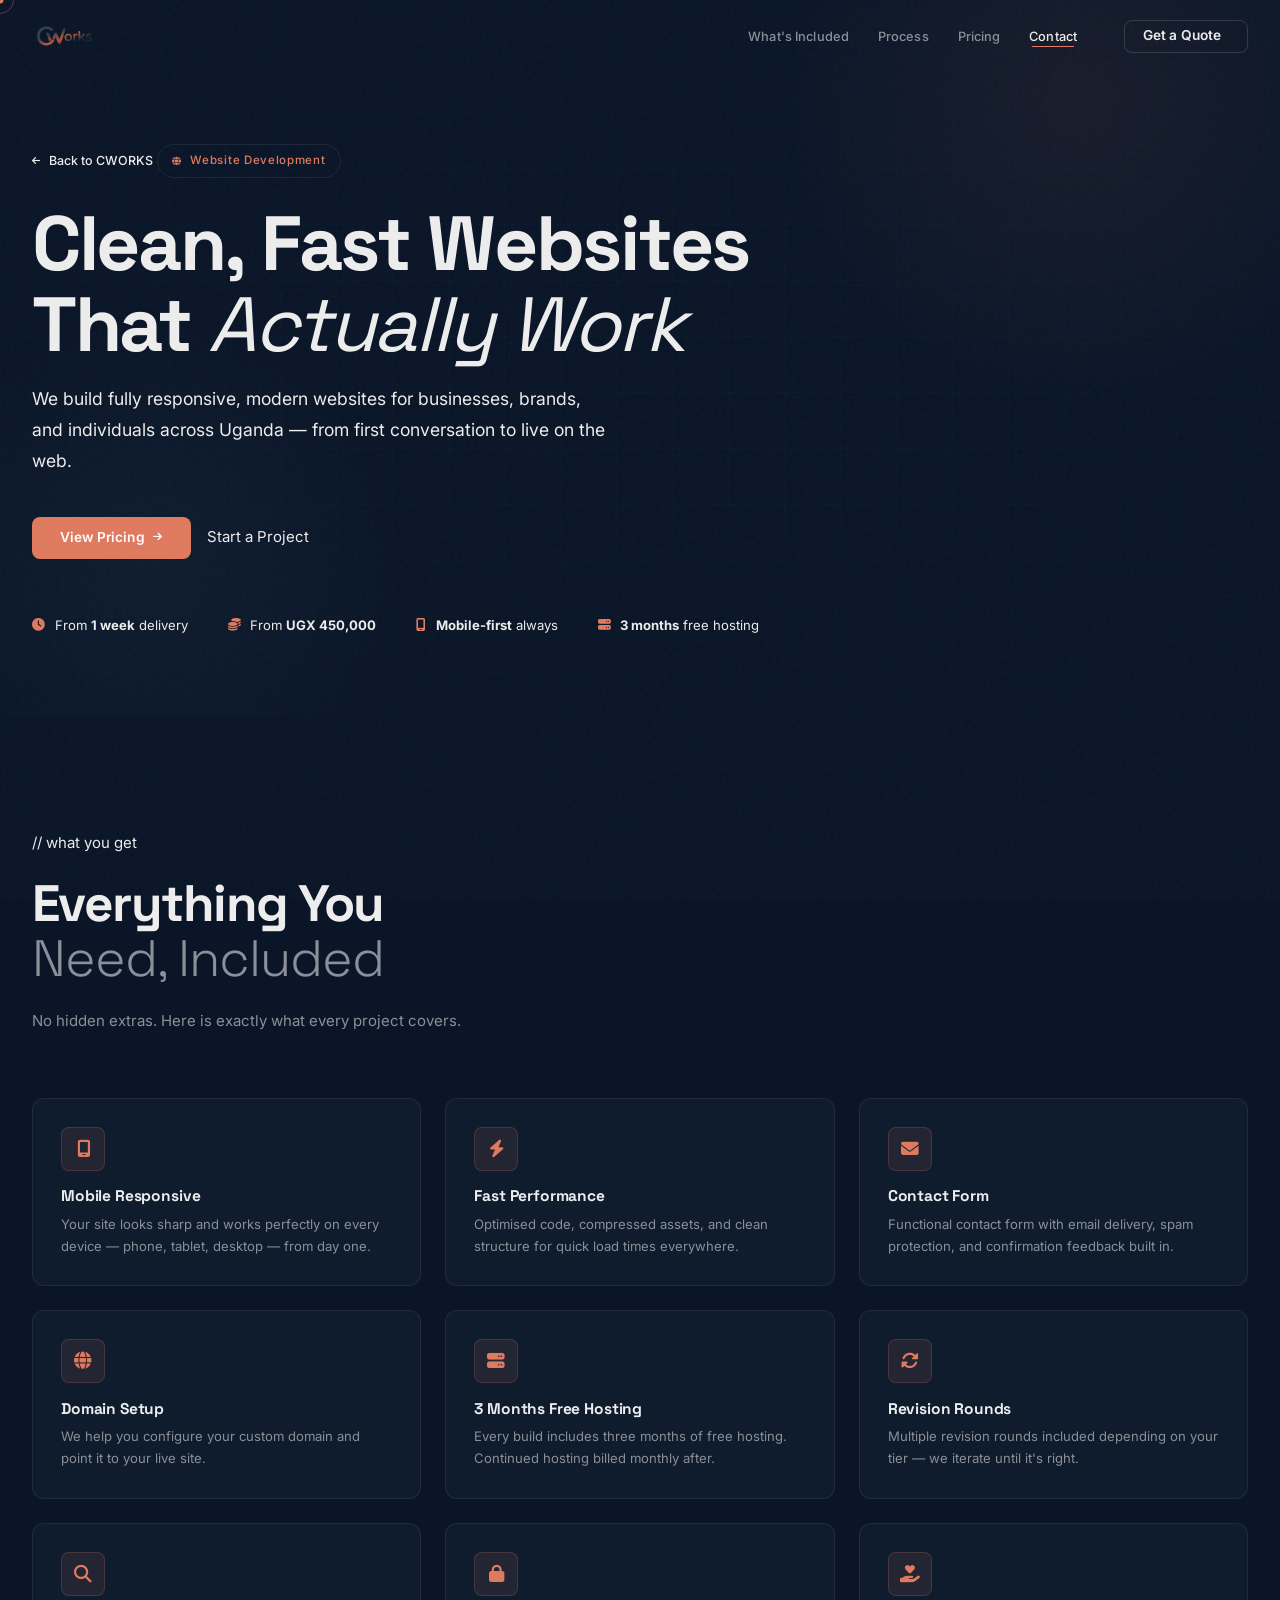
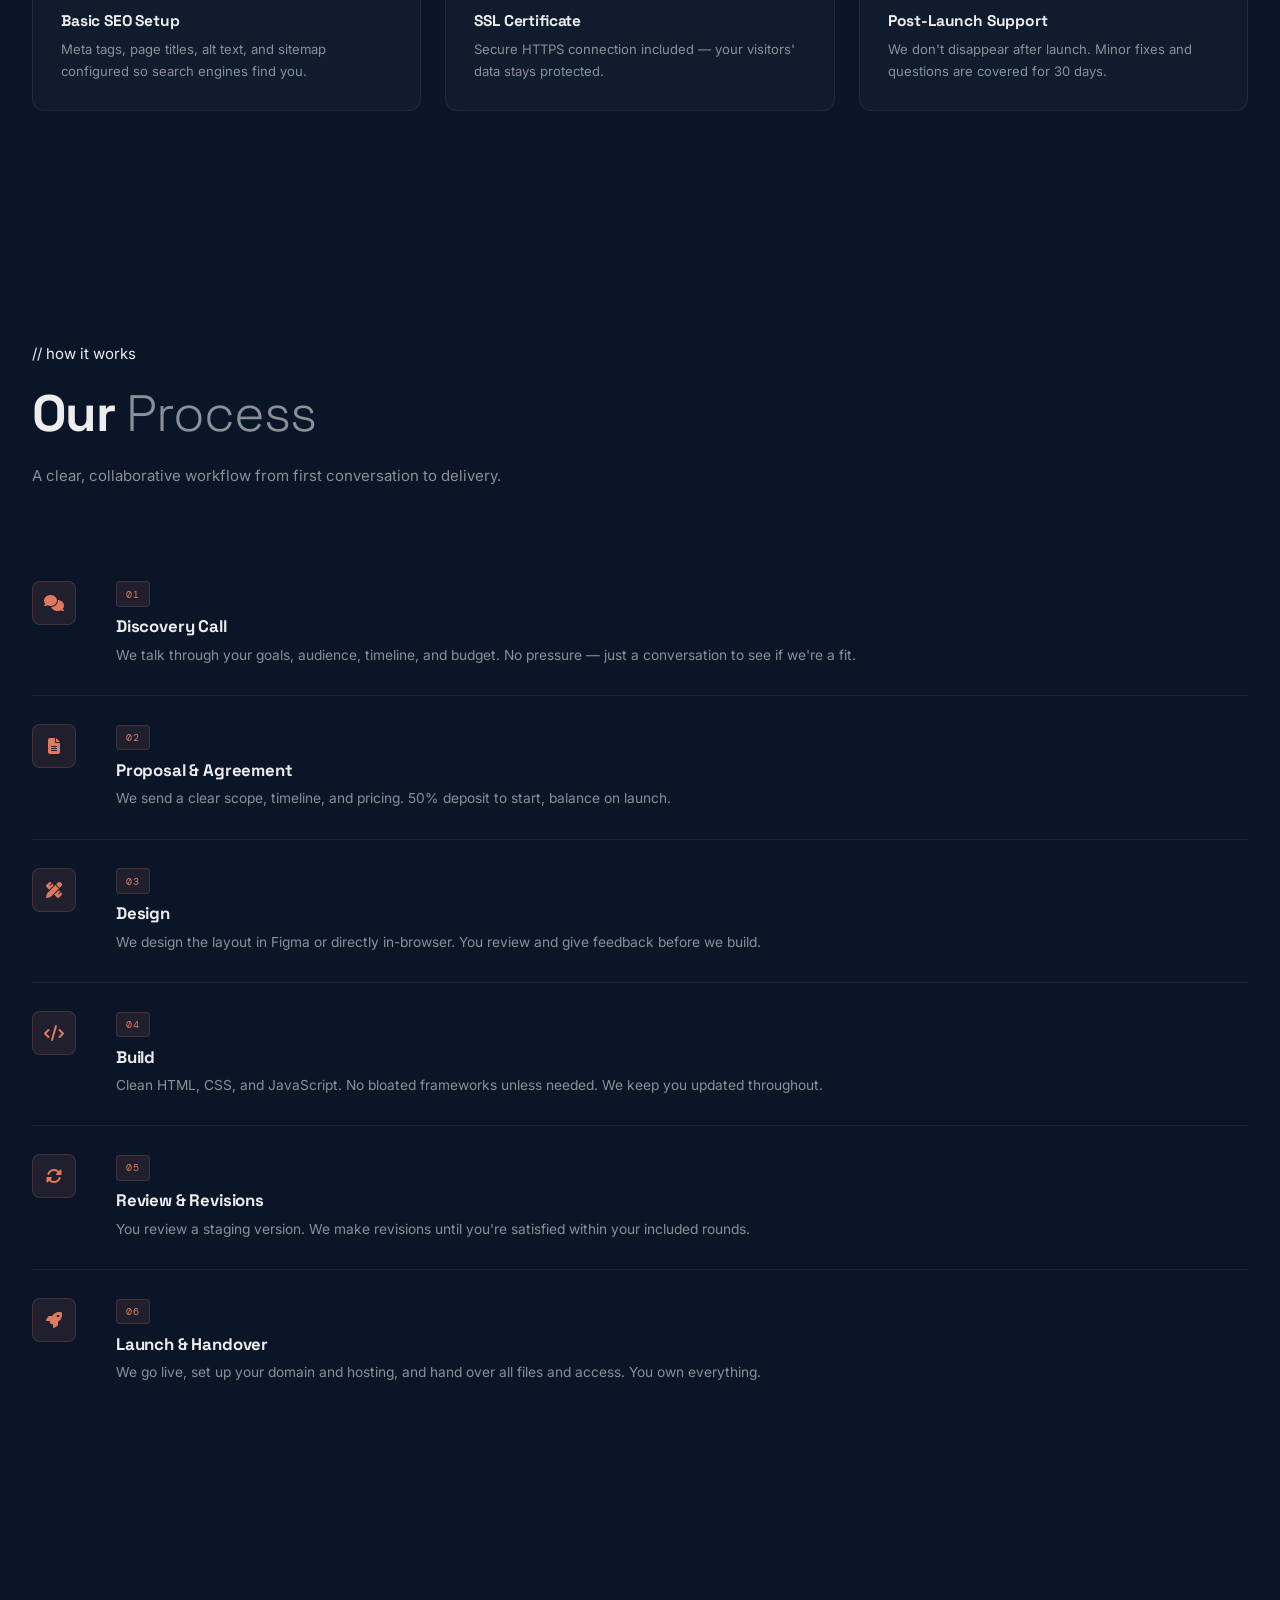
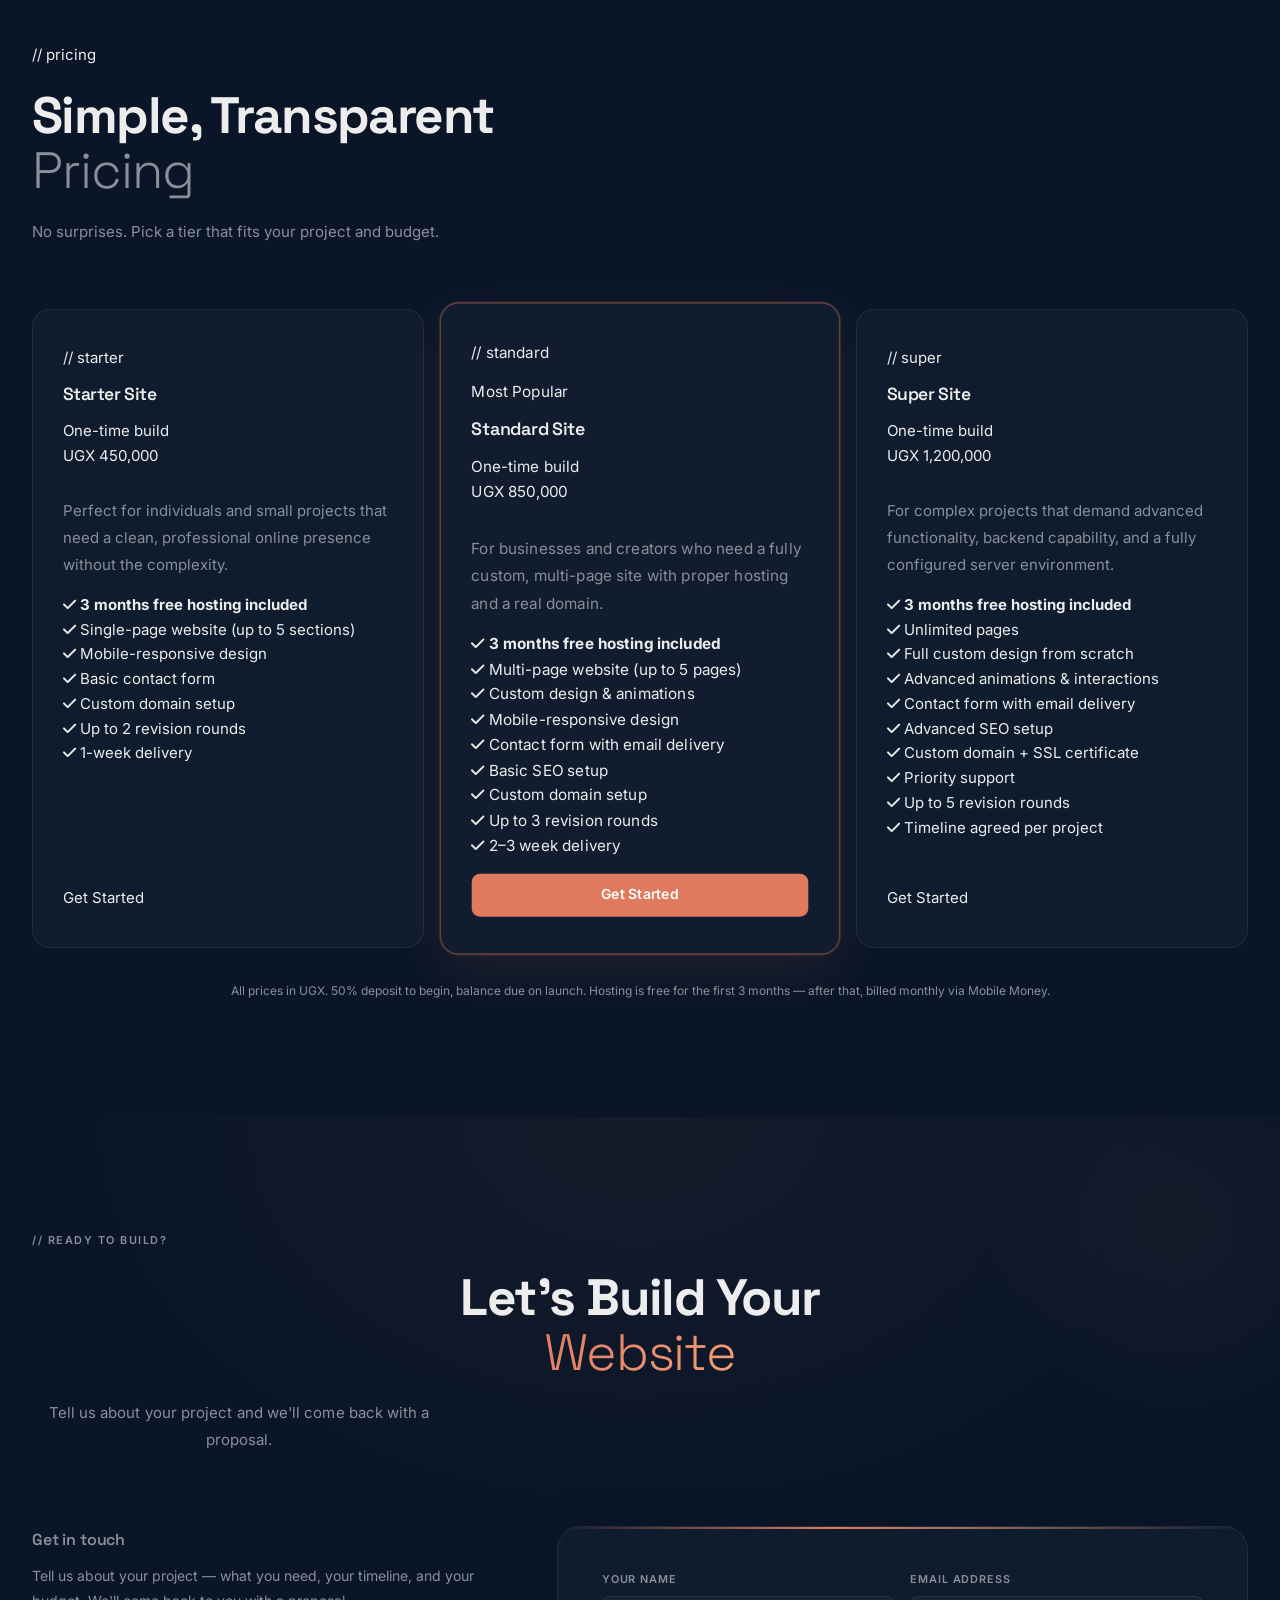
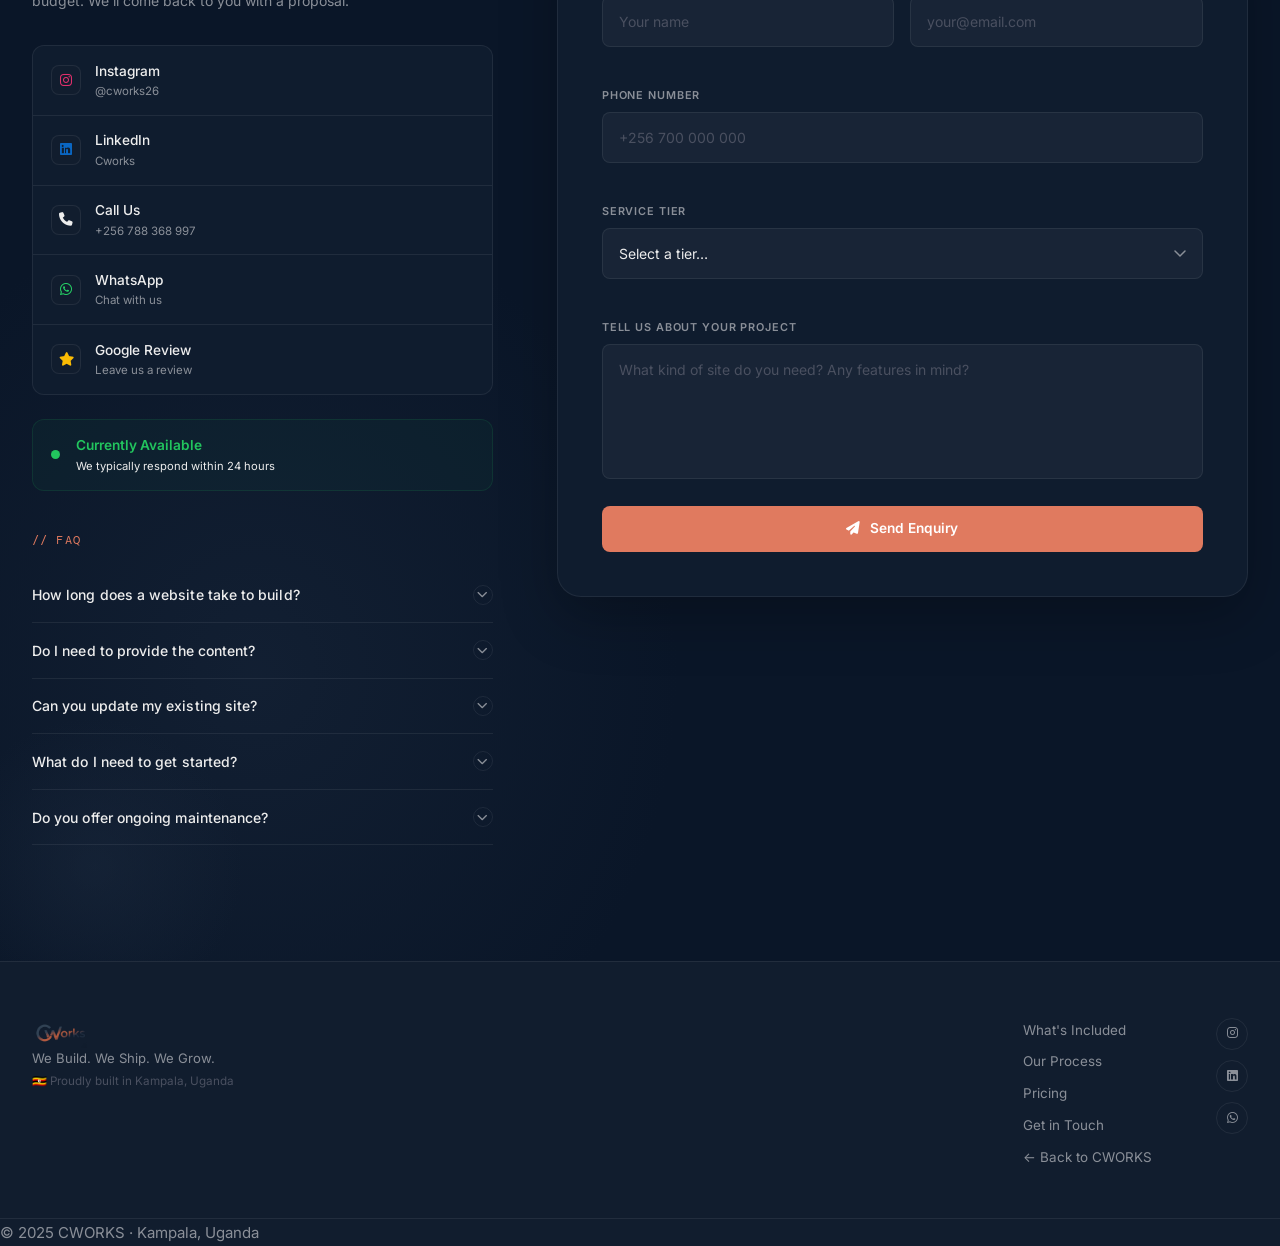
<file: web-development.html>
<!DOCTYPE html>
<html lang="en">
<head>
  <meta charset="UTF-8"/>
  <meta name="viewport" content="width=device-width, initial-scale=1.0"/>
  <title>Website Development — CWORKS · Kampala, Uganda</title>
  <meta name="description" content="CWORKS builds clean, fast, responsive websites for businesses and individuals in Uganda. From design to live hosting — based in Kampala."/>
  <link rel="icon" type="image/png" href="cworks-logo-transparent.png"/>
  <link rel="preconnect" href="https://fonts.googleapis.com"/>
  <link rel="preconnect" href="https://fonts.gstatic.com" crossorigin/>
  <link href="https://fonts.googleapis.com/css2?family=Space+Grotesk:wght@300;400;500;600;700&family=Inter:wght@300;400;500;600;700&family=DM+Mono:wght@400;500&display=swap" rel="stylesheet"/>
  <link rel="stylesheet" href="https://cdnjs.cloudflare.com/ajax/libs/font-awesome/6.5.0/css/all.min.css"/>
  <link rel="stylesheet" href="styles.css"/>
  <link rel="stylesheet" href="typography.css"/>
  <style>
    .service-hero{position:relative;min-height:70vh;display:flex;align-items:center;padding:9rem 2rem 5rem;overflow:hidden;background:var(--bg-primary)}
    .service-hero-bg{position:absolute;inset:0;pointer-events:none}
    .service-hero-glow-1{position:absolute;width:600px;height:600px;top:-200px;right:-100px;border-radius:50%;background:radial-gradient(circle,rgba(224,122,95,.07) 0%,transparent 70%);animation:floatOrb 9s ease-in-out infinite}
    .service-hero-glow-2{position:absolute;width:500px;height:500px;bottom:-100px;left:-100px;border-radius:50%;background:radial-gradient(circle,rgba(65,90,119,.1) 0%,transparent 70%);animation:floatOrb 12s ease-in-out infinite reverse}
    .service-hero-grid{position:absolute;inset:0;background-image:linear-gradient(rgba(65,90,119,.05) 1px,transparent 1px),linear-gradient(90deg,rgba(65,90,119,.05) 1px,transparent 1px);background-size:56px 56px;mask-image:radial-gradient(ellipse 90% 70% at 50% 50%,black 20%,transparent 80%)}
    .service-hero-content{position:relative;z-index:2;max-width:1280px;margin:0 auto;width:100%}
    .service-hero-back{display:inline-flex;align-items:center;gap:.55rem;font-size:.78rem;font-weight:500;color:var(--text-secondary);margin-bottom:2rem;transition:color .2s}
    .service-hero-back:hover{color:var(--white)}
    .service-hero-eyebrow{display:inline-flex;align-items:center;gap:.55rem;padding:.4rem .88rem;border:1px solid var(--border);border-radius:100px;font-size:.72rem;font-weight:500;color:var(--accent);letter-spacing:.06em;margin-bottom:1.5rem;background:var(--accent-light)}
    .service-hero-title{font-size:clamp(2.5rem,6vw,5rem);font-weight:800;letter-spacing:-.03em;line-height:1.05;margin-bottom:1.25rem;max-width:800px}
    .service-hero-title em{font-family:var(--font-serif);font-style:italic;font-weight:400}
    .service-hero-sub{font-size:clamp(.92rem,1.7vw,1.1rem);color:var(--text-secondary);max-width:580px;line-height:1.75;margin-bottom:2.5rem}
    .service-hero-actions{display:flex;align-items:center;gap:1rem;flex-wrap:wrap}
    .service-hero-meta{display:flex;align-items:center;gap:2.5rem;margin-top:3.5rem;flex-wrap:wrap}
    .meta-item{display:flex;align-items:center;gap:.6rem;font-size:.82rem;color:var(--text-secondary)}
    .meta-item i{color:var(--accent);font-size:.8rem}
    .meta-item strong{color:var(--white)}
    .includes-grid{display:grid;grid-template-columns:repeat(3,1fr);gap:1.5rem}
    .include-card{background:var(--bg-card);border:1px solid var(--border);border-radius:var(--r-md);padding:1.75rem;transition:border-color .3s,transform .3s,background .3s,box-shadow .3s;position:relative;overflow:hidden}
    .include-card::before{content:'';position:absolute;top:0;left:0;right:0;height:2px;background:linear-gradient(90deg,transparent,var(--accent),transparent);opacity:0;transition:opacity .3s}
    .include-card:hover{border-color:rgba(224,122,95,.3);transform:translateY(-4px);background:var(--bg-card-h);box-shadow:0 16px 40px rgba(0,0,0,.2)}
    .include-card:hover::before{opacity:1}
    .include-icon{width:44px;height:44px;border-radius:var(--r-sm);background:var(--accent-low);border:1px solid var(--accent-glow);display:flex;align-items:center;justify-content:center;color:var(--accent);font-size:1.1rem;margin-bottom:1.1rem;transition:transform .3s,box-shadow .3s}
    .include-card:hover .include-icon{transform:scale(1.12) rotate(-4deg);box-shadow:0 0 20px rgba(224,122,95,.25)}
    .include-card h3{font-size:.97rem;font-weight:700;letter-spacing:-.01em;margin-bottom:.45rem;color:var(--text)}
    .include-card p{font-size:.82rem;color:var(--text-muted);line-height:1.7}
    .process-steps{display:flex;flex-direction:column;gap:0}
    .process-step{display:grid;grid-template-columns:56px 1fr;gap:1.75rem;align-items:start;padding:1.75rem 0;border-bottom:1px solid var(--border);transition:padding-left .3s}
    .process-step:last-child{border-bottom:none}
    .process-step:hover{padding-left:8px}
    .process-step-icon{width:44px;height:44px;border-radius:var(--r-sm);background:var(--accent-low);border:1px solid var(--accent-glow);display:flex;align-items:center;justify-content:center;color:var(--accent);font-size:1rem;flex-shrink:0;transition:box-shadow .3s,transform .3s}
    .process-step:hover .process-step-icon{box-shadow:0 0 16px rgba(224,122,95,.3);transform:scale(1.08)}
    .process-step-number{display:none}
    .process-step-label{display:inline-block;font-family:var(--font-mono);font-size:.65rem;letter-spacing:.12em;color:var(--accent);background:var(--accent-low);border:1px solid var(--accent-glow);border-radius:4px;padding:.2rem .55rem;margin-bottom:.65rem}
    .process-step-title{font-size:1.05rem;font-weight:700;letter-spacing:-.01em;margin-bottom:.45rem}
    .process-step-desc{font-size:.86rem;color:var(--text-muted);line-height:1.75}
    @media(max-width:900px){.includes-grid{grid-template-columns:repeat(2,1fr)}}
    @media(max-width:600px){.includes-grid{grid-template-columns:1fr}.service-hero-meta{gap:1.5rem}.process-step{grid-template-columns:44px 1fr;gap:1.25rem}}
  </style>
</head>
<body>
  <div class="noise-overlay" aria-hidden="true"></div>
  <div class="cursor" id="cursor"></div>
  <div class="cursor-follower" id="cursor-follower"></div>
  <nav class="navbar" id="navbar" role="navigation" aria-label="Main navigation">
    <div class="nav-inner">
      <a href="index.html" class="nav-logo" aria-label="CWORKS home">
        <img src="cworks-logo-transparent.png" alt="CWORKS" class="nav-logo-img"/>
      </a>
      <ul class="nav-links" role="list">
        <li><a href="#includes" class="nav-link">What's Included</a></li>
        <li><a href="#process"  class="nav-link">Process</a></li>
        <li><a href="#pricing"  class="nav-link">Pricing</a></li>
        <li><a href="#contact"  class="nav-link">Contact</a></li>
      </ul>
      <a href="#contact" class="nav-cta"><span>Get a Quote</span><i class="fa-solid fa-arrow-up-right fa-xs"></i></a>
      <button class="hamburger" id="hamburger" aria-label="Toggle mobile menu" aria-expanded="false"><span></span><span></span></button>
    </div>
    <div class="mobile-menu" id="mobileMenu">
      <a href="#includes" class="nav-link">What's Included</a>
      <a href="#process"  class="nav-link">Process</a>
      <a href="#pricing"  class="nav-link">Pricing</a>
      <a href="#contact"  class="nav-link">Contact</a>
    </div>
  </nav>
  <section class="service-hero" aria-label="Website Development service">
    <div class="service-hero-bg" aria-hidden="true">
      <div class="service-hero-glow-1"></div>
      <div class="service-hero-glow-2"></div>
      <div class="service-hero-grid"></div>
    </div>
    <div class="service-hero-content">
      <a href="index.html" class="service-hero-back reveal"><i class="fa-solid fa-arrow-left fa-xs"></i> Back to CWORKS</a>
      <div class="service-hero-eyebrow reveal"><i class="fa-solid fa-globe fa-xs"></i><span>Website Development</span></div>
      <h1 class="service-hero-title reveal">Clean, Fast Websites<br/>That <em>Actually Work</em></h1>
      <p class="service-hero-sub reveal">We build fully responsive, modern websites for businesses, brands, and individuals across Uganda — from first conversation to live on the web.</p>
      <div class="service-hero-actions reveal">
        <a href="#pricing" class="btn-primary mag-btn"><span>View Pricing</span><i class="fa-solid fa-arrow-right fa-xs"></i></a>
        <a href="#contact" class="btn-secondary mag-btn"><span>Start a Project</span></a>
      </div>
      <div class="service-hero-meta reveal">
        <div class="meta-item"><i class="fa-solid fa-clock"></i><span>From <strong>1 week</strong> delivery</span></div>
        <div class="meta-item"><i class="fa-solid fa-coins"></i><span>From <strong>UGX 450,000</strong></span></div>
        <div class="meta-item"><i class="fa-solid fa-mobile-screen"></i><span><strong>Mobile-first</strong> always</span></div>
        <div class="meta-item"><i class="fa-solid fa-server"></i><span><strong>3 months</strong> free hosting</span></div>
      </div>
    </div>
  </section>
  <section class="section about" id="includes" style="background:var(--bg-secondary);">
    <div class="container">
      <div class="section-header">
        <span class="section-label reveal">// what you get</span>
        <h2 class="section-title reveal">Everything You<br/><em>Need, Included</em></h2>
        <p class="section-description reveal">No hidden extras. Here is exactly what every project covers.</p>
        <span class="accent-line reveal"></span>
      </div>
      <div class="includes-grid">
        <div class="include-card reveal">
          <div class="include-icon"><i class="fa-solid fa-mobile-screen"></i></div>
          <h3>Mobile Responsive</h3>
          <p>Your site looks sharp and works perfectly on every device — phone, tablet, desktop — from day one.</p>
        </div>
        <div class="include-card reveal">
          <div class="include-icon"><i class="fa-solid fa-bolt"></i></div>
          <h3>Fast Performance</h3>
          <p>Optimised code, compressed assets, and clean structure for quick load times everywhere.</p>
        </div>
        <div class="include-card reveal">
          <div class="include-icon"><i class="fa-solid fa-envelope"></i></div>
          <h3>Contact Form</h3>
          <p>Functional contact form with email delivery, spam protection, and confirmation feedback built in.</p>
        </div>
        <div class="include-card reveal">
          <div class="include-icon"><i class="fa-solid fa-globe"></i></div>
          <h3>Domain Setup</h3>
          <p>We help you configure your custom domain and point it to your live site.</p>
        </div>
        <div class="include-card reveal">
          <div class="include-icon"><i class="fa-solid fa-server"></i></div>
          <h3>3 Months Free Hosting</h3>
          <p>Every build includes three months of free hosting. Continued hosting billed monthly after.</p>
        </div>
        <div class="include-card reveal">
          <div class="include-icon"><i class="fa-solid fa-rotate"></i></div>
          <h3>Revision Rounds</h3>
          <p>Multiple revision rounds included depending on your tier — we iterate until it's right.</p>
        </div>
        <div class="include-card reveal">
          <div class="include-icon"><i class="fa-solid fa-magnifying-glass"></i></div>
          <h3>Basic SEO Setup</h3>
          <p>Meta tags, page titles, alt text, and sitemap configured so search engines find you.</p>
        </div>
        <div class="include-card reveal">
          <div class="include-icon"><i class="fa-solid fa-lock"></i></div>
          <h3>SSL Certificate</h3>
          <p>Secure HTTPS connection included — your visitors' data stays protected.</p>
        </div>
        <div class="include-card reveal">
          <div class="include-icon"><i class="fa-solid fa-hand-holding-heart"></i></div>
          <h3>Post-Launch Support</h3>
          <p>We don't disappear after launch. Minor fixes and questions are covered for 30 days.</p>
        </div>
      </div>
    </div>
  </section>
  <section class="section process-section" id="process">
    <div class="container">
      <div class="section-header">
        <span class="section-label reveal">// how it works</span>
        <h2 class="section-title reveal">Our <em>Process</em></h2>
        <p class="section-description reveal">A clear, collaborative workflow from first conversation to delivery.</p>
        <span class="accent-line reveal"></span>
      </div>
      <div class="process-steps">
        <div class="process-step reveal">
          <div class="process-step-icon"><i class="fa-solid fa-comments"></i></div>
          <div class="process-step-content">
            <span class="process-step-label">01</span>
            <h3 class="process-step-title">Discovery Call</h3>
            <p class="process-step-desc">We talk through your goals, audience, timeline, and budget. No pressure — just a conversation to see if we're a fit.</p>
          </div>
        </div>
        <div class="process-step reveal">
          <div class="process-step-icon"><i class="fa-solid fa-file-lines"></i></div>
          <div class="process-step-content">
            <span class="process-step-label">02</span>
            <h3 class="process-step-title">Proposal &amp; Agreement</h3>
            <p class="process-step-desc">We send a clear scope, timeline, and pricing. 50% deposit to start, balance on launch.</p>
          </div>
        </div>
        <div class="process-step reveal">
          <div class="process-step-icon"><i class="fa-solid fa-pen-ruler"></i></div>
          <div class="process-step-content">
            <span class="process-step-label">03</span>
            <h3 class="process-step-title">Design</h3>
            <p class="process-step-desc">We design the layout in Figma or directly in-browser. You review and give feedback before we build.</p>
          </div>
        </div>
        <div class="process-step reveal">
          <div class="process-step-icon"><i class="fa-solid fa-code"></i></div>
          <div class="process-step-content">
            <span class="process-step-label">04</span>
            <h3 class="process-step-title">Build</h3>
            <p class="process-step-desc">Clean HTML, CSS, and JavaScript. No bloated frameworks unless needed. We keep you updated throughout.</p>
          </div>
        </div>
        <div class="process-step reveal">
          <div class="process-step-icon"><i class="fa-solid fa-rotate"></i></div>
          <div class="process-step-content">
            <span class="process-step-label">05</span>
            <h3 class="process-step-title">Review &amp; Revisions</h3>
            <p class="process-step-desc">You review a staging version. We make revisions until you're satisfied within your included rounds.</p>
          </div>
        </div>
        <div class="process-step reveal">
          <div class="process-step-icon"><i class="fa-solid fa-rocket"></i></div>
          <div class="process-step-content">
            <span class="process-step-label">06</span>
            <h3 class="process-step-title">Launch &amp; Handover</h3>
            <p class="process-step-desc">We go live, set up your domain and hosting, and hand over all files and access. You own everything.</p>
          </div>
        </div>
      </div>
    </div>
  </section>
  <section class="section projects" id="pricing" style="background:var(--bg-primary);">
    <div class="container">
      <div class="section-header">
        <span class="section-label reveal">// pricing</span>
        <h2 class="section-title reveal">Simple, Transparent<br/><em>Pricing</em></h2>
        <p class="section-description reveal">No surprises. Pick a tier that fits your project and budget.</p>
        <span class="accent-line reveal"></span>
      </div>
      <div class="pricing-grid reveal">
        <div class="pricing-card">
          <div class="pricing-tier-label font-code">// starter</div>
          <h3 class="pricing-name">Starter Site</h3>
          <div class="ch-price-block">
            <div class="ch-price-label">One-time build</div>
            <div class="ch-price-main">UGX 450,000</div>
          </div>
          <div class="ch-divider"></div>
          <p class="pricing-desc">Perfect for individuals and small projects that need a clean, professional online presence without the complexity.</p>
          <ul class="pricing-features">
            <li><i class="fa-solid fa-check"></i> <strong>3 months free hosting included</strong></li>
            <li><i class="fa-solid fa-check"></i> Single-page website (up to 5 sections)</li>
            <li><i class="fa-solid fa-check"></i> Mobile-responsive design</li>
            <li><i class="fa-solid fa-check"></i> Basic contact form</li>
            <li><i class="fa-solid fa-check"></i> Custom domain setup</li>
            <li><i class="fa-solid fa-check"></i> Up to 2 revision rounds</li>
            <li><i class="fa-solid fa-check"></i> 1-week delivery</li>
          </ul>
          <a href="#contact" class="btn-secondary" style="width:100%;justify-content:center;margin-top:auto;">Get Started</a>
        </div>
        <div class="pricing-card pricing-card--featured">
          <div class="pricing-tier-label font-code">// standard</div>
          <div class="pricing-popular-badge">Most Popular</div>
          <h3 class="pricing-name">Standard Site</h3>
          <div class="ch-price-block">
            <div class="ch-price-label">One-time build</div>
            <div class="ch-price-main">UGX 850,000</div>
          </div>
          <div class="ch-divider"></div>
          <p class="pricing-desc">For businesses and creators who need a fully custom, multi-page site with proper hosting and a real domain.</p>
          <ul class="pricing-features">
            <li><i class="fa-solid fa-check"></i> <strong>3 months free hosting included</strong></li>
            <li><i class="fa-solid fa-check"></i> Multi-page website (up to 5 pages)</li>
            <li><i class="fa-solid fa-check"></i> Custom design &amp; animations</li>
            <li><i class="fa-solid fa-check"></i> Mobile-responsive design</li>
            <li><i class="fa-solid fa-check"></i> Contact form with email delivery</li>
            <li><i class="fa-solid fa-check"></i> Basic SEO setup</li>
            <li><i class="fa-solid fa-check"></i> Custom domain setup</li>
            <li><i class="fa-solid fa-check"></i> Up to 3 revision rounds</li>
            <li><i class="fa-solid fa-check"></i> 2&#8211;3 week delivery</li>
          </ul>
          <a href="#contact" class="btn-primary" style="width:100%;justify-content:center;margin-top:auto;">Get Started</a>
        </div>
        <div class="pricing-card">
          <div class="pricing-tier-label font-code">// super</div>
          <h3 class="pricing-name">Super Site</h3>
          <div class="ch-price-block">
            <div class="ch-price-label">One-time build</div>
            <div class="ch-price-main">UGX 1,200,000</div>
          </div>
          <div class="ch-divider"></div>
          <p class="pricing-desc">For complex projects that demand advanced functionality, backend capability, and a fully configured server environment.</p>
          <ul class="pricing-features">
            <li><i class="fa-solid fa-check"></i> <strong>3 months free hosting included</strong></li>
            <li><i class="fa-solid fa-check"></i> Unlimited pages</li>
            <li><i class="fa-solid fa-check"></i> Full custom design from scratch</li>
            <li><i class="fa-solid fa-check"></i> Advanced animations &amp; interactions</li>
            <li><i class="fa-solid fa-check"></i> Contact form with email delivery</li>
            <li><i class="fa-solid fa-check"></i> Advanced SEO setup</li>
            <li><i class="fa-solid fa-check"></i> Custom domain + SSL certificate</li>
            <li><i class="fa-solid fa-check"></i> Priority support</li>
            <li><i class="fa-solid fa-check"></i> Up to 5 revision rounds</li>
            <li><i class="fa-solid fa-check"></i> Timeline agreed per project</li>
          </ul>
          <a href="#contact" class="btn-secondary" style="width:100%;justify-content:center;margin-top:auto;">Get Started</a>
        </div>
      </div>
      <div class="pricing-notes reveal">
        <p class="font-code" style="color:var(--text-muted);font-size:.75rem;text-align:center;margin-top:1.5rem;">All prices in UGX. 50% deposit to begin, balance due on launch. Hosting is free for the first 3 months &#8212; after that, billed monthly via Mobile Money.</p>
      </div>
    </div>
    </section>  <section class="section contact" id="contact">
    <div class="contact-bg-glow" aria-hidden="true"></div>
    <div class="container">

      <div class="section-header" data-reveal>
        <div class="section-label"><span class="lt">// READY TO BUILD?</span></div>
        <h2 class="section-title">Let's Build Your<br/><em>Website</em></h2>
        <p class="section-sub">Tell us about your project and we'll come back with a proposal.</p>
      </div>

      <div class="contact-layout">

        <!-- LEFT -->
        <div class="contact-left" data-reveal>
          <p class="contact-left-headline">Get in touch</p>
          <p class="contact-left-sub">Tell us about your project — what you need, your timeline, and your budget. We'll come back to you with a proposal.</p>

          <div class="clinks-list">
            <a href="https://www.instagram.com/cworks26/" class="clink" target="_blank" rel="noopener noreferrer">
              <span class="clink-ic" style="color:#E1306C"><i class="fa-brands fa-instagram"></i></span>
              <span class="clink-txt">Instagram<span style="display:block;font-size:.72rem;color:var(--text-muted);font-weight:400;">@cworks26</span></span>
              <i class="fa-solid fa-arrow-up-right clink-arr"></i>
            </a>
            <a href="https://www.linkedin.com/company/cworks26" class="clink" target="_blank" rel="noopener noreferrer">
              <span class="clink-ic" style="color:#0A66C2"><i class="fa-brands fa-linkedin"></i></span>
              <span class="clink-txt">LinkedIn<span style="display:block;font-size:.72rem;color:var(--text-muted);font-weight:400;">Cworks</span></span>
              <i class="fa-solid fa-arrow-up-right clink-arr"></i>
            </a>
            <a href="tel:+256788368997" class="clink">
              <span class="clink-ic"><i class="fa-solid fa-phone"></i></span>
              <span class="clink-txt">Call Us<span style="display:block;font-size:.72rem;color:var(--text-muted);font-weight:400;">+256 788 368 997</span></span>
              <i class="fa-solid fa-arrow-up-right clink-arr"></i>
            </a>
            <a href="https://wa.me/256788368997" class="clink" target="_blank" rel="noopener noreferrer">
              <span class="clink-ic" style="color:#25D366"><i class="fa-brands fa-whatsapp"></i></span>
              <span class="clink-txt">WhatsApp<span style="display:block;font-size:.72rem;color:var(--text-muted);font-weight:400;">Chat with us</span></span>
              <i class="fa-solid fa-arrow-up-right clink-arr"></i>
            </a>
            <a href="https://g.page/r/CXH2-fsHKeH0EBM/review" class="clink" target="_blank" rel="noopener noreferrer">
              <span class="clink-ic" style="color:#FBBC04"><i class="fa-solid fa-star"></i></span>
              <span class="clink-txt">Google Review<span style="display:block;font-size:.72rem;color:var(--text-muted);font-weight:400;">Leave us a review</span></span>
              <i class="fa-solid fa-arrow-up-right clink-arr"></i>
            </a>
          </div>

          <div class="contact-avail">
            <div class="avail-ring"></div>
            <div>
              <div class="avail-title">Currently Available</div>
              <div class="avail-sub">We typically respond within 24 hours</div>
            </div>
          </div>

          <div style="margin-top:2.5rem;">
            <p style="font-size:.72rem;font-family:var(--font-mono);letter-spacing:.1em;color:var(--accent);margin-bottom:1rem;">// FAQ</p>
            <div class="faq-list">
              <details class="faq-item">
                <summary class="faq-q">How long does a website take to build? <span class="faq-chevron"><i class="fa-solid fa-chevron-down"></i></span></summary>
                <p class="faq-a">Starter sites take around 1 week. Standard builds take 2–3 weeks. Super sites are scoped per project — timeline agreed upfront.</p>
              </details>
              <details class="faq-item">
                <summary class="faq-q">Do I need to provide the content? <span class="faq-chevron"><i class="fa-solid fa-chevron-down"></i></span></summary>
                <p class="faq-a">Yes. You provide your text, images, and branding assets. We can advise on structure and sourcing if needed.</p>
              </details>
              <details class="faq-item">
                <summary class="faq-q">Can you update my existing site? <span class="faq-chevron"><i class="fa-solid fa-chevron-down"></i></span></summary>
                <p class="faq-a">Yes. Share details about your current site and what you'd like changed and we'll assess and quote.</p>
              </details>
              <details class="faq-item">
                <summary class="faq-q">What do I need to get started? <span class="faq-chevron"><i class="fa-solid fa-chevron-down"></i></span></summary>
                <p class="faq-a">Just a rough idea of what you want, some sites you like the look of, and your budget. We'll handle the rest.</p>
              </details>
              <details class="faq-item">
                <summary class="faq-q">Do you offer ongoing maintenance? <span class="faq-chevron"><i class="fa-solid fa-chevron-down"></i></span></summary>
                <p class="faq-a">Yes. Post-launch support is available for updates, fixes, and small changes on a retainer or case-by-case basis.</p>
              </details>
            </div>
          </div>
        </div>

        <!-- RIGHT: form -->
        <div class="contact-form-wrap" data-reveal data-reveal-delay="1">
          <form id="contact-form" action="https://api.web3forms.com/submit" method="POST" novalidate>
            <input type="hidden" name="access_key" value="dd3dd29d-fc75-4ea5-b907-18526ad695c6"/>
            <input type="hidden" name="redirect" value="false"/>
            <input type="hidden" name="subject" value="Website Building Enquiry — CWORKS"/>
            <input type="hidden" name="from_name" value="CWORKS Website Building Page"/>

            <div class="form-row">
              <div class="fg">
                <label for="contact-name">Your Name</label>
                <input type="text" id="contact-name" name="name" placeholder="Your name" autocomplete="name" required/>
                <span class="fe" id="name-error" aria-live="polite"></span>
              </div>
              <div class="fg">
                <label for="contact-email">Email Address</label>
                <input type="email" id="contact-email" name="email" placeholder="your@email.com" autocomplete="email" required/>
                <span class="fe" id="email-error" aria-live="polite"></span>
              </div>
            </div>

            <div class="fg">
              <label for="contact-phone">Phone Number</label>
              <input type="tel" id="contact-phone" name="phone" placeholder="+256 700 000 000" autocomplete="tel" required/>
              <span class="fe" id="phone-error" aria-live="polite"></span>
            </div>

            <div class="fg">
              <label for="contact-tier">Service Tier</label>
              <select id="contact-tier" name="tier">
                <option value="" disabled selected>Select a tier&#8230;</option>
                <option value="Starter Site — UGX 450,000">Starter Site — UGX 450,000</option>
                <option value="Standard Site — UGX 850,000">Standard Site — UGX 850,000</option>
                <option value="Super Site — UGX 1,200,000">Super Site — UGX 1,200,000</option>
                <option value="Consultation">Consultation &#8212; Let's discuss</option>
              </select>
              <span class="fe" id="tier-error" aria-live="polite"></span>
            </div>

            <div class="fg">
              <label for="contact-message">Tell us about your project</label>
              <textarea id="contact-message" name="message" placeholder="What kind of site do you need? Any features in mind?" rows="5" required></textarea>
            </div>

            <div id="form-feedback" class="form-feedback" hidden></div>

            <button type="submit" id="form-submit" class="btn-submit mag-btn">
              <i class="fa-solid fa-paper-plane"></i>
              <span>Send Enquiry</span>
            </button>
          </form>
        </div>

      </div>
    </div>
  </section>
  <footer class="footer" role="contentinfo">
    <div class="footer-top-glow" aria-hidden="true"></div>
    <div class="container footer-inner">
      <div class="footer-brand">
        <div class="footer-logo"><a href="index.html" class="footer-logo-link"><img src="cworks-logo-transparent.png" alt="CWORKS" class="footer-logo-img"/></a></div>
        <p class="footer-tagline">We Build. We Ship. We Grow.</p>
        <p class="footer-origin">&#127482;&#127468; Proudly built in Kampala, Uganda</p>
      </div>
      <nav aria-label="Footer navigation"><ul class="footer-links" role="list">
        <li><a href="#includes" class="footer-link">What's Included</a></li>
        <li><a href="#process" class="footer-link">Our Process</a></li>
        <li><a href="#pricing" class="footer-link">Pricing</a></li>
        <li><a href="#contact" class="footer-link">Get in Touch</a></li>
        <li><a href="index.html" class="footer-link">&#8592; Back to CWORKS</a></li>
      </ul></nav>
      <div class="footer-socials">
        <a href="https://www.instagram.com/cworks26/" target="_blank" rel="noopener noreferrer" aria-label="Instagram"><i class="fa-brands fa-instagram"></i></a>
        <a href="https://www.linkedin.com/company/cworks26" target="_blank" rel="noopener noreferrer" aria-label="LinkedIn"><i class="fa-brands fa-linkedin"></i></a>
        <a href="https://wa.me/256788368997" target="_blank" rel="noopener noreferrer" aria-label="WhatsApp"><i class="fa-brands fa-whatsapp"></i></a>
      </div>
    </div>
    <p class="footer-copy">&#169; 2025 CWORKS &#183; Kampala, Uganda</p>
  </footer>
  <script src="script.js"></script>
</body>
</html>
</file>
<file: styles.css>
/* ============================================================
   CWORKS — Premium Agency CSS v4
   "Controlled precision. Confident restraint."
   Palette: #EDEDED · #e07a5f · #0a1628 · #111d2e · #1e2d42
   ============================================================ */

/* ── RESET ── */
*, *::before, *::after { box-sizing: border-box; margin: 0; padding: 0; }

:root {
  /* ── Brand Palette ── */
  --sand:   #EDEDED;
  --accent: #e07a5f;
  --deep:   #0a1628;
  --navy:   #111d2e;
  --slate:  #1e2d42;

  /* ── Surface tokens ── */
  --bg:        var(--deep);
  --bg-2:      var(--navy);
  --bg-card:   #0f1c2e;
  --bg-card-h: #162338;

  /* ── Text tokens — matches typography.css ── */
  --text:       #EDEDED;
  --text-muted: #8A8F98;
  --text-dim:   #4A5060;

  /* ── Border tokens ── */
  --border:       rgba(255,255,255,0.07);
  --border-hover: rgba(255,255,255,0.14);

  /* ── Accent tokens ── */
  --accent-low:  rgba(224,122,95,0.10);
  --accent-glow: rgba(224,122,95,0.20);

  /* ── Fonts ── */
  --font-head: 'Space Grotesk', system-ui, sans-serif;
  --font-body: 'Inter', system-ui, sans-serif;
  --font-mono: 'DM Mono', 'Fira Code', monospace;

  /* ── Radii — consistent throughout ── */
  --r-xs: 4px;
  --r-sm: 8px;
  --r-md: 12px;
  --r-lg: 18px;
  --r-xl: 24px;

  /* ── Motion ── */
  --ease:  cubic-bezier(0.16, 1, 0.3, 1);
  --ease-out: cubic-bezier(0.22, 1, 0.36, 1);

  /* ── Section padding ── */
  --sp: clamp(4.5rem, 9vw, 7.5rem);
}

/* ── BASE ── */
html { scroll-behavior: smooth; }
body {
  background: var(--bg);
  color: var(--text);
  font-family: var(--font-body);
  font-size: 16px;
  line-height: 1.65;
  overflow-x: hidden;
  -webkit-font-smoothing: antialiased;
  cursor: none;
}
img { display: block; max-width: 100%; }
a   { text-decoration: none; color: inherit; }
ul  { list-style: none; }

/* ── NOISE OVERLAY ── */
.noise-overlay {
  position: fixed; inset: 0; z-index: 9999;
  pointer-events: none; opacity: 0.025;
  background-image: url("data:image/svg+xml,%3Csvg viewBox='0 0 256 256' xmlns='http://www.w3.org/2000/svg'%3E%3Cfilter id='n'%3E%3CfeTurbulence type='fractalNoise' baseFrequency='0.85' numOctaves='4' stitchTiles='stitch'/%3E%3C/filter%3E%3Crect width='100%25' height='100%25' filter='url(%23n)'/%3E%3C/svg%3E");
}

/* ── CURSOR ── */
.cursor {
  position: fixed; width: 7px; height: 7px; border-radius: 50%;
  background: var(--accent); pointer-events: none; z-index: 10000;
  transform: translate(-50%,-50%);
  transition: width .15s, height .15s, opacity .15s;
}
.cursor-follower {
  position: fixed; width: 28px; height: 28px; border-radius: 50%;
  border: 1px solid rgba(224,122,95,0.35); pointer-events: none; z-index: 9999;
  transform: translate(-50%,-50%);
  transition: width .3s var(--ease), height .3s var(--ease), border-color .3s;
}

/* ────────────────────────────────────────────────
   NAVBAR
   ──────────────────────────────────────────────── */
.navbar {
  position: fixed; top: 0; left: 0; right: 0; z-index: 1000;
  transition: background .4s, box-shadow .4s, border-color .4s;
}
.navbar.scrolled {
  background: rgba(10,22,40,0.92);
  backdrop-filter: blur(24px) saturate(180%);
  -webkit-backdrop-filter: blur(24px) saturate(180%);
  box-shadow: 0 0 0 1px var(--border), 0 8px 32px rgba(0,0,0,0.3);
}
.nav-inner {
  max-width: 1280px; margin: 0 auto;
  display: flex; align-items: center; gap: 2rem;
  padding: 1.2rem 2rem;
}
.nav-logo { display: flex; align-items: center; }
.nav-logo-img { height: 34px; width: auto; max-width: 150px; object-fit: contain; }
.nav-links { display: flex; align-items: center; gap: 0; margin-left: auto; }
.nav-link {
  color: var(--text-muted); padding: .5rem .9rem; border-radius: 6px;
  transition: color .2s, background .2s; position: relative;
}
.nav-link::after {
  content: ''; position: absolute; bottom: 5px; left: 50%; transform: translateX(-50%);
  width: 0; height: 1px; background: var(--accent); transition: width .3s var(--ease);
}
.nav-link:hover { color: var(--text); }
.nav-link:hover::after, .nav-link.active::after { width: 55%; }
.nav-link.active { color: var(--text); }

.nav-cta {
  display: flex; align-items: center; gap: .45rem;
  padding: .55rem 1.15rem; border: 1px solid var(--border-hover);
  border-radius: var(--r-sm); color: var(--text);
  transition: background .2s, border-color .2s, box-shadow .2s;
}
.nav-cta:hover {
  background: var(--accent); border-color: var(--accent);
  box-shadow: 0 4px 16px rgba(224,122,95,0.25);
}
.hamburger {
  display: none; flex-direction: column; justify-content: center; align-items: center;
  width: 36px; height: 36px; background: none; border: none; cursor: pointer; gap: 5px;
}
.hamburger span {
  display: block; width: 20px; height: 1.5px; background: var(--text);
  transition: transform .3s, opacity .3s; border-radius: 2px;
}
.hamburger.active span:nth-child(1) { transform: translateY(6.5px) rotate(45deg); }
.hamburger.active span:nth-child(2) { transform: translateY(-0.5px) rotate(-45deg); }
.mobile-menu {
  display: none; flex-direction: column;
  background: rgba(10,22,40,0.98); backdrop-filter: blur(20px);
  padding: 1rem 2rem 2rem; gap: .15rem;
  border-bottom: 1px solid var(--border);
}
.mobile-menu.open { display: flex; }
.mobile-menu .nav-link { padding: .75rem 0; border-bottom: 1px solid var(--border); }
.mobile-menu .nav-link:last-child { border-bottom: none; }

/* ────────────────────────────────────────────────
   HERO
   ──────────────────────────────────────────────── */
.hero {
  position: relative; min-height: 100svh;
  display: flex; align-items: center; justify-content: center;
  overflow: hidden; padding: 7rem 2rem 5rem;
}
.hero-bg { position: absolute; inset: 0; pointer-events: none; }

/* Subtle, restrained background glows */
.hg1 {
  position: absolute; width: 600px; height: 600px;
  top: -180px; right: -80px; border-radius: 50%;
  background: radial-gradient(circle, rgba(224,122,95,0.055) 0%, transparent 68%);
  animation: floatOrb 10s ease-in-out infinite;
}
.hg2 {
  position: absolute; width: 480px; height: 480px;
  bottom: -80px; left: -80px; border-radius: 50%;
  background: radial-gradient(circle, rgba(30,45,66,0.5) 0%, transparent 68%);
  animation: floatOrb 13s ease-in-out infinite reverse;
}
/* Fine grid — very subtle */
.hero-grid-lines {
  position: absolute; inset: 0;
  background-image:
    linear-gradient(rgba(255,255,255,0.03) 1px, transparent 1px),
    linear-gradient(90deg, rgba(255,255,255,0.03) 1px, transparent 1px);
  background-size: 52px 52px;
  mask-image: radial-gradient(ellipse 90% 70% at 50% 50%, black 20%, transparent 75%);
}
.hero-mouse-glow {
  position: absolute; width: 320px; height: 320px; border-radius: 50%;
  background: radial-gradient(circle, rgba(224,122,95,0.04) 0%, transparent 68%);
  pointer-events: none; transform: translate(-50%,-50%);
  transition: left .4s ease, top .4s ease;
}

/* Hero content — centred layout */
.hero-content {
  position: relative; z-index: 2;
  max-width: 960px; margin: 0 auto; width: 100%;
  display: flex; flex-direction: column; align-items: center; text-align: center;
}

.hero-eyebrow {
  display: inline-flex; align-items: center; gap: .55rem;
  padding: .45rem 1rem; border: 1px solid var(--border); border-radius: 100px;
  background: rgba(255,255,255,0.025); backdrop-filter: blur(8px);
  color: var(--text-muted); margin-bottom: 2.5rem;
  opacity: 0; animation: revUp .8s var(--ease) .15s forwards;
}

/* Hero logo */
.hero-logo-wrap {
  position: relative; display: inline-block;
  margin-bottom: 2.5rem;
  opacity: 0; animation: revUp .9s var(--ease) .3s forwards;
}
.hero-logo-img {
  width: clamp(220px, 34vw, 440px); height: auto;
  filter: drop-shadow(0 0 32px rgba(224,122,95,0.18));
  transition: filter .4s;
}
.hero-logo-wrap:hover .hero-logo-img { filter: drop-shadow(0 0 50px rgba(224,122,95,0.38)); }
.hero-logo-glow {
  position: absolute; inset: -20px; border-radius: 50%;
  background: radial-gradient(circle, rgba(224,122,95,0.07) 0%, transparent 70%);
  pointer-events: none; animation: logoPulse 4s ease-in-out infinite;
}

.hero-headline {
  font-size: clamp(2.75rem, 6vw, 5.25rem);
  font-weight: 700; line-height: 1.06; letter-spacing: -0.035em;
  margin-bottom: 1.75rem;
}
.hl {
  display: block; opacity: 0; animation: revUp .9s var(--ease) forwards;
}
.hl:nth-child(1) { animation-delay: .5s; }
.hl:nth-child(2) { animation-delay: .65s; font-weight: 300; color: var(--text-muted); }
.hl:nth-child(3) { animation-delay: .8s; }
.hl-accent {
  background: linear-gradient(135deg, var(--accent), #f4a261);
  -webkit-background-clip: text; -webkit-text-fill-color: transparent; background-clip: text;
}
.hl-italic { font-weight: 300; color: var(--text-muted); }

.hero-sub {
  font-size: clamp(0.938rem, 1.6vw, 1.05rem); color: var(--text-muted);
  max-width: 520px; line-height: 1.82; margin-bottom: 2.75rem;
  opacity: 0; animation: revUp .8s var(--ease) 1.0s forwards;
}

/* Improved CTA buttons */
.hero-actions {
  display: flex; align-items: center; justify-content: center; gap: 1rem;
  margin-bottom: 4rem; flex-wrap: wrap;
  opacity: 0; animation: revUp .8s var(--ease) 1.15s forwards;
}

/* Metrics row */
.hero-metrics {
  display: flex; align-items: center; justify-content: center; gap: 2.5rem; flex-wrap: wrap;
  opacity: 0; animation: revUp .8s var(--ease) 1.3s forwards;
  padding-top: 2rem; border-top: 1px solid var(--border); width: 100%;
}
.mn { display: block; line-height: 1; }
.ml { display: block; }
.msep { width: 1px; height: 32px; background: var(--border); }

.hero-scroll {
  position: absolute; bottom: 2rem; left: 50%; transform: translateX(-50%);
  display: flex; flex-direction: column; align-items: center; gap: .5rem;
  letter-spacing: .1em; color: var(--text-dim);
  text-transform: uppercase; animation: fadeIn 1s 2.2s both;
}
.scroll-track { width: 1px; height: 40px; background: var(--border); position: relative; overflow: hidden; }
.scroll-thumb {
  position: absolute; top: 0; left: 0; width: 100%; height: 40%;
  background: var(--accent); animation: scrollThumb 2.2s ease-in-out infinite;
}

/* ────────────────────────────────────────────────
   MARQUEE
   ──────────────────────────────────────────────── */
.marquee-strip {
  padding: .85rem 0; overflow: hidden;
  border-top: 1px solid var(--border); border-bottom: 1px solid var(--border);
  background: rgba(17,29,46,0.5);
}
.marquee-track {
  display: flex; align-items: center; gap: 2rem; white-space: nowrap;
  animation: marquee 32s linear infinite; width: max-content;
}
.marquee-track span { color: var(--text-dim); }
.mdot { color: var(--accent) !important; font-size: .4rem !important; }

/* ────────────────────────────────────────────────
   SECTION COMMON
   ──────────────────────────────────────────────── */
.section { padding: var(--sp) 0; position: relative; }
.container { max-width: 1280px; margin: 0 auto; padding: 0 2rem; }

.section-label { display: flex; align-items: center; gap: .65rem; margin-bottom: 1.25rem; }

.section-title { margin-bottom: 1.25rem; }
.section-sub   { }
.section-header { margin-bottom: 4rem; }

/* ── REVEAL ── */
[data-reveal] {
  opacity: 0; transform: translateY(24px);
  transition: opacity .75s var(--ease), transform .75s var(--ease);
}
[data-reveal].revealed { opacity: 1; transform: translateY(0); }
[data-reveal-delay="1"] { transition-delay: .08s; }
[data-reveal-delay="2"] { transition-delay: .16s; }
[data-reveal-delay="3"] { transition-delay: .24s; }
[data-reveal-delay="4"] { transition-delay: .32s; }
[data-reveal-delay="5"] { transition-delay: .40s; }

/* ────────────────────────────────────────────────
   BUTTONS — refined, premium
   ──────────────────────────────────────────────── */
.btn-primary {
  display: inline-flex; align-items: center; gap: .55rem;
  padding: .875rem 1.75rem; background: var(--accent); color: #fff;
  border-radius: var(--r-sm); position: relative; overflow: hidden;
  transition: background .2s, transform .2s, box-shadow .2s; cursor: none;
}
/* Subtle shine sweep */
.btn-primary::before {
  content: ''; position: absolute;
  top: -50%; left: -60%; width: 50%; height: 200%;
  background: linear-gradient(90deg, transparent, rgba(255,255,255,0.12), transparent);
  transform: skewX(-20deg); transition: left .5s var(--ease);
}
.btn-primary:hover::before { left: 120%; }
.btn-primary:hover {
  background: #cf7054;
  box-shadow: 0 6px 24px rgba(224,122,95,0.38), 0 0 0 1px rgba(224,122,95,0.18);
  transform: translateY(-1px);
}

.btn-ghost {
  display: inline-flex; align-items: center; gap: .55rem;
  padding: .875rem 1.75rem; border: 1px solid var(--border-hover);
  color: var(--text); border-radius: var(--r-sm); cursor: none;
  transition: background .2s, border-color .2s, transform .2s;
}
.btn-ghost:hover {
  background: rgba(255,255,255,0.04);
  border-color: rgba(255,255,255,0.25);
  transform: translateY(-1px);
}

/* ────────────────────────────────────────────────
   ABOUT
   ──────────────────────────────────────────────── */
.about { background: var(--bg); }
.about-layout { display: grid; grid-template-columns: 1fr 1.15fr; gap: 5rem; align-items: start; }

/* Code frame */
.about-code-frame {
  background: var(--bg-card); border: 1px solid var(--border);
  border-radius: var(--r-lg); overflow: hidden; margin-top: 2.5rem;
}
.acf-bar {
  background: rgba(255,255,255,0.025); padding: .55rem 1rem;
  border-bottom: 1px solid var(--border);
  display: flex; align-items: center; gap: .4rem;
}
.acd { width: 8px; height: 8px; border-radius: 50%; background: rgba(255,255,255,0.1); }
.acd:nth-child(1) { background: rgba(239,68,68,0.55); }
.acd:nth-child(2) { background: rgba(234,179,8,0.55); }
.acd:nth-child(3) { background: rgba(34,197,94,0.55); }
.acf-body { padding: 1.5rem; }
.acf-line { padding: .4rem 0; border-bottom: 1px solid rgba(255,255,255,0.04); }
.acf-line:last-child { border-bottom: none; }
.ack { color: var(--accent); }
.acv { color: var(--text-muted); margin-left: .75rem; }
.acv-green { color: #22c55e; }

.about-text { margin-bottom: 2.75rem; }
.about-text p { margin-bottom: 1.1rem; }
.about-text p:last-child { margin-bottom: 0; }
.origin-line { color: var(--text) !important; font-weight: 500; }

/* Stats grid */
.stats-grid { display: grid; grid-template-columns: 1fr 1fr; gap: 1rem; margin-bottom: 2.5rem; }
.stat-card {
  background: var(--bg-card); border: 1px solid var(--border);
  border-radius: var(--r-md); padding: 1.75rem;
  transition: border-color .25s, background .25s, transform .25s;
}
.stat-card:hover {
  border-color: var(--border-hover); background: var(--bg-card-h);
  transform: translateY(-2px);
}
.sn { display: block; margin-bottom: .25rem; }
.sl { display: block; }

/* Tech pills */
.tech-label { display: block; margin-bottom: 1rem; }
.tech-pills { display: flex; flex-wrap: wrap; gap: .45rem; }
.tp {
  display: inline-flex; align-items: center; gap: .45rem;
  padding: .38rem .85rem; background: rgba(255,255,255,0.04);
  border: 1px solid var(--border); border-radius: 100px; color: var(--text-muted);
  transition: border-color .2s, color .2s, background .2s;
}
.tp:hover { border-color: var(--accent); color: var(--text); background: var(--accent-low); }
.tp img { width: 13px; height: 13px; }

/* ────────────────────────────────────────────────
   SERVICES
   ──────────────────────────────────────────────── */
.services { background: var(--bg-2); }
.svc-bg-glow {
  position: absolute; top: 0; left: 50%; transform: translateX(-50%);
  width: 600px; height: 200px;
  background: radial-gradient(ellipse, rgba(224,122,95,0.03) 0%, transparent 70%);
  pointer-events: none;
}

/* Grid with hairline borders between cards */
.services-grid {
  display: grid; grid-template-columns: repeat(3, 1fr);
  gap: 1px; background: var(--border);
  border: 1px solid var(--border); border-radius: var(--r-xl); overflow: hidden;
}
.svc-card {
  position: relative; background: var(--bg-2);
  padding: 2.25rem 2rem; display: flex; flex-direction: column; gap: .8rem;
  overflow: hidden; transition: background .3s; cursor: none;
}
.svc-card:hover { background: var(--bg-card-h); }
.svc-card:hover .svc-hover-bg { opacity: 1; }
.svc-hover-bg {
  position: absolute; inset: 0;
  background: radial-gradient(circle at var(--mx,50%) var(--my,50%), rgba(224,122,95,0.04) 0%, transparent 55%);
  opacity: 0; pointer-events: none; transition: opacity .4s;
}
.svc-top { display: flex; justify-content: space-between; align-items: center; margin-bottom: .5rem; }
.svc-ico {
  width: 40px; height: 40px; border-radius: var(--r-sm);
  background: var(--accent-low); border: 1px solid var(--accent-glow);
  display: flex; align-items: center; justify-content: center;
  color: var(--accent); font-size: .95rem;
  transition: transform .2s, background .2s;
}
.svc-card:hover .svc-ico { transform: scale(1.08); background: rgba(224,122,95,0.16); }
.svc-link { color: var(--text); transition: color .2s; }
.svc-link:hover { color: var(--accent); }
.svc-tags { display: flex; flex-wrap: wrap; gap: .3rem; margin-top: auto; }
.svc-tags span {
  padding: .2rem .52rem; border: 1px solid var(--border);
  border-radius: var(--r-xs); color: var(--text-dim);
}
.svc-footer {
  display: flex; align-items: center; justify-content: space-between;
  padding-top: 1.1rem; border-top: 1px solid var(--border);
}
.svc-avail { display: flex; align-items: center; gap: .45rem; color: var(--text-muted); }
.avail-dot {
  width: 6px; height: 6px; border-radius: 50%;
  background: #22c55e; box-shadow: 0 0 5px rgba(34,197,94,0.5);
  animation: blink 2.4s ease-in-out infinite;
}
.svc-arrow {
  width: 28px; height: 28px; border-radius: 50%; border: 1px solid var(--border);
  display: flex; align-items: center; justify-content: center;
  color: var(--text-muted); font-size: .7rem;
  transition: background .2s, color .2s, border-color .2s, transform .2s;
}
.svc-card:hover .svc-arrow {
  background: var(--accent); border-color: var(--accent); color: #fff; transform: rotate(45deg);
}
.svc-card--cta { background: rgba(224,122,95,0.03); }
.svc-card--cta:hover { background: rgba(224,122,95,0.07); }
.svc-cta-link {
  display: inline-flex; align-items: center; gap: .45rem;
  color: var(--accent); margin-top: auto; transition: gap .2s;
}
.svc-cta-link:hover { gap: .7rem; }

/* ────────────────────────────────────────────────
   WHY US / DIFFERENTIATORS  (replaces old "why cards")
   ──────────────────────────────────────────────── */
.why-card, .team-card {
  transition: transform .25s var(--ease);
}
.why-card:hover, .team-card:hover { transform: translateY(-3px) rotateX(-1deg) rotateY(1deg); }

/* ────────────────────────────────────────────────
   PROCESS  — clean vertical timeline
   ──────────────────────────────────────────────── */
.process { background: var(--bg); position: relative; overflow: hidden; }
.process-bg-glow {
  position: absolute; inset: 0; pointer-events: none;
  background:
    radial-gradient(ellipse 50% 50% at 10% 50%, rgba(224,122,95,0.04) 0%, transparent 55%),
    radial-gradient(ellipse 50% 50% at 90% 50%, rgba(30,45,66,0.25) 0%, transparent 55%);
}

/* Two-column alternating layout */
.process-grid {
  display: grid; grid-template-columns: 1fr 1fr; gap: 0;
  position: relative;
}
.process-grid::before {
  content: ''; position: absolute; left: 50%; top: 40px; bottom: 40px; width: 1px;
  background: linear-gradient(to bottom, transparent, var(--border) 8%, var(--border) 92%, transparent);
  transform: translateX(-50%); pointer-events: none;
}

.ps {
  background: transparent; border: none; border-radius: 0;
  position: relative; overflow: visible;
  display: flex; flex-direction: column; align-items: flex-end;
  padding: 2.5rem 3.5rem 2.5rem 0; transition: none;
}
.ps:hover { background: transparent; transform: none; border-color: transparent; }

.ps:nth-child(even) { padding: 2.5rem 0 2.5rem 3.5rem; align-items: flex-start; grid-column: 2; }
.ps:nth-child(odd)  { padding: 2.5rem 3.5rem 2.5rem 0; grid-column: 1; align-items: flex-end; text-align: right; }

/* Number badge */
.ps-top { margin-bottom: .5rem; }
.ps-num {
  display: inline-block; padding: .22rem .6rem;
  background: var(--accent-low); border: 1px solid var(--accent-glow);
  border-radius: var(--r-xs); color: var(--accent);
}

/* Icon node on center line */
.ps-icon-wrap {
  position: absolute; top: 2.5rem;
  width: 42px; height: 42px; border-radius: var(--r-sm);
  background: var(--bg-card); border: 1px solid var(--border);
  display: flex; align-items: center; justify-content: center;
  color: var(--accent); font-size: .95rem; z-index: 3;
  transition: border-color .3s, background .3s, box-shadow .3s;
}
.ps:nth-child(odd)  .ps-icon-wrap { right: -21px; }
.ps:nth-child(even) .ps-icon-wrap { left: -21px; }
.ps:hover .ps-icon-wrap {
  border-color: var(--accent-glow);
  background: var(--accent-low);
  box-shadow: 0 0 14px rgba(224,122,95,0.2);
}

/* Connector line */
.ps::before {
  content: ''; position: absolute; top: 3.1rem; height: 1px; opacity: 1;
}
.ps:nth-child(odd)::before  { right: 0; left: 40%; background: linear-gradient(90deg, transparent, rgba(224,122,95,0.15)); }
.ps:nth-child(even)::before { left: 0; right: 40%; background: linear-gradient(270deg, transparent, rgba(224,122,95,0.15)); }
.ps::after { display: none; }

.ps-body { width: 100%; margin-top: 3.5rem; }
.ps:nth-child(odd) .ps-body { text-align: right; }

/* Mobile process */
@media (max-width: 1024px) {
  .process-grid { grid-template-columns: 1fr; }
  .process-grid::before { display: none; }
  .ps, .ps:nth-child(odd), .ps:nth-child(even) {
    padding: 1.5rem 0 2rem 3.5rem; grid-column: 1;
    align-items: flex-start; text-align: left;
    border-bottom: 1px solid var(--border);
  }
  .ps:last-child { border-bottom: none; }
  .ps::before { display: none; }
  .ps:nth-child(odd) .ps-body { text-align: left; }
  .ps-icon-wrap { position: absolute; top: 1.5rem; left: 0 !important; right: auto !important; }
  .ps-body { margin-top: 2.25rem; }
}

/* ────────────────────────────────────────────────
   TEAM
   ──────────────────────────────────────────────── */
.team { background: var(--bg-2); }
.team-row-3 { display: grid; grid-template-columns: repeat(3, 1fr); gap: 1.25rem; margin-bottom: 1.25rem; }
.team-row-1 { display: flex; justify-content: center; }

.tc {
  background: var(--bg-card); border: 1px solid var(--border);
  border-radius: var(--r-md); padding: 2rem 1.5rem; text-align: center;
  transition: border-color .25s, transform .25s, background .25s;
}
.tc:hover { border-color: var(--border-hover); transform: translateY(-3px); background: var(--bg-card-h); }
.tc-solo { width: 100%; max-width: 280px; }

.tc-av { position: relative; width: 72px; height: 72px; margin: 0 auto 1.2rem; }
.tc-av img {
  width: 72px; height: 72px; border-radius: 50%;
  border: 1.5px solid var(--border); transition: border-color .25s; object-fit: cover;
}
.tc:hover .tc-av img { border-color: var(--accent); }
.tc-glow {
  position: absolute; inset: -4px; border-radius: 50%;
  background: conic-gradient(var(--accent), transparent 60%, var(--accent));
  opacity: 0; z-index: -1; transition: opacity .3s;
  animation: rotateBorder 3s linear infinite;
}
.tc:hover .tc-glow { opacity: 1; }

.tc h3 { margin-bottom: .2rem; }
.tc-role { display: block; margin-bottom: .75rem; }
.tc p { margin-bottom: 1.25rem; }
.tc-links { display: flex; align-items: center; justify-content: center; gap: .45rem; }
.tc-links a {
  width: 30px; height: 30px; border-radius: 50%; border: 1px solid var(--border);
  display: flex; align-items: center; justify-content: center; font-size: .72rem;
  color: var(--text-muted); transition: background .2s, color .2s, border-color .2s;
}
.tc-links a:hover { background: var(--accent); color: #fff; border-color: var(--accent); }

/* ────────────────────────────────────────────────
   CONTACT
   ──────────────────────────────────────────────── */
.contact { background: var(--bg); overflow: hidden; position: relative; }
.contact-bg-glow {
  position: absolute; inset: 0; pointer-events: none;
  background:
    radial-gradient(ellipse 80% 50% at 50% 0%, rgba(224,122,95,0.05) 0%, transparent 55%),
    radial-gradient(ellipse 60% 60% at 20% 80%, rgba(30,45,66,0.4) 0%, transparent 55%);
}
.contact::before {
  content: ''; position: absolute;
  width: 450px; height: 450px; border-radius: 50%;
  top: -120px; right: -120px;
  background: radial-gradient(circle, rgba(224,122,95,0.05) 0%, transparent 60%);
  pointer-events: none; animation: floatOrb 14s ease-in-out infinite;
}
.contact::after {
  content: ''; position: absolute;
  width: 350px; height: 350px; border-radius: 50%;
  bottom: -80px; left: -80px;
  background: radial-gradient(circle, rgba(30,45,66,0.4) 0%, transparent 60%);
  pointer-events: none; animation: floatOrb 10s ease-in-out infinite reverse;
}

.contact .section-header {
  text-align: center; margin-bottom: 4.5rem; position: relative; z-index: 1;
}

.contact-layout {
  display: grid; grid-template-columns: 1fr 1.5fr;
  gap: 4rem; align-items: start; position: relative; z-index: 1;
}

/* Left — sticky info */
.contact-left { position: sticky; top: 120px; }
.contact-left-headline { margin-bottom: .5rem; }
.contact-left-sub { margin-bottom: 2rem; }

/* Social link list — card-style */
.clinks-list {
  display: flex; flex-direction: column; margin-bottom: 1.5rem;
  border: 1px solid var(--border); border-radius: var(--r-md);
  background: var(--bg-card); overflow: hidden;
}
.clink {
  display: flex; align-items: center; gap: .85rem;
  padding: .85rem 1.15rem; border-bottom: 1px solid var(--border);
  transition: background .2s, padding-left .2s var(--ease); cursor: none;
}
.clink:last-child { border-bottom: none; }
.clink:hover { background: rgba(255,255,255,0.025); padding-left: 1.4rem; }
.clink-ic {
  width: 30px; height: 30px; border-radius: var(--r-sm);
  background: var(--bg-2); border: 1px solid var(--border);
  display: flex; align-items: center; justify-content: center;
  font-size: .85rem; flex-shrink: 0;
  transition: background .2s, border-color .2s;
}
.clink:hover .clink-ic { background: var(--accent-low); border-color: var(--accent-glow); }
.clink-txt { flex: 1; color: var(--text); transition: color .2s; }
.clink:hover .clink-txt { color: var(--accent); }
.clink-arr { font-size: .62rem; color: var(--text-dim); opacity: 0; transition: opacity .2s, transform .2s; }
.clink:hover .clink-arr { opacity: 1; color: var(--accent); transform: translate(2px,-2px); }

/* Availability badge */
.contact-avail {
  display: flex; align-items: center; gap: 1rem; padding: .9rem 1.15rem;
  background: rgba(34,197,94,0.04); border: 1px solid rgba(34,197,94,0.12);
  border-radius: var(--r-md); margin-top: 1.25rem;
}
.avail-ring {
  width: 9px; height: 9px; border-radius: 50%; flex-shrink: 0;
  background: #22c55e; box-shadow: 0 0 0 0 rgba(34,197,94,0.4);
  animation: availRing 2.2s ease-in-out infinite;
}
.avail-title { color: #22c55e; }

/* Form wrap */
.contact-form-wrap {
  background: var(--bg-card); border: 1px solid var(--border);
  border-radius: var(--r-xl); padding: 2.75rem; position: relative; overflow: hidden;
  box-shadow: 0 20px 56px rgba(0,0,0,0.25);
  transition: border-color .35s, box-shadow .35s;
}
/* Accent top line */
.contact-form-wrap::before {
  content: ''; position: absolute; top: 0; left: 0; right: 0; height: 2px;
  background: linear-gradient(90deg, transparent, var(--accent) 40%, rgba(244,162,122,0.6) 60%, transparent);
}
.contact-form-wrap:hover {
  border-color: rgba(224,122,95,0.15);
  box-shadow: 0 20px 64px rgba(224,122,95,0.06), 0 0 0 1px rgba(224,122,95,0.06);
}

/* Form elements */
.form-row { display: grid; grid-template-columns: 1fr 1fr; gap: 1rem; }
.fg { margin-bottom: 1.2rem; }
.fg label { display: block; margin-bottom: .45rem; }
.fg input, .fg textarea, .fg select {
  width: 100%; background: rgba(255,255,255,0.04); border: 1px solid var(--border);
  border-radius: var(--r-sm); padding: .875rem 1rem; color: var(--text);
  transition: border-color .2s, box-shadow .2s, background .2s; outline: none; resize: none;
}
.fg input::placeholder, .fg textarea::placeholder { color: var(--text-dim); }
.fg input:focus, .fg textarea:focus, .fg select:focus {
  border-color: rgba(224,122,95,0.45);
  box-shadow: 0 0 0 3px rgba(224,122,95,0.08);
  background: rgba(255,255,255,0.05);
}
.fg select {
  cursor: pointer; appearance: none;
  background-image: url("data:image/svg+xml,%3Csvg xmlns='http://www.w3.org/2000/svg' width='12' height='8' viewBox='0 0 12 8'%3E%3Cpath d='M1 1l5 5 5-5' stroke='%238A8F98' stroke-width='1.5' fill='none' stroke-linecap='round'/%3E%3C/svg%3E");
  background-repeat: no-repeat; background-position: right 1rem center;
  padding-right: 2.5rem;
  /* For inline background collision */
  background-color: rgba(255,255,255,0.04);
}
.fg select option { background: var(--navy); color: var(--text); }
.fg input.input-error, .fg textarea.input-error { border-color: #ef4444; }
.fe { display: block; font-size: .68rem; color: #ef4444; margin-top: .3rem; min-height: 1rem; }
.form-feedback { padding: .85rem 1rem; border-radius: var(--r-sm); font-size: .84rem; margin-bottom: 1rem; }
.form-feedback--success, .form-feedback.ok   { background: rgba(34,197,94,0.07); border: 1px solid rgba(34,197,94,0.22); color: #22c55e; }
.form-feedback--error,   .form-feedback.fail { background: rgba(239,68,68,0.07);  border: 1px solid rgba(239,68,68,0.22);  color: #ef4444; }

/* Submit button */
.btn-submit {
  width: 100%; display: flex; align-items: center; justify-content: center; gap: .6rem;
  padding: 1rem 2rem; background: var(--accent); color: #fff; border: none;
  border-radius: var(--r-sm); cursor: none; position: relative; overflow: hidden;
  transition: background .25s, box-shadow .25s, transform .2s;
}
.btn-submit::before {
  content: ''; position: absolute;
  top: -50%; left: -60%; width: 50%; height: 200%;
  background: linear-gradient(90deg, transparent, rgba(255,255,255,0.12), transparent);
  transform: skewX(-20deg); transition: left .5s var(--ease);
}
.btn-submit:hover::before { left: 120%; }
.btn-submit:hover:not(:disabled) {
  background: #cf7054;
  box-shadow: 0 6px 28px rgba(224,122,95,0.38);
  transform: translateY(-2px);
}
.btn-submit:active:not(:disabled) { transform: translateY(0); }
.btn-submit:disabled { opacity: .55; cursor: default; }

/* FAQ */
.faq-list { display: flex; flex-direction: column; }
.faq-item { border-bottom: 1px solid var(--border); }
.faq-q {
  display: flex; align-items: center; justify-content: space-between;
  gap: 1rem; padding: 1.05rem 0; color: var(--text); cursor: pointer;
  list-style: none; user-select: none; transition: color .2s;
}
.faq-q:hover { color: var(--accent); }
.faq-q::marker, .faq-q::-webkit-details-marker { display: none; }
.faq-q .faq-chevron {
  width: 20px; height: 20px; flex-shrink: 0;
  display: flex; align-items: center; justify-content: center;
  border: 1px solid var(--border); border-radius: 50%; font-size: .68rem; color: var(--text-muted);
  transition: transform .3s var(--ease), background .2s, border-color .2s;
}
details[open] .faq-chevron { transform: rotate(180deg); background: var(--accent-low); border-color: var(--accent-glow); color: var(--accent); }
.faq-a { padding: 0 0 1.05rem; color: var(--text-muted); }

/* ────────────────────────────────────────────────
   FOOTER
   ──────────────────────────────────────────────── */
.footer {
  position: relative; border-top: 1px solid var(--border);
  padding: 3.5rem 0 0; background: var(--bg-2);
}
.footer-glow-line {
  position: absolute; top: -1px; left: 50%; transform: translateX(-50%);
  width: 300px; height: 1px;
  background: linear-gradient(90deg, transparent, var(--accent), transparent);
}
.footer-inner {
  display: flex; align-items: start; gap: 4rem;
  padding-bottom: 3rem; border-bottom: 1px solid var(--border);
}
.footer-brand { flex: 1; }
.fl-row { display: flex; align-items: center; margin-bottom: .75rem; }
.fl-row .footer-logo-img { height: 30px; width: auto; max-width: 130px; object-fit: contain; }
.footer-logo .footer-logo-img { height: 30px; width: auto; max-width: 130px; object-fit: contain; }
.footer-brand p { margin-bottom: .2rem; }
.footer nav ul { display: flex; flex-direction: column; gap: .45rem; }
.footer nav a { color: var(--text-muted); transition: color .2s; }
.footer nav a:hover { color: var(--text); }
.footer-socials { display: flex; flex-direction: column; gap: .65rem; }
.footer-socials a {
  width: 32px; height: 32px; border-radius: 50%; border: 1px solid var(--border);
  display: flex; align-items: center; justify-content: center; font-size: .78rem;
  color: var(--text-muted); transition: background .2s, color .2s, border-color .2s;
}
.footer-socials a:hover { background: var(--accent); color: #fff; border-color: var(--accent); }
.footer-bottom {
  display: flex; justify-content: space-between; align-items: center;
  padding: 1.2rem 2rem; max-width: 1280px; margin: 0 auto;
}

/* ────────────────────────────────────────────────
   SERVICE PAGES
   ──────────────────────────────────────────────── */
.sp-hero {
  position: relative; padding: 9.5rem 2rem 5.5rem; min-height: 70vh;
  display: flex; align-items: center; overflow: hidden; background: var(--bg);
}
.sp-hero-bg {
  position: absolute; inset: 0;
  background: radial-gradient(ellipse 60% 80% at 60% 40%, rgba(30,45,66,0.35) 0%, transparent 70%);
  pointer-events: none;
}
.sp-hero-badge {
  display: inline-flex; align-items: center; gap: .55rem;
  padding: .4rem .9rem; background: var(--accent-low); border: 1px solid var(--accent-glow);
  border-radius: 100px; color: var(--accent); letter-spacing: .05em; margin-bottom: 1.5rem;
}
.sp-hero-badge span { width: 5px; height: 5px; border-radius: 50%; background: var(--accent); animation: blink 2s infinite; }
.sp-hero-title { margin-bottom: 1.25rem; }
.sp-hero-sub   { margin-bottom: 2.5rem; }
.sp-hero-cta   { display: flex; align-items: center; gap: 1rem; flex-wrap: wrap; }

.sp-includes-grid { display: grid; grid-template-columns: repeat(3, 1fr); gap: 1.25rem; }
.sp-inc-card {
  background: var(--bg-card); border: 1px solid var(--border);
  border-radius: var(--r-md); padding: 1.75rem;
  transition: border-color .25s, transform .2s, background .25s;
}
.sp-inc-card:hover { border-color: var(--border-hover); transform: translateY(-3px); background: var(--bg-card-h); }
.sp-inc-icon {
  width: 42px; height: 42px; border-radius: var(--r-sm);
  background: var(--accent-low); border: 1px solid var(--accent-glow);
  display: flex; align-items: center; justify-content: center;
  color: var(--accent); font-size: .95rem; margin-bottom: 1.1rem;
  transition: transform .2s;
}
.sp-inc-card:hover .sp-inc-icon { transform: scale(1.08); }
.sp-inc-card h3 { margin-bottom: .55rem; }
.sp-inc-card p  { }

/* Process steps (service page) */
.sp-process-steps { display: flex; flex-direction: column; gap: 0; }
.sp-step {
  display: grid; grid-template-columns: 72px 1fr; gap: 2rem; align-items: start;
  padding: 1.75rem 0; border-bottom: 1px solid var(--border);
  transition: padding-left .25s var(--ease);
}
.sp-step:last-child { border-bottom: none; }
.sp-step:hover { padding-left: 6px; }
.sp-step h3 { margin-bottom: .45rem; }

/* Pricing */
.pricing-grid { display: grid; grid-template-columns: repeat(3, 1fr); gap: 1.25rem; margin-bottom: 2rem; }
.pricing-card {
  background: var(--bg-card); border: 1px solid var(--border);
  border-radius: var(--r-lg); padding: 2.25rem 1.85rem;
  display: flex; flex-direction: column; gap: .9rem;
  position: relative; transition: border-color .25s, transform .25s;
}
.pricing-card:hover { border-color: var(--border-hover); transform: translateY(-3px); }
.pricing-card--featured {
  background: var(--bg-2); border-color: rgba(224,122,95,0.4);
  box-shadow: 0 0 0 1px rgba(224,122,95,0.2), 0 16px 48px rgba(224,122,95,0.1);
  transform: scale(1.02);
}
.pricing-card--featured:hover { transform: scale(1.02) translateY(-3px); }
.pt-label { color: var(--accent); }
.pt-badge {
  position: absolute; top: -13px; left: 50%; transform: translateX(-50%);
  background: var(--accent); color: #fff; padding: .32rem .9rem;
  border-radius: 100px; white-space: nowrap;
}
.pt-price { color: var(--accent); margin: .2rem 0; }
.pt-divider { height: 1px; background: var(--border); margin: .4rem 0; }
.pt-features { display: flex; flex-direction: column; gap: .55rem; flex: 1; }
.pt-features li { display: flex; align-items: flex-start; gap: .7rem; }
.pt-features li i { color: var(--accent); font-size: .75rem; flex-shrink: 0; margin-top: .2rem; }
.pt-btn {
  display: block; width: 100%; text-align: center;
  padding: .8rem 1.5rem; border-radius: var(--r-sm);
  border: 1px solid var(--border-hover); color: var(--text); background: transparent; margin-top: auto;
  transition: background .2s, box-shadow .2s; cursor: none;
}
.pt-btn:hover { background: rgba(255,255,255,0.04); }
.pt-btn--primary { background: var(--accent); color: #fff; border-color: var(--accent); }
.pt-btn--primary:hover { background: #cf7054; box-shadow: 0 6px 24px rgba(224,122,95,0.3); }
.pricing-note { text-align: center; font-family: var(--font-mono); }

/* Service page contact */
.sp-contact-grid { display: grid; grid-template-columns: 1fr 1.2fr; gap: 4rem; align-items: start; }
.sp-faq { margin-top: 2.5rem; }
.sp-faq-label { display: block; margin-bottom: 1.2rem; }

/* Includes card */
.includes-grid { display: grid; grid-template-columns: repeat(3, 1fr); gap: 1.25rem; }
.include-card {
  background: var(--bg-card); border: 1px solid var(--border);
  border-radius: var(--r-md); padding: 1.75rem; position: relative; overflow: hidden;
  transition: border-color .25s, transform .25s, background .25s, box-shadow .25s;
}
.include-card::before {
  content: ''; position: absolute; top: 0; left: 0; right: 0; height: 2px;
  background: linear-gradient(90deg, transparent, var(--accent), transparent);
  opacity: 0; transition: opacity .3s;
}
.include-card:hover {
  border-color: rgba(224,122,95,0.25); transform: translateY(-3px);
  background: var(--bg-card-h); box-shadow: 0 12px 32px rgba(0,0,0,0.18);
}
.include-card:hover::before { opacity: 1; }
.include-icon {
  width: 42px; height: 42px; border-radius: var(--r-sm);
  background: var(--accent-low); border: 1px solid var(--accent-glow);
  display: flex; align-items: center; justify-content: center;
  color: var(--accent); font-size: 1rem; margin-bottom: 1rem;
  transition: transform .25s var(--ease), box-shadow .25s;
}
.include-card:hover .include-icon { transform: scale(1.1) rotate(-3deg); box-shadow: 0 0 16px rgba(224,122,95,0.22); }
.include-card h3 { margin-bottom: .4rem; }

/* ────────────────────────────────────────────────
   MAGNETIC BUTTONS
   ──────────────────────────────────────────────── */
.mag-btn { cursor: none; }

/* ────────────────────────────────────────────────
   KEYFRAMES
   ──────────────────────────────────────────────── */
@keyframes revUp    { from { opacity: 0; transform: translateY(22px); } to { opacity: 1; transform: translateY(0); } }
@keyframes fadeIn   { from { opacity: 0; } to { opacity: 1; } }
@keyframes floatOrb { 0%,100% { transform: translate(0,0); } 33% { transform: translate(18px,-24px); } 66% { transform: translate(-12px,18px); } }
@keyframes marquee  { from { transform: translateX(0); } to { transform: translateX(-50%); } }
@keyframes scrollThumb { 0% { top: -40%; opacity: 1; } 80% { top: 100%; opacity: 1; } 100% { top: 100%; opacity: 0; } }
@keyframes blink    { 0%,100% { opacity: 1; } 50% { opacity: .45; } }
@keyframes rotateBorder { from { transform: rotate(0deg); } to { transform: rotate(360deg); } }
@keyframes availRing { 0% { box-shadow: 0 0 0 0 rgba(34,197,94,0.4); } 70% { box-shadow: 0 0 0 7px rgba(34,197,94,0); } 100% { box-shadow: 0 0 0 0 rgba(34,197,94,0); } }
@keyframes logoPulse { 0%,100% { opacity: .55; transform: scale(1); } 50% { opacity: .9; transform: scale(1.04); } }
@keyframes ripple-anim { to { transform: scale(2.5); opacity: 0; } }

/* ────────────────────────────────────────────────
   RESPONSIVE
   ──────────────────────────────────────────────── */
@media (max-width: 1100px) {
  .services-grid { grid-template-columns: repeat(2, 1fr); }
  .sp-includes-grid { grid-template-columns: repeat(2, 1fr); }
  .pricing-grid { grid-template-columns: 1fr; max-width: 460px; margin-left: auto; margin-right: auto; }
  .pricing-card--featured { transform: none; }
  .pricing-card--featured:hover { transform: translateY(-3px); }
  .includes-grid { grid-template-columns: repeat(2, 1fr); }
}
@media (max-width: 960px) {
  .about-layout { grid-template-columns: 1fr; gap: 3rem; }
  .about-code-frame { display: none; }
  .contact-layout { grid-template-columns: 1fr; }
  .contact-left { position: static; }
  .sp-contact-grid { grid-template-columns: 1fr; }
  .team-row-3 { grid-template-columns: repeat(2, 1fr); }
}
@media (max-width: 768px) {
  .nav-links, .nav-cta { display: none; }
  .hamburger { display: flex; }
  .services-grid { grid-template-columns: 1fr; }
  .sp-includes-grid { grid-template-columns: 1fr; }
  .form-row { grid-template-columns: 1fr; }
  .footer-inner { flex-direction: column; gap: 2rem; }
  .footer-bottom { flex-direction: column; gap: .5rem; text-align: center; }
  body { cursor: auto; }
  .cursor, .cursor-follower { display: none; }
  .team-row-3 { grid-template-columns: 1fr; }
}
@media (max-width: 540px) {
  .hero { padding: 6rem 1.5rem 4rem; }
  .container { padding: 0 1.5rem; }
  .stats-grid { grid-template-columns: 1fr 1fr; }
  .hero-actions { flex-direction: column; align-items: center; width: 100%; }
  .hero-actions .btn-primary,
  .hero-actions .btn-ghost { width: 100%; justify-content: center; }
  .hero-metrics { gap: 1.5rem; }
  .msep { display: none; }
  .sp-hero-cta { flex-direction: column; }
  .includes-grid { grid-template-columns: 1fr; }
}
</file>
<file: typography.css>
/* ============================================================
   CWORKS — Typography System v4  "Premium Agency"
   Fonts: Space Grotesk (display/headings) · Inter (body/UI)
   ============================================================ */

@import url('https://fonts.googleapis.com/css2?family=Space+Grotesk:wght@300;400;500;600;700&family=Inter:wght@300;400;500;600;700&family=DM+Mono:ital,wght@0,300;0,400;0,500;1,300&display=swap');

:root {
  --font-head: 'Space Grotesk', system-ui, sans-serif;
  --font-body: 'Inter', system-ui, sans-serif;
  --font-mono: 'DM Mono', 'Fira Code', monospace;

  --text:        #EDEDED;
  --text-muted:  #8A8F98;
  --text-dim:    #4A5060;
  --text-label:  #6B7280;

  --text-xs:   clamp(0.65rem,  1vw,   0.70rem);
  --text-sm:   clamp(0.75rem,  1.2vw, 0.82rem);
  --text-base: clamp(0.875rem, 1.4vw, 0.938rem);
  --text-md:   clamp(0.938rem, 1.6vw, 1.05rem);
  --text-lg:   clamp(1.05rem,  1.8vw, 1.2rem);
  --text-xl:   clamp(1.2rem,   2.2vw, 1.4rem);
  --text-2xl:  clamp(1.5rem,   2.8vw, 1.875rem);
  --text-3xl:  clamp(1.875rem, 3.5vw, 2.5rem);
  --text-4xl:  clamp(2.25rem,  4.5vw, 3.25rem);
  --text-hero: clamp(2.75rem,  6vw,   5.25rem);

  --lh-tight:   1.1;
  --lh-snug:    1.25;
  --lh-normal:  1.5;
  --lh-relaxed: 1.65;
  --lh-loose:   1.8;

  --ls-tight:   -0.025em;
  --ls-snug:    -0.015em;
  --ls-normal:   0em;
  --ls-wide:     0.03em;
  --ls-wider:    0.07em;
  --ls-widest:   0.12em;
}

body {
  font-family: var(--font-body);
  font-size: var(--text-base);
  line-height: var(--lh-relaxed);
  color: var(--text);
  -webkit-font-smoothing: antialiased;
  -moz-osx-font-smoothing: grayscale;
  font-feature-settings: 'kern' 1, 'liga' 1, 'calt' 1;
  text-rendering: optimizeLegibility;
}

h1, h2, h3, h4, h5, h6 {
  font-family: var(--font-head);
  color: var(--text);
  font-weight: 600;
  line-height: var(--lh-tight);
  letter-spacing: var(--ls-tight);
}

p {
  font-family: var(--font-body);
  font-size: var(--text-base);
  line-height: var(--lh-loose);
  color: var(--text-muted);
}

/* NAVBAR */
.nav-logo-text  { font-family: var(--font-head); font-size: 1rem; font-weight: 700; letter-spacing: -0.01em; }
.nav-link       { font-family: var(--font-body); font-size: 0.8rem; font-weight: 500; letter-spacing: 0.01em; }
.nav-cta        { font-family: var(--font-body); font-size: 0.8rem; font-weight: 600; letter-spacing: 0.01em; }
.mobile-menu .nav-link { font-family: var(--font-head); font-size: 1.1rem; font-weight: 600; letter-spacing: -0.01em; }

/* HERO */
.hero-eyebrow { font-family: var(--font-body); font-size: 0.73rem; font-weight: 500; letter-spacing: 0.02em; }

.hero-headline {
  font-family: var(--font-head);
  font-size: var(--text-hero);
  font-weight: 700;
  line-height: 1.06;
  letter-spacing: -0.035em;
  margin-bottom: 1.75rem;
}

/* "Experiences" — light weight creates contrast */
.hl:nth-child(2) {
  font-family: var(--font-head) !important;
  font-style: normal !important;
  font-weight: 300 !important;
  letter-spacing: -0.025em;
  color: var(--text-muted);
}

.hero-sub {
  font-family: var(--font-body);
  font-size: clamp(0.938rem, 1.6vw, 1.05rem);
  font-weight: 400;
  line-height: 1.82;
  color: var(--text-muted);
  letter-spacing: 0.005em;
}

.mn { font-family: var(--font-head); font-size: clamp(1.5rem, 2.8vw, 2rem); font-weight: 700; letter-spacing: -0.03em; line-height: 1; color: var(--text); }
.ml { font-family: var(--font-body); font-size: 0.68rem; font-weight: 400; letter-spacing: 0.04em; color: var(--text-dim); margin-top: 0.25rem; display: block; }

/* MARQUEE */
.marquee-track span { font-family: var(--font-body); font-size: 0.67rem; font-weight: 600; letter-spacing: 0.16em; }

/* SECTION LABELS */
.ln { font-family: var(--font-mono); font-size: 0.63rem; font-weight: 400; color: var(--accent); letter-spacing: 0.08em; }
.lt { font-family: var(--font-body); font-size: 0.68rem; font-weight: 600; letter-spacing: 0.14em; text-transform: uppercase; color: var(--text-muted); }

.section-title {
  font-family: var(--font-head);
  font-size: clamp(1.875rem, 4vw, 3.25rem);
  font-weight: 700;
  letter-spacing: -0.03em;
  line-height: 1.08;
  margin-bottom: 1.25rem;
}

.section-title em {
  font-family: var(--font-head) !important;
  font-style: normal !important;
  font-weight: 300 !important;
  color: var(--text-muted) !important;
  letter-spacing: -0.02em;
}

.section-sub {
  font-family: var(--font-body);
  font-size: 0.938rem;
  font-weight: 400;
  line-height: 1.78;
  color: var(--text-muted);
  max-width: 46ch;
  letter-spacing: 0.005em;
}

/* BUTTONS */
.btn-primary, .btn-ghost, .btn-submit, .pt-btn, .nav-cta {
  font-family: var(--font-body);
  font-size: 0.855rem;
  font-weight: 600;
  letter-spacing: 0.01em;
  line-height: 1;
}

/* ABOUT */
.about-text p { font-family: var(--font-body); font-size: 0.938rem; line-height: 1.85; color: var(--text-muted); max-width: 58ch; }
.about-text p.origin-line { font-weight: 500; color: var(--text); }
.sn { font-family: var(--font-head); font-size: clamp(1.875rem, 2.8vw, 2.5rem); font-weight: 700; letter-spacing: -0.03em; line-height: 1; }
.sl { font-family: var(--font-body); font-size: 0.7rem; font-weight: 400; letter-spacing: 0.04em; color: var(--text-dim); }
.tech-label { font-family: var(--font-body); font-size: 0.65rem; font-weight: 600; letter-spacing: 0.14em; text-transform: uppercase; color: var(--text-dim); }
.tp { font-family: var(--font-body); font-size: 0.78rem; font-weight: 500; }
.acl  { font-family: var(--font-mono); font-size: 0.6rem; }
.acf-line { font-family: var(--font-mono); font-size: 0.77rem; line-height: 1.6; }

/* SERVICES */
.svc-num  { font-family: var(--font-mono); font-size: 0.62rem; letter-spacing: 0.1em; color: var(--text-dim); }
.svc-card h3 { font-family: var(--font-head); font-size: 1.05rem; font-weight: 600; letter-spacing: -0.02em; line-height: 1.25; }
.svc-card p  { font-family: var(--font-body); font-size: 0.855rem; line-height: 1.78; color: var(--text-muted); max-width: none; }
.svc-tags span { font-family: var(--font-mono); font-size: 0.65rem; letter-spacing: 0.04em; }
.svc-avail { font-family: var(--font-body); font-size: 0.7rem; font-weight: 500; letter-spacing: 0.02em; }
.svc-cta-link { font-family: var(--font-body); font-size: 0.84rem; font-weight: 600; }

/* PROCESS */
.ps-num { font-family: var(--font-mono); font-size: 0.62rem; font-weight: 400; letter-spacing: 0.12em; }
.ps h3  { font-family: var(--font-head); font-size: 1.05rem; font-weight: 600; letter-spacing: -0.02em; margin-bottom: 0.6rem; margin-top: 0.85rem; }
.ps p   { font-family: var(--font-body); font-size: 0.855rem; line-height: 1.78; color: var(--text-muted); max-width: none; }

/* TEAM */
.tc h3   { font-family: var(--font-head); font-size: 0.975rem; font-weight: 600; letter-spacing: -0.01em; }
.tc-role { font-family: var(--font-mono); font-size: 0.65rem; font-weight: 400; letter-spacing: 0.06em; color: var(--accent); display: block; }
.tc p    { font-family: var(--font-body); font-size: 0.8rem; line-height: 1.72; color: var(--text-muted); max-width: none; }

/* CONTACT */
.contact-left-headline { font-family: var(--font-head); font-size: 1rem; font-weight: 600; letter-spacing: -0.01em; }
.contact-left-sub { font-family: var(--font-body); font-size: 0.875rem; line-height: 1.8; color: var(--text-muted); }
.clink-txt  { font-family: var(--font-body); font-size: 0.855rem; font-weight: 500; }
.avail-title { font-family: var(--font-body); font-size: 0.855rem; font-weight: 600; }
.avail-sub  { font-family: var(--font-body); font-size: 0.7rem; }
.fg label   { font-family: var(--font-body); font-size: 0.68rem; font-weight: 600; letter-spacing: 0.08em; color: var(--text-muted); text-transform: uppercase; }
.fg input, .fg textarea, .fg select { font-family: var(--font-body); font-size: 0.875rem; line-height: 1.5; }
.fg input::placeholder, .fg textarea::placeholder { color: var(--text-dim); font-weight: 400; }
.faq-q { font-family: var(--font-body); font-size: 0.875rem; font-weight: 500; line-height: 1.5; letter-spacing: 0.005em; }
.faq-a { font-family: var(--font-body); font-size: 0.84rem; line-height: 1.82; max-width: none; }

/* FOOTER */
.footer-brand p { font-family: var(--font-body); font-size: 0.82rem; line-height: 1.65; max-width: none; }
.footer-origin  { font-family: var(--font-body); font-size: 0.73rem !important; color: var(--text-dim) !important; }
.footer nav a   { font-family: var(--font-body); font-size: 0.84rem; font-weight: 400; }
.footer-bottom p { font-family: var(--font-body); font-size: 0.7rem; }

/* SERVICE PAGES */
.sp-hero-badge  { font-family: var(--font-body); font-size: 0.72rem; font-weight: 600; letter-spacing: 0.06em; }
.sp-hero-title  { font-family: var(--font-head); font-size: clamp(2.5rem, 5.5vw, 4.75rem); font-weight: 700; letter-spacing: -0.035em; line-height: 1.07; }
.sp-hero-title em { font-family: var(--font-head) !important; font-style: normal !important; font-weight: 300 !important; color: var(--text-muted) !important; }
.sp-hero-sub    { font-family: var(--font-body); font-size: 0.975rem; font-weight: 400; line-height: 1.82; letter-spacing: 0.005em; }
.sp-inc-card h3 { font-family: var(--font-head); font-size: 0.975rem; font-weight: 600; letter-spacing: -0.01em; }
.sp-inc-card p  { font-family: var(--font-body); font-size: 0.84rem; line-height: 1.75; max-width: none; }
.sp-step-num    { font-family: var(--font-head); font-size: 1.75rem; font-weight: 700; letter-spacing: -0.04em; color: rgba(224,122,95,0.22); line-height: 1; }
.sp-step h3     { font-family: var(--font-head); font-size: 1.05rem; font-weight: 600; letter-spacing: -0.015em; }
.sp-step p      { font-family: var(--font-body); font-size: 0.875rem; line-height: 1.82; max-width: none; }
.sp-faq-label   { font-family: var(--font-mono); font-size: 0.63rem; color: var(--accent); letter-spacing: 0.12em; }
.sp-contact-info h3  { font-family: var(--font-head); font-size: 1.3rem; font-weight: 700; letter-spacing: -0.02em; }
.sp-contact-info > p { font-family: var(--font-body); font-size: 0.9rem; line-height: 1.82; max-width: none; }

/* PRICING */
.pt-label    { font-family: var(--font-mono); font-size: 0.63rem; letter-spacing: 0.1em; }
.pt-name     { font-family: var(--font-head); font-size: 1.3rem; font-weight: 700; letter-spacing: -0.025em; }
.pt-price    { font-family: var(--font-head); font-size: 1.875rem; font-weight: 700; letter-spacing: -0.03em; line-height: 1; }
.pt-price-label { font-family: var(--font-body); font-size: 0.63rem; letter-spacing: 0.08em; text-transform: uppercase; }
.pt-desc     { font-family: var(--font-body); font-size: 0.84rem; line-height: 1.7; max-width: none; }
.pt-features li { font-family: var(--font-body); font-size: 0.84rem; line-height: 1.5; }
.pt-features li strong { font-weight: 600; color: var(--text); }
.pricing-note { font-family: var(--font-body); font-size: 0.75rem; line-height: 1.65; }
.include-card h3 { font-family: var(--font-head); font-size: 0.975rem; font-weight: 600; letter-spacing: -0.01em; }
.include-card p  { font-family: var(--font-body); font-size: 0.84rem; line-height: 1.75; max-width: none; }

/* HERO SCROLL */
.hero-scroll span { font-family: var(--font-body); font-size: 0.63rem; letter-spacing: 0.14em; text-transform: uppercase; }

/* ACCENT GRADIENT */
.hl-accent {
  background: linear-gradient(135deg, #e07a5f 0%, #f4a261 55%, #e07a5f 100%);
  -webkit-background-clip: text; -webkit-text-fill-color: transparent;
  background-clip: text; background-size: 200% auto;
  animation: gradientShift 5s ease infinite;
}
@keyframes gradientShift {
  0%, 100% { background-position: 0% 50%; }
  50%       { background-position: 100% 50%; }
}

/* CONTACT TITLE ACCENT */
.contact .section-header .section-title em {
  font-family: var(--font-head) !important; font-style: normal !important; font-weight: 300 !important;
  background: linear-gradient(135deg, var(--accent), #f4a07a);
  -webkit-background-clip: text; -webkit-text-fill-color: transparent; background-clip: text;
  color: transparent !important;
}

/* RESPONSIVE */
@media (max-width: 768px) {
  .hero-headline { font-size: clamp(2rem, 8vw, 3rem); letter-spacing: -0.025em; }
  .section-title { font-size: clamp(1.7rem, 6vw, 2.4rem); }
  .sp-hero-title { font-size: clamp(2rem, 7vw, 2.8rem); }
  .hero-sub      { font-size: 0.918rem; }
  .section-sub   { font-size: 0.9rem; }
  .about-text p  { font-size: 0.9rem; }
  .svc-card h3   { font-size: 1rem; }
  .pt-name       { font-size: 1.15rem; }
  .pt-price      { font-size: 1.65rem; }
}
@media (max-width: 480px) {
  .hero-headline         { font-size: clamp(1.8rem, 9vw, 2.6rem); letter-spacing: -0.02em; }
  .hero-sub              { font-size: 0.9rem; line-height: 1.75; }
  .section-title         { font-size: clamp(1.5rem, 7vw, 2.1rem); }
  .btn-primary,.btn-ghost { font-size: 0.84rem; }
  .mn                    { font-size: 1.45rem; }
}

/* SPACING */
.section         { padding: clamp(4.5rem, 9vw, 7.5rem) 0; }
.section-header  { margin-bottom: 4rem; }
.about-text      { margin-bottom: 2.75rem; }
.stat-card       { padding: 1.75rem; }
.contact-form-wrap { padding: 2.75rem; }
@media (max-width: 640px) {
  .contact-form-wrap { padding: 1.75rem; }
  .section-header    { margin-bottom: 2.75rem; }
}
</file>
